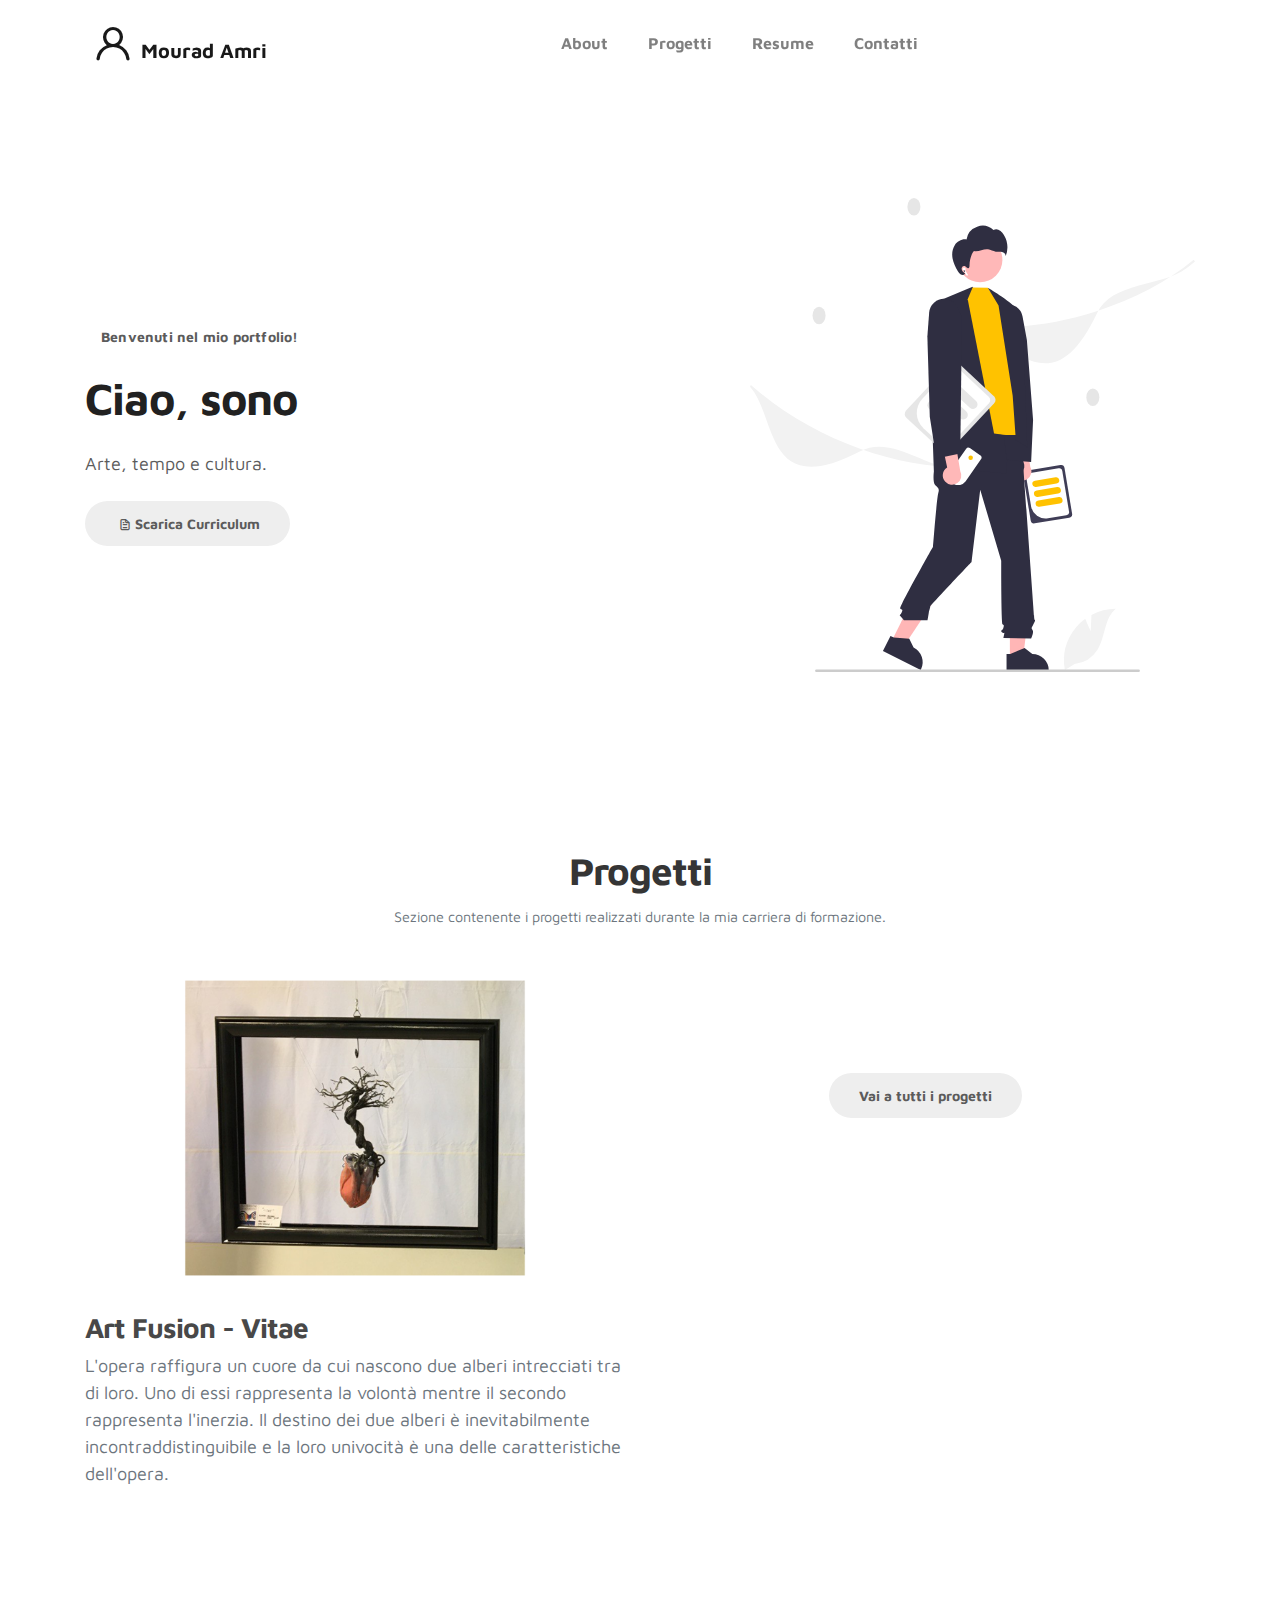
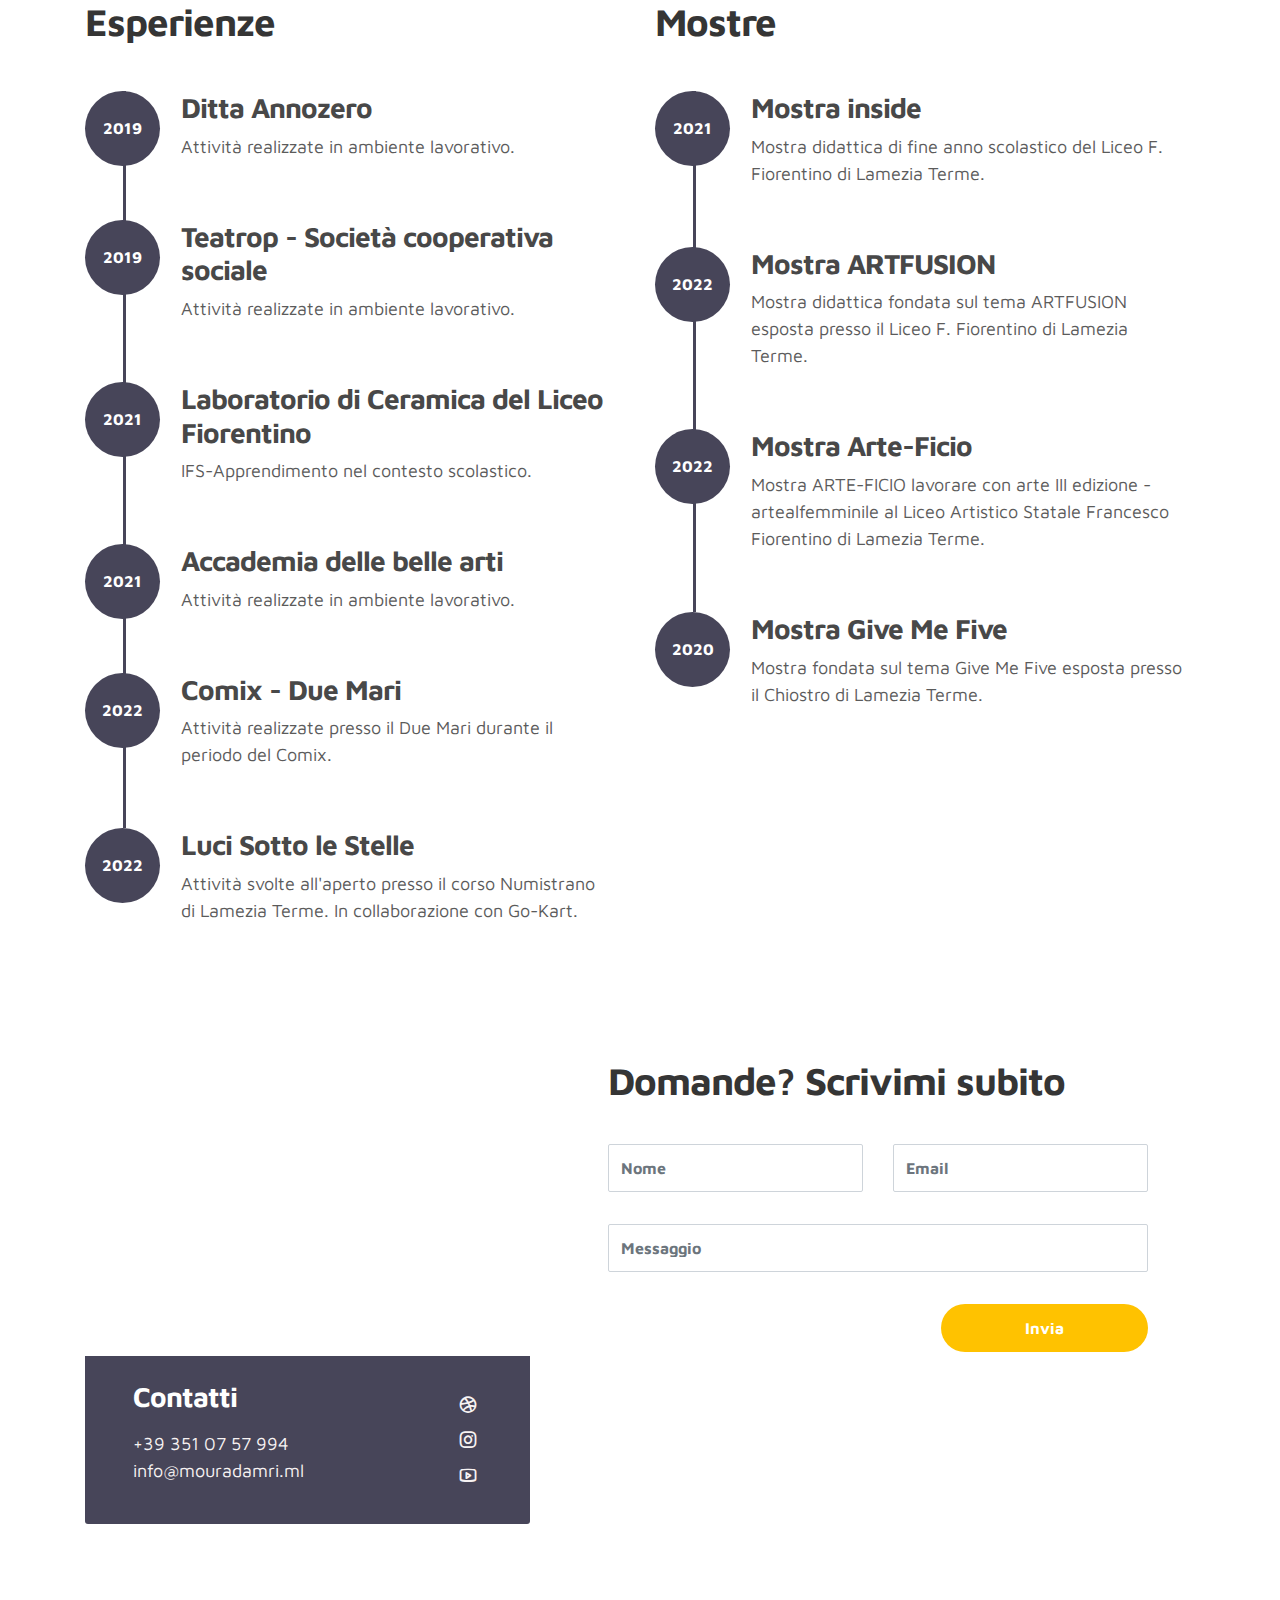
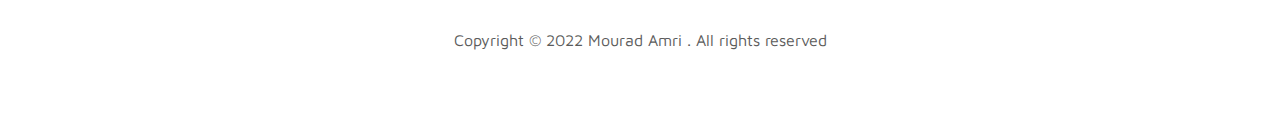
<file: index.html>
<!doctype html>
<html lang="en">

<head>
  <meta charset="utf-8">
  <meta name="viewport" content="width=device-width, initial-scale=1, shrink-to-fit=no">
  <meta name="description" content="">
  <meta name="author" content="">

  <title>E-Portfolio - Mourad Amri</title>

  <link rel="stylesheet" href="css/bootstrap.min.css">
  <link rel="stylesheet" href="css/main.css">
  <link rel="stylesheet" href="css/unicons.css">
  <link rel="stylesheet" href="css/owl.carousel.min.css">
  <link rel="stylesheet" href="css/owl.theme.default.min.css">

  <!-- MAIN STYLE -->
  <link rel="stylesheet" href="css/tooplate-style.css">

  <!--

-->
</head>

<body>

  <!-- MENU -->
  <nav class="navbar navbar-expand-sm navbar-light">
    <div class="container">
      <a class="navbar-brand" href="/"><i class='uil uil-user'></i>Mourad Amri</a>

      <button class="navbar-toggler" type="button" data-toggle="collapse" data-target="#navbarNav"
        aria-controls="navbarNav" aria-expanded="false" aria-label="Toggle navigation">
        <span class="navbar-toggler-icon"></span>
        <span class="navbar-toggler-icon"></span>
        <span class="navbar-toggler-icon"></span>
      </button>

      <div class="collapse navbar-collapse" id="navbarNav">
        <ul class="navbar-nav mx-auto">
          <li class="nav-item">
            <a href="/#about" class="nav-link"><span data-hover="About">About</span></a>
          </li>
          <li class="nav-item">
            <a href="/#projects" class="nav-link"><span data-hover="Progetti">Progetti</span></a>
          </li>
          <li class="nav-item">
            <a href="/#resume" class="nav-link"><span data-hover="Resume">Resume</span></a>
          </li>
          <li class="nav-item">
            <a href="/#contact" class="nav-link"><span data-hover="Contatti">Contatti</span></a>
          </li>
        </ul>
      </div>
    </div>
  </nav>

  <!-- ABOUT -->
  <section class="about full-screen d-lg-flex justify-content-center align-items-center" id="about">
    <div class="container">
      <div class="row">

        <div class="col-lg-7 col-md-12 col-12 d-flex align-items-center">
          <div class="about-text">
            <small class="small-text">Benvenuti <span class="mobile-block">nel mio portfolio!</span></small>
            <h1 class="animated animated-text">
              <span class="mr-2">Ciao, sono</span>
              <div class="animated-info">
                <span class="animated-item">Mourad</span>
                <span class="animated-item">un Artista</span>
                <span class="animated-item">un Attore</span>
              </div>
            </h1>

            <p>Arte, tempo e cultura.</p>

            <div class="custom-btn-group mt-4">
              <a href="files/Curriculum.pdf" download="Curriculum.pdf" class="btn mr-lg-2 custom-btn"><i
                  class='uil uil-file-alt'></i>Scarica Curriculum</a>
            </div>
          </div>
        </div>

        <div class="col-lg-5 col-md-12 col-12">
          <div class="about-image svg">
            <img src="images/undraw/undraw_software_engineer_lvl5.svg" class="img-fluid" alt="svg image">
          </div>
        </div>

      </div>
    </div>
  </section>


  <!-- PROJECTS -->
  <section class="projects py-5" id="projects">
    <div class="container">
        <div class="row">
          <!-- Section Title -->
            <div class="col-lg-11 text-center mx-auto col-12">
                <div class="col-lg-8 mx-auto">
                    <h2>Progetti</h2>
                </div>
                <div class="col-lg-12 mx-auto">
                    <p class="text-muted">
                        <small>
                            Sezione contenente i progetti realizzati durante la mia carriera di formazione.
                        </small>
                    </p>
                </div>
            </div>
          <!-- items -->
            <div class="col-lg-12 mx-auto">
                <div class="row">
                    <div class="col-lg-6 col-md-6 col-12">
                        <div class="project-item">
                          <div class="project-item-image">
                            <img src="images/project/operavitae.png" class="img-fluid" alt="project-1">
                          </div>
                            <div class="project-item-title">
                                <h3>Art Fusion - Vitae</h3>
                            </div>
                            <div class="project-item-description">
                                <p class="text-muted">
                                    L'opera raffigura un cuore da cui nascono due alberi intrecciati 
                                    tra di loro. Uno di essi rappresenta la volontà mentre il secondo rappresenta l'inerzia.
                                    Il destino dei due alberi è inevitabilmente incontraddistinguibile 
                                    e la loro univocità è una delle caratteristiche dell'opera.
                                </p>
                            </div>
                        </div>
                    </div>
                    <div class="col-lg-6 col-md-6 col-12">
                      <div class="text-center center">
                        <div class="col-lg-8 mx-auto">
                          <a href="/projects/" class="btn custom-btn">Vai a tutti i progetti</a>
                      </div> 
                      </div>
                    </div>
                </div>
            </div>
              
            <!-- Centered text with redirect link to all projects -->


        </div>        
    </div>
</section>

  <!-- FEATURES -->
  <section class="resume py-5 d-lg-flex justify-content-center align-items-center" id="resume">
    <div class="container">
      <div class="row">

        <div class="col-lg-6 col-12">
          <h2 class="mb-4">Esperienze</h2>

          <div class="timeline">
            <div class="timeline-wrapper">
              <div class="timeline-yr">
                <span>2019</span>
              </div>
              <div class="timeline-info">
                <h3><span>Ditta Annozero</span></h3>
                <p>Attività realizzate in ambiente lavorativo.</p>
              </div>
            </div>

            <div class="timeline-wrapper">
              <div class="timeline-yr">
                <span>2019</span>
              </div>
              <div class="timeline-info">
                <h3><span>Teatrop - Società cooperativa sociale</span></h3>
                <p>Attività realizzate in ambiente lavorativo.</p>
              </div>
            </div>

            <div class="timeline-wrapper">
              <div class="timeline-yr">
                <span>2021</span>
              </div>
              <div class="timeline-info">
                <h3><span>Laboratorio di Ceramica del Liceo Fiorentino</h3>
                <p>IFS-Apprendimento nel contesto scolastico.</p>
              </div>
            </div>

            <div class="timeline-wrapper">
              <div class="timeline-yr">
                <span>2021</span>
              </div>
              <div class="timeline-info">
                <h3><span>Accademia delle belle arti</h3>
                <p>Attività realizzate in ambiente lavorativo.</p>
              </div>
            </div>

            <div class="timeline-wrapper">
              <div class="timeline-yr">
                <span>2022</span>
              </div>
              <div class="timeline-info">
                <h3><span>Comix - Due Mari</h3>
                <p>Attività realizzate presso il Due Mari durante il periodo del Comix.</p>
              </div>
            </div>

            <div class="timeline-wrapper">
              <div class="timeline-yr">
                <span>2022</span>
              </div>
              <div class="timeline-info">
                <h3><span>Luci Sotto le Stelle</h3>
                <p>Attività svolte all'aperto presso il corso Numistrano di Lamezia Terme. In collaborazione con Go-Kart.</p>
              </div>
            </div>

      
          </div>
        </div>

        <div class="col-lg-6 col-12">
          <h2 class="mb-4 mobile-mt-2">Mostre</h2>

          <div class="timeline">
            <div class="timeline-wrapper">
              <div class="timeline-yr">
                <span>2021</span>
              </div>
              <div class="timeline-info">
                <h3><span>Mostra inside</span></h3>
                <p>Mostra didattica di fine anno scolastico del Liceo F. Fiorentino di Lamezia Terme.
                </p>
              </div>
            </div>

            <div class="timeline-wrapper">
              <div class="timeline-yr">
                <span>2022</span>
              </div>
              <div class="timeline-info">
                <h3><span>Mostra ARTFUSION</span></h3>
                <p>Mostra didattica fondata sul tema ARTFUSION esposta presso il Liceo F. Fiorentino di Lamezia Terme.
                </p>
              </div>
            </div>

            <div class="timeline-wrapper">
              <div class="timeline-yr">
                <span>2022</span>
              </div>
              <div class="timeline-info">
                <h3><span>Mostra Arte-Ficio</span></h3>
                <p>Mostra ARTE-FICIO lavorare con arte III edizione - artealfemminile al Liceo Artistico Statale
                  Francesco Fiorentino di Lamezia Terme.</p>
              </div>
            </div>

            <div class="timeline-wrapper">
              <div class="timeline-yr">
                <span>2020</span>
              </div>
              <div class="timeline-info">
                <h3><span>Mostra Give Me Five</span></h3>
                <p>Mostra fondata sul tema Give Me Five esposta presso il Chiostro di Lamezia Terme.</p>
              </div>
            </div>

          </div>
        </div>

      </div>
    </div>
  </section>

  <!-- CONTACT -->
  <section class="contact py-5" id="contact">
    <div class="container">
      <div class="row">

        <div class="col-lg-5 mr-lg-5 col-12">
          <div class="google-map w-100">
            <iframe
              src="https://www.google.com/maps/embed?pb=!1m18!1m12!1m3!1d3102.3510798134503!2d16.319656514675952!3d38.96165075076049!2m3!1f0!2f0!3f0!3m2!1i1024!2i768!4f13.1!3m3!1m2!1s0x133fe516169f0c9f%3A0x6839b8905f25ad29!2sVia%20S.%20Fermo%2C%2033%2C%2088046%20Lamezia%20Terme%20CZ%2C%20Italia!5e0!3m2!1sit!2smm!4v1653985968309!5m2!1sit!2smm"
              width="400" height="300" frameborder="0" style="border:0" allowfullscreen></iframe>
          </div>

          <div class="contact-info d-flex justify-content-between align-items-center py-4 px-lg-5">
            <div class="contact-info-item">
              <h3 class="mb-3 text-white">Contatti</h3>
              <p class="footer-text mb-0">+39 351 07 57 994</p>
              <p><a href="mailto:moradamri20@outlook.it">info@mouradamri.ml</a></p>
            </div>

            <ul class="social-links">
              <li><a href="#" class="uil uil-dribbble" data-toggle="tooltip" data-placement="left" title="Dribbble"></a>
              </li>
              <li><a href="https://instagram.com/daromorad" class="uil uil-instagram" data-toggle="tooltip"
                  data-placement="left" title="Instagram"></a></li>
              <li><a href="https://youtube.com/" class="uil uil-youtube" data-toggle="tooltip" data-placement="left"
                  title="Youtube"></a></li>
            </ul>
          </div>
        </div>

        <div class="col-lg-6 col-12">
          <div class="contact-form">
            <h2 class="mb-4">Domande? Scrivimi subito</h2>

            <form action="https://formsubmit.co/7c7373933461614b4cfc06236b86b95b" method="POST">
              <div class="row">

                <input type="hidden" name="_next" value="https://mouradamri.ml/thanks">
                <input type="hidden" name="_subject" value="Nuovo messaggio da Portfolio!">
                <input type="hidden" name="_captcha" value="false">
                <input type="hidden" name="_template" value="box">


                <div class="col-lg-6 col-12">
                  <input type="text" class="form-control" name="name" required placeholder="Nome" id="name">
                </div>

                <div class="col-lg-6 col-12">
                  <input type="email" class="form-control" name="email" required placeholder="Email" id="email">
                </div>

                <div class="col-12">
                  <input type="text" name="message" rows="6" class="form-control" required id="message"
                    placeholder="Messaggio">
                </div>

                <div class="ml-lg-auto col-lg-5 col-12">
                  <input type="submit" class="form-control submit-btn" value="Invia">
                </div>
              </div>
            </form>

          </div>
        </div>

      </div>
    </div>
  </section>

  <!-- FOOTER -->
  <footer class="footer py-5">
    <div class="container">
      <div class="row">

        <div class="col-lg-12 col-12">
          <p class="copyright-text text-center">Copyright &copy; 2022 Mourad Amri . All rights reserved</p>
        </div>

      </div>
    </div>
  </footer>

  <script src="js/jquery-3.3.1.min.js"></script>
  <script src="js/popper.min.js"></script>
  <script src="js/bootstrap.min.js"></script>
  <script src="js/Headroom.js"></script>
  <script src="js/jQuery.headroom.js"></script>
  <script src="js/owl.carousel.min.js"></script>
  <script src="js/smoothscroll.js"></script>
  <script src="js/custom.js"></script>

</body>

</html>
</file>
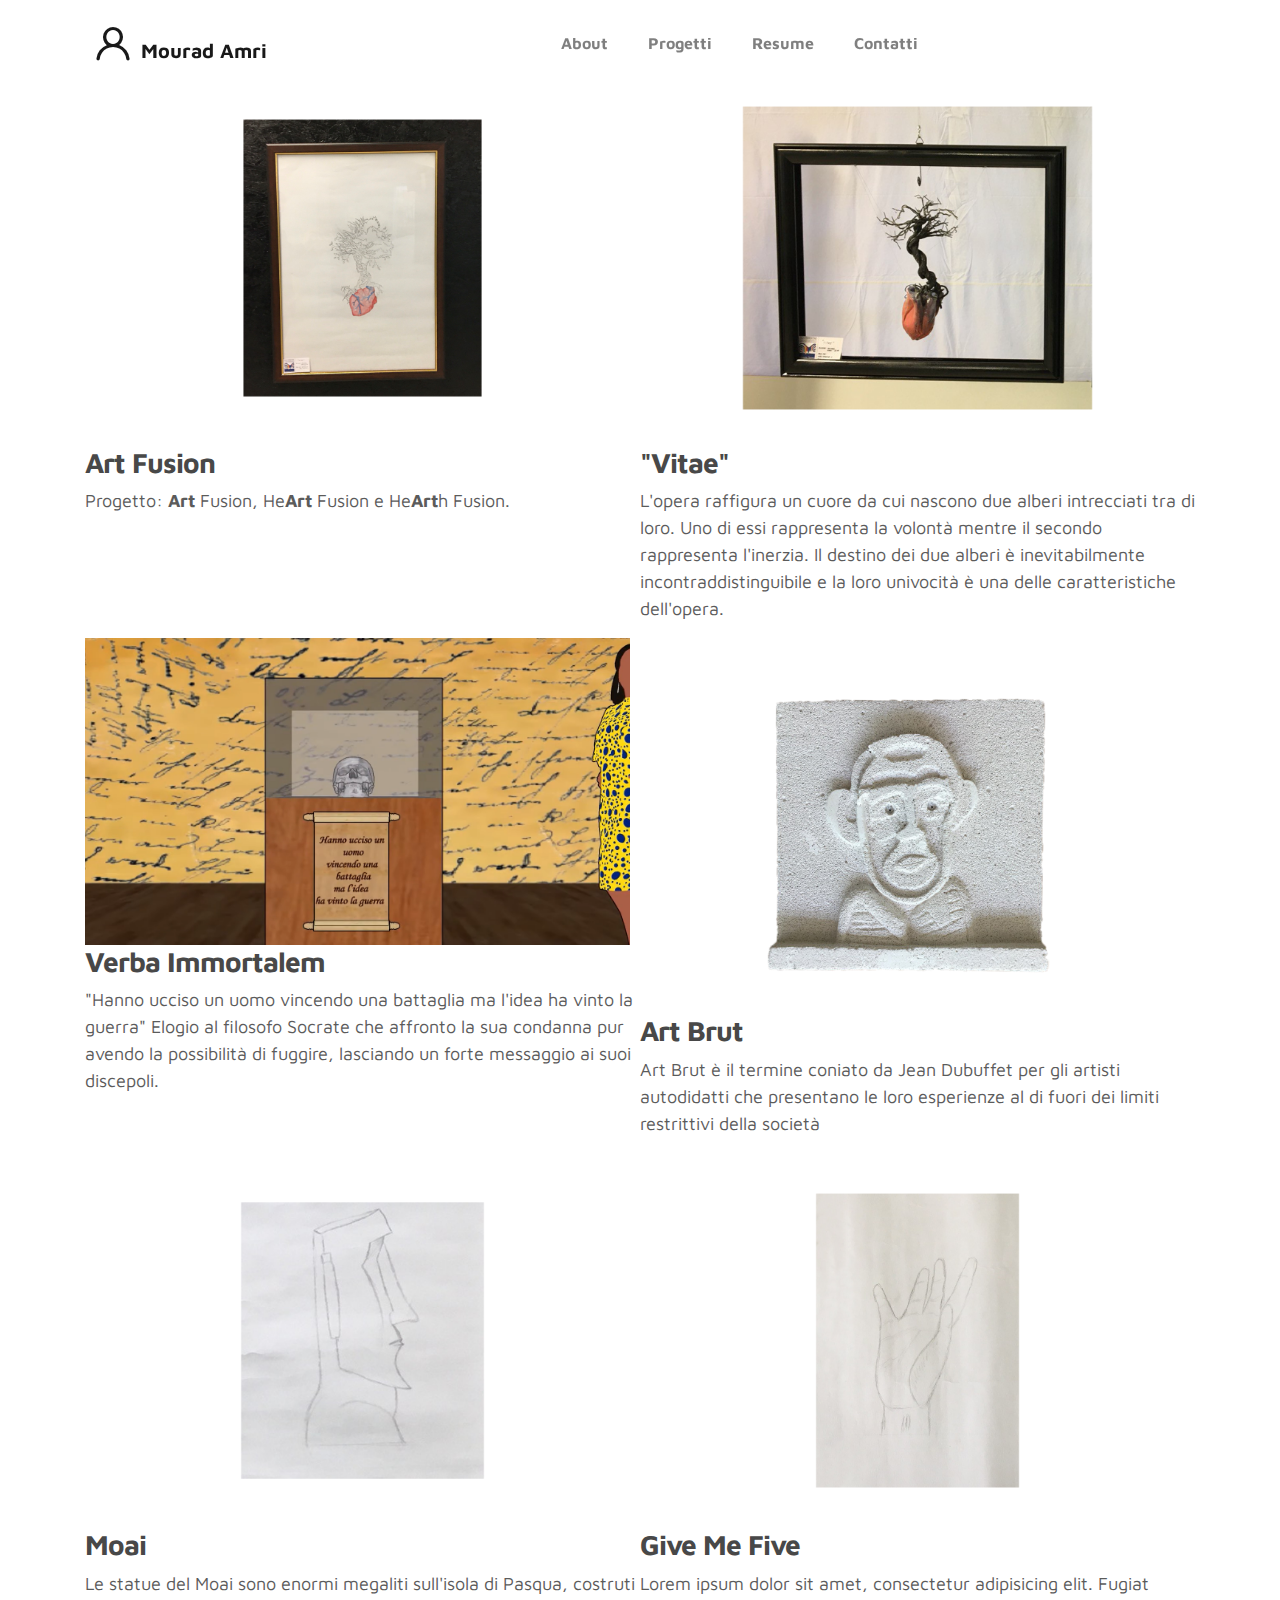
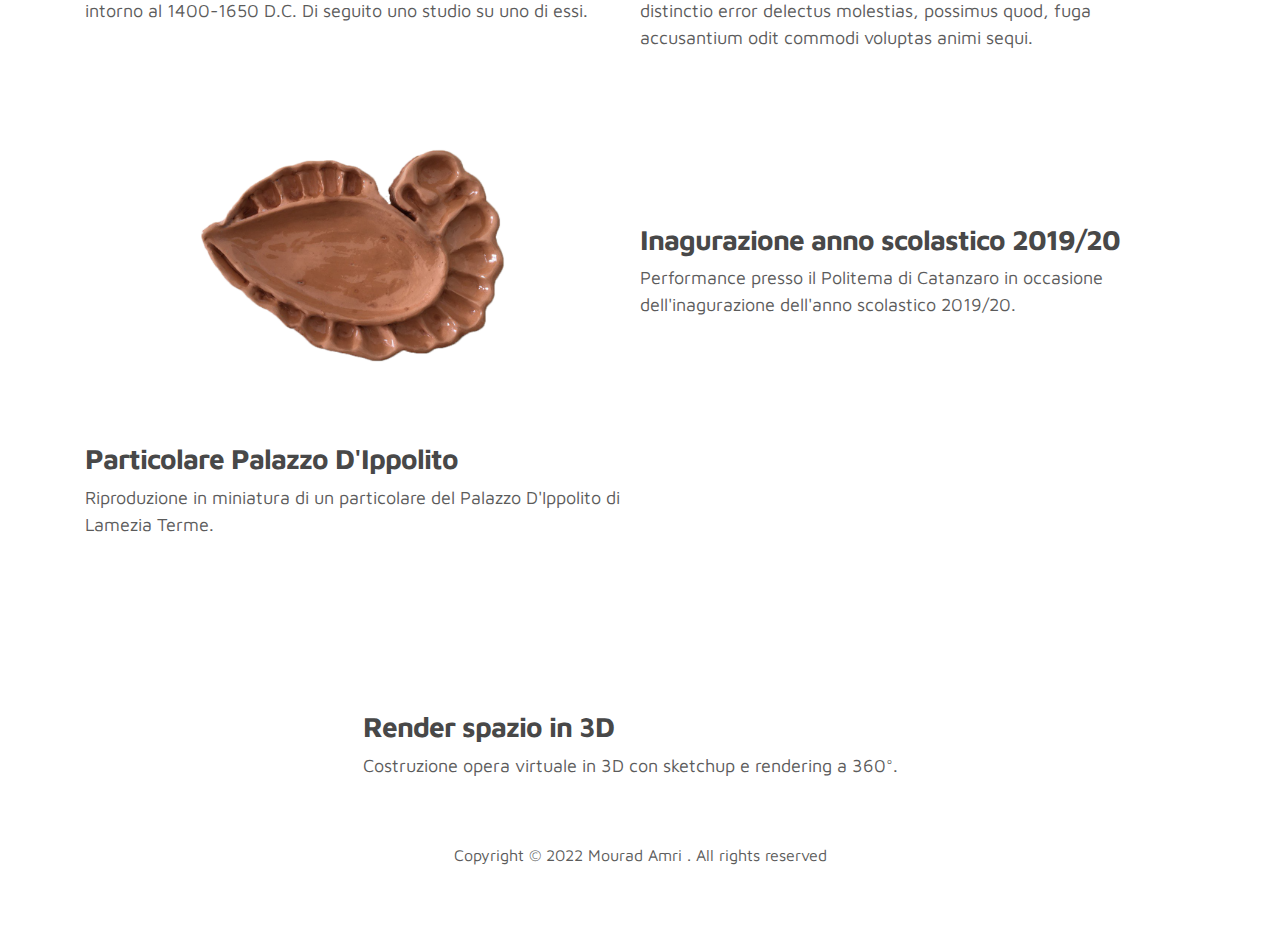
<file: projects/index.html>
<!doctype html>
<html lang="en">
  <head>
    <meta charset="utf-8">
    <meta name="viewport" content="width=device-width, initial-scale=1, shrink-to-fit=no">
    <meta name="description" content="">
    <meta name="author" content="">
    <title>E-Portfolio - Mourad Amri</title>
    <link rel="stylesheet" href="css/bootstrap.min.css">
    <link rel="stylesheet" href="css/unicons.css">
    <link rel="stylesheet" href="css/owl.carousel.min.css">
    <link rel="stylesheet" href="css/owl.theme.default.min.css">

    <!-- MAIN STYLE -->
    <link rel="stylesheet" href="css/tooplate-style.css">
    
<!--

-->
  </head>
  <body>

  <!-- MENU -->
  <nav class="navbar navbar-expand-sm navbar-light">
    <div class="container">
      <a class="navbar-brand" href="/"><i class='uil uil-user'></i>Mourad Amri</a>

      <button class="navbar-toggler" type="button" data-toggle="collapse" data-target="#navbarNav"
        aria-controls="navbarNav" aria-expanded="false" aria-label="Toggle navigation">
        <span class="navbar-toggler-icon"></span>
        <span class="navbar-toggler-icon"></span>
        <span class="navbar-toggler-icon"></span>
      </button>

      <div class="collapse navbar-collapse" id="navbarNav">
        <ul class="navbar-nav mx-auto">
          <li class="nav-item">
            <a href="/#about" class="nav-link"><span data-hover="About">About</span></a>
          </li>
          <li class="nav-item">
            <a href="/#projects" class="nav-link"><span data-hover="Progetti">Progetti</span></a>
          </li>
          <li class="nav-item">
            <a href="/#resume" class="nav-link"><span data-hover="Resume">Resume</span></a>
          </li>
          <li class="nav-item">
            <a href="/#contact" class="nav-link"><span data-hover="Contatti">Contatti</span></a>
          </li>
        </ul>
      </div>
    </div>
  </nav>
    <!-- Projects -->
    <section class="projects-section" id="project">
        <div class="container">
            <div class="row justify-content-center no-gutters">
                <div class="col-lg-6">
                    <div class="project-item">
                        <img src="images/project/disegnovitae.png" class="img-fluid" alt="">
                        <div class="project-item-content">
                            <h3 class="project-item-title">Art Fusion</h3>
                            <div class="project-item-text">
                                <p>Progetto: <b>Art</b> Fusion, He<b>Art</b> Fusion e He<b>Art</b>h Fusion. </p>
                                
                            </div>
                        </div>
                    </div>
                </div>
                

                
                <div class="col-lg-6">
                    <div class="project-item">
                        <img src="images/project/operavitae.png" class="img-fluid" alt="">
                        <div class="project-item-content">
                            <h3 class="project-item-title">"Vitae"</h3>
                            <div class="project-item-text">
                                <p>L'opera raffigura un cuore da cui nascono due alberi intrecciati 
                                    tra di loro. Uno di essi rappresenta la volontà mentre il secondo rappresenta l'inerzia.
                                     Il destino dei due alberi è inevitabilmente incontraddistinguibile 
                                        e la loro univocità è una delle caratteristiche dell'opera.
                                    </p>
                            </div>
                        </div>
                    </div>
                </div>
                                
                <div class="col-lg-6">
                    <div class="project-item">
                        <img src="images/project/verbaimmortalem.png"  height="302" width="545" class="img-fluid" alt="">
                        <div class="project-item-content">
                            <h3 class="project-item-title">Verba Immortalem</h3>
                            <div class="project-item-text">
                                <p>"Hanno ucciso un uomo vincendo una battaglia ma l'idea ha vinto la guerra" Elogio al filosofo Socrate che affronto la sua condanna pur avendo la possibilità di fuggire, lasciando un forte messaggio ai suoi discepoli.</p>
                            </div>
                        </div>
                    </div>
                </div>
                                
                <div class="col-lg-6">
                    <div class="project-item">
                        <img src="images/project/operaartbrut.png" class="img-fluid" alt="">
                        <div class="project-item-content">
                            <h3 class="project-item-title">Art Brut</h3>
                            <div class="project-item-text">
                                <p>Art Brut è il termine coniato da Jean Dubuffet per gli artisti autodidatti che presentano le loro esperienze al di fuori dei limiti restrittivi della società<div class=""></div></p>
                            </div>
                        </div>
                    </div>
                </div>

                                                                
                <div class="col-lg-6">
                    <div class="project-item">
                        <img src="images/project/disegnomoai.png" class="img-fluid" alt="">
                        <div class="project-item-content">
                            <h3 class="project-item-title">Moai</h3>
                            <div class="project-item-text">
                                <p>Le statue del Moai sono enormi megaliti sull'isola di Pasqua, costruti intorno al 1400-1650 D.C. Di seguito uno studio su uno di essi.</p>
                            </div>
                        </div>
                    </div>
                </div>
                
                <div class="col-lg-6">
                    <div class="project-item">
                        <img src="images/project/disegnogivemefive.png" class="img-fluid" alt="">
                        <div class="project-item-content">
                            <h3 class="project-item-title">Give Me Five</h3>
                            <div class="project-item-text">
                                <p>Lorem ipsum dolor sit amet, consectetur adipisicing elit.
                                    Fugiat distinctio error delectus molestias, possimus quod, fuga accusantium odit commodi
                                    voluptas animi sequi.</p>
                            </div>
                        </div>
                    </div>
                </div>

                <div class="col-lg-6">
                    <div class="project-item">
                        <img src="images/project/operaconchiglia.png" class="img-fluid" alt="">
                        <div class="project-item-content">
                            <h3 class="project-item-title">Particolare Palazzo D'Ippolito</h3>
                            <div class="project-item-text">
                                <p>Riproduzione in miniatura di un particolare del Palazzo D'Ippolito di Lamezia Terme.</p>
                            </div>
                        </div>
                    </div>
                </div>

                <div class="col-lg-6">
                    <div class="project-item">
                            <iframe width=100% height=auto src="https://www.youtube.com/embed/l7ej46-_-OU" title="YouTube video player" frameborder="0" allow="accelerometer; autoplay; clipboard-write; encrypted-media; gyroscope; picture-in-picture" allowfullscreen></iframe>
                        <div class="project-item-content">
                            <h3 class="project-item-title">Inagurazione anno scolastico 2019/20</h3>
                            <div class="project-item-text">
                                <p>Performance presso il Politema di Catanzaro in occasione dell'inagurazione dell'anno scolastico 2019/20.</p>
                            </div>
                        </div>
                    </div>
                </div>

                <div class="col-lg-6">
                    <div class="project-item">
                        <!-- <img src="images/project/operavitae.png" class="img-fluid" alt=""> -->

                        <iframe src="https://streamable.com/e/fbiuei" width=auto height=auto frameborder="0" allowfullscreen></iframe>

                        <div class="project-item-content">
                            <h3 class="project-item-title">Render spazio in 3D</h3>
                            <div class="project-item-text">
                                <p>Costruzione opera virtuale in 3D con sketchup e rendering a 360°.</p>
                            </div>
                        </div>
                    </div>
                </div>


            </div>
        </div>
    </section>

    <!-- FOOTER -->
     <footer class="footer py-5">
          <div class="container">
               <div class="row">

                    <div class="col-lg-12 col-12">                                
                        <p class="copyright-text text-center">Copyright &copy; 2022 Mourad Amri . All rights reserved</p>
                    </div>
                    
               </div>
          </div>
     </footer>

    <script src="js/jquery-3.3.1.min.js"></script>
    <script src="js/popper.min.js"></script>
    <script src="js/bootstrap.min.js"></script>
    <script src="js/Headroom.js"></script>
    <script src="js/jQuery.headroom.js"></script>
    <script src="js/owl.carousel.min.js"></script>
    <script src="js/smoothscroll.js"></script>
    <script src="js/custom.js"></script>

  </body>
</html>
</file>
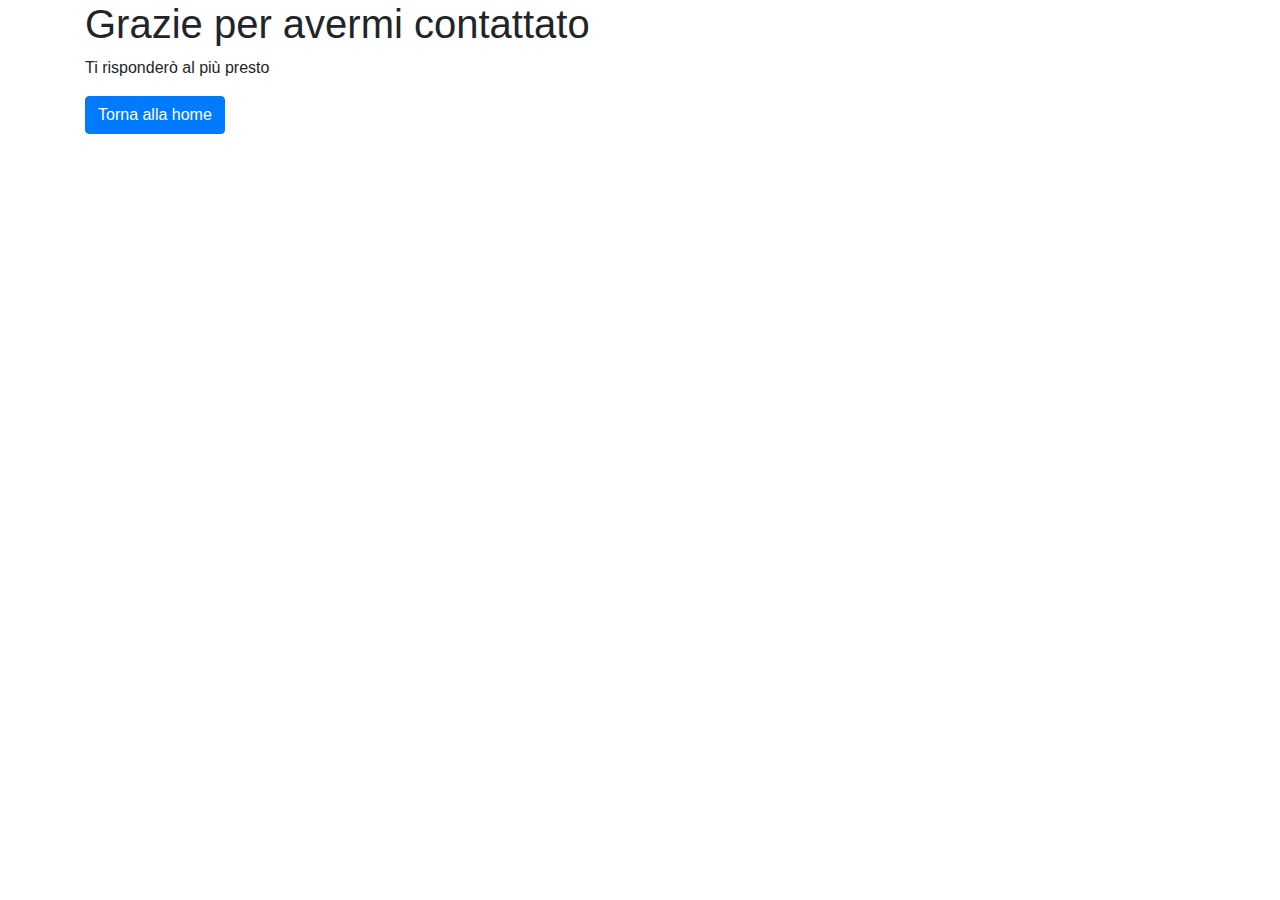
<file: thanks/index.html>
<!DOCTYPE html>
<html lang="en">
    <head>
        <title>E-Portfolio - Mourad Amri</title>
        <meta charset="UTF-8">
        <meta name="viewport" content="width=device-width, initial-scale=1">
        <link href="../css/bootstrap.min.css" rel="stylesheet">
    </head>
    <body>
        <!-- Ringraziamenti per aver mandato un messaggio -->
        <div class="container">
            <div class="row">
                <div class="col-md-12">
                    <h1>Grazie per avermi contattato</h1>
                    <p>Ti risponderò al più presto</p>
                </div>
            </div>
        </div>

        <!-- Press here to go back to home-->
        <div class="container">
            <div class="row">
                <div class="col-md-12">
                    <a href="/" class="btn btn-primary">Torna alla home</a>
                </div>
            </div>
        </div>
    </body>
</html>
</file>
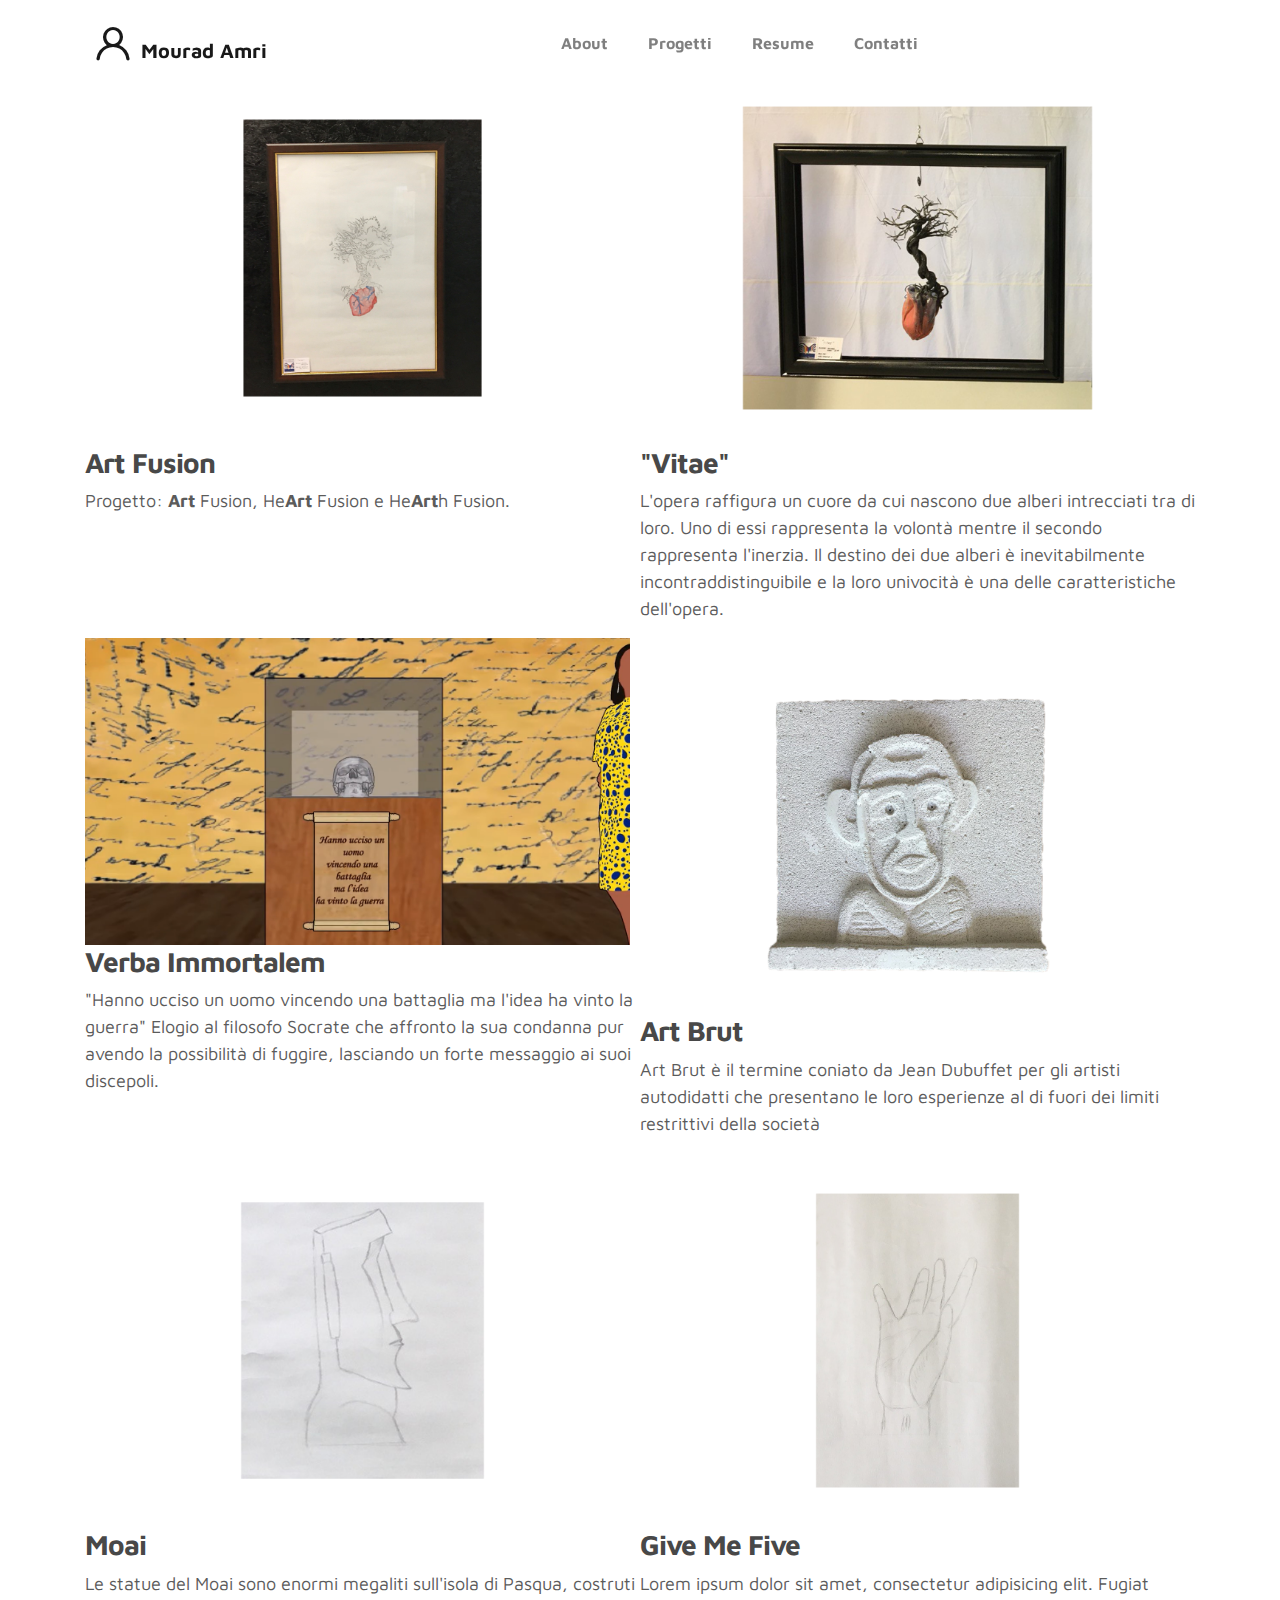
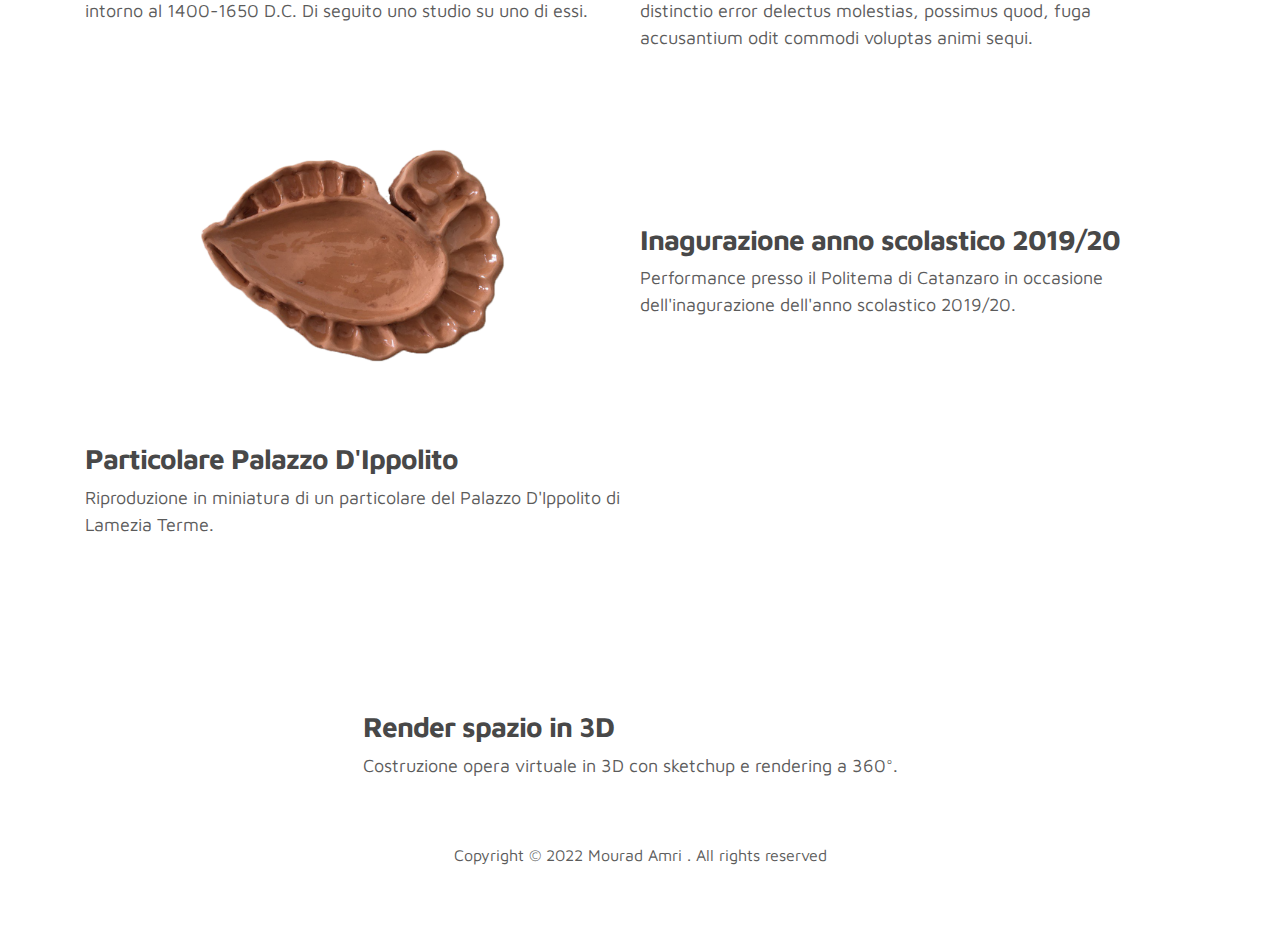
<file: projects.html>
<!doctype html>
<html lang="en">
  <head>
    <meta charset="utf-8">
    <meta name="viewport" content="width=device-width, initial-scale=1, shrink-to-fit=no">
    <meta name="description" content="">
    <meta name="author" content="">

    <title>E-Portfolio</title>

    <link rel="stylesheet" href="css/bootstrap.min.css">
    <link rel="stylesheet" href="css/unicons.css">
    <link rel="stylesheet" href="css/owl.carousel.min.css">
    <link rel="stylesheet" href="css/owl.theme.default.min.css">

    <!-- MAIN STYLE -->
    <link rel="stylesheet" href="css/tooplate-style.css">
    
<!--

-->
  </head>
  <body>

  <!-- MENU -->
  <nav class="navbar navbar-expand-sm navbar-light">
    <div class="container">
      <a class="navbar-brand" href="/home/"><i class='uil uil-user'></i>Mourad Amri</a>

      <button class="navbar-toggler" type="button" data-toggle="collapse" data-target="#navbarNav"
        aria-controls="navbarNav" aria-expanded="false" aria-label="Toggle navigation">
        <span class="navbar-toggler-icon"></span>
        <span class="navbar-toggler-icon"></span>
        <span class="navbar-toggler-icon"></span>
      </button>

      <div class="collapse navbar-collapse" id="navbarNav">
        <ul class="navbar-nav mx-auto">
          <li class="nav-item">
            <a href="/home/#about" class="nav-link"><span data-hover="About">About</span></a>
          </li>
          <li class="nav-item">
            <a href="/home/#projects" class="nav-link"><span data-hover="Progetti">Progetti</span></a>
          </li>
          <li class="nav-item">
            <a href="/home/#resume" class="nav-link"><span data-hover="Resume">Resume</span></a>
          </li>
          <li class="nav-item">
            <a href="/home/#contact" class="nav-link"><span data-hover="Contatti">Contatti</span></a>
          </li>
        </ul>
      </div>
    </div>
  </nav>

    <!-- Projects -->
    <section class="projects-section" id="project">
        <div class="container">
            <div class="row justify-content-center no-gutters">
                <div class="col-lg-6">
                    <div class="project-item">
                        <img src="images/project/disegnovitae.png" class="img-fluid" alt="">
                        <div class="project-item-content">
                            <h3 class="project-item-title">Art Fusion</h3>
                            <div class="project-item-text">
                                <p>Progetto: <b>Art</b> Fusion, He<b>Art</b> Fusion e He<b>Art</b>h Fusion. </p>
                                
                            </div>
                        </div>
                    </div>
                </div>
                

                
                <div class="col-lg-6">
                    <div class="project-item">
                        <img src="images/project/operavitae.png" class="img-fluid" alt="">
                        <div class="project-item-content">
                            <h3 class="project-item-title">"Vitae"</h3>
                            <div class="project-item-text">
                                <p>L'opera raffigura un cuore da cui nascono due alberi intrecciati 
                                    tra di loro. Uno di essi rappresenta la volontà mentre il secondo rappresenta l'inerzia.
                                     Il destino dei due alberi è inevitabilmente incontraddistinguibile 
                                        e la loro univocità è una delle caratteristiche dell'opera.
                                    </p>
                            </div>
                        </div>
                    </div>
                </div>
                                
                <div class="col-lg-6">
                    <div class="project-item">
                        <img src="images/project/verbaimmortalem.png"  height="302" width="545" class="img-fluid" alt="">
                        <div class="project-item-content">
                            <h3 class="project-item-title">Verba Immortalem</h3>
                            <div class="project-item-text">
                                <p>"Hanno ucciso un uomo vincendo una battaglia ma l'idea ha vinto la guerra" Elogio al filosofo Socrate che affronto la sua condanna pur avendo la possibilità di fuggire, lasciando un forte messaggio ai suoi discepoli.</p>
                            </div>
                        </div>
                    </div>
                </div>
                                
                <div class="col-lg-6">
                    <div class="project-item">
                        <img src="images/project/operaartbrut.png" class="img-fluid" alt="">
                        <div class="project-item-content">
                            <h3 class="project-item-title">Art Brut</h3>
                            <div class="project-item-text">
                                <p>Art Brut è il termine coniato da Jean Dubuffet per gli artisti autodidatti che presentano le loro esperienze al di fuori dei limiti restrittivi della società<div class=""></div></p>
                            </div>
                        </div>
                    </div>
                </div>

                                                                
                <div class="col-lg-6">
                    <div class="project-item">
                        <img src="images/project/disegnomoai.png" class="img-fluid" alt="">
                        <div class="project-item-content">
                            <h3 class="project-item-title">Moai</h3>
                            <div class="project-item-text">
                                <p>Le statue del Moai sono enormi megaliti sull'isola di Pasqua, costruti intorno al 1400-1650 D.C. Di seguito uno studio su uno di essi.</p>
                            </div>
                        </div>
                    </div>
                </div>
                
                <div class="col-lg-6">
                    <div class="project-item">
                        <img src="images/project/disegnogivemefive.png" class="img-fluid" alt="">
                        <div class="project-item-content">
                            <h3 class="project-item-title">Give Me Five</h3>
                            <div class="project-item-text">
                                <p>Lorem ipsum dolor sit amet, consectetur adipisicing elit.
                                    Fugiat distinctio error delectus molestias, possimus quod, fuga accusantium odit commodi
                                    voluptas animi sequi.</p>
                            </div>
                        </div>
                    </div>
                </div>

                <div class="col-lg-6">
                    <div class="project-item">
                        <img src="images/project/operaconchiglia.png" class="img-fluid" alt="">
                        <div class="project-item-content">
                            <h3 class="project-item-title">Particolare Palazzo D'Ippolito</h3>
                            <div class="project-item-text">
                                <p>Riproduzione in miniatura di un particolare del Palazzo D'Ippolito di Lamezia Terme.</p>
                            </div>
                        </div>
                    </div>
                </div>

                <div class="col-lg-6">
                    <div class="project-item">
                            <iframe width=100% height=auto src="https://www.youtube.com/embed/l7ej46-_-OU" title="YouTube video player" frameborder="0" allow="accelerometer; autoplay; clipboard-write; encrypted-media; gyroscope; picture-in-picture" allowfullscreen></iframe>
                        <div class="project-item-content">
                            <h3 class="project-item-title">Inagurazione anno scolastico 2019/20</h3>
                            <div class="project-item-text">
                                <p>Performance presso il Politema di Catanzaro in occasione dell'inagurazione dell'anno scolastico 2019/20.</p>
                            </div>
                        </div>
                    </div>
                </div>

                <div class="col-lg-6">
                    <div class="project-item">
                        <!-- <img src="images/project/operavitae.png" class="img-fluid" alt=""> -->

                        <iframe src="https://streamable.com/e/fbiuei" width=auto height=auto frameborder="0" allowfullscreen></iframe>

                        <div class="project-item-content">
                            <h3 class="project-item-title">Render spazio in 3D</h3>
                            <div class="project-item-text">
                                <p>Costruzione opera virtuale in 3D con sketchup e rendering a 360°.</p>
                            </div>
                        </div>
                    </div>
                </div>


            </div>
        </div>
    </section>

    <!-- FOOTER -->
     <footer class="footer py-5">
          <div class="container">
               <div class="row">

                    <div class="col-lg-12 col-12">                                
                        <p class="copyright-text text-center">Copyright &copy; 2022 Mourad Amri . All rights reserved</p>
                    </div>
                    
               </div>
          </div>
     </footer>

    <script src="js/jquery-3.3.1.min.js"></script>
    <script src="js/popper.min.js"></script>
    <script src="js/bootstrap.min.js"></script>
    <script src="js/Headroom.js"></script>
    <script src="js/jQuery.headroom.js"></script>
    <script src="js/owl.carousel.min.js"></script>
    <script src="js/smoothscroll.js"></script>
    <script src="js/custom.js"></script>

  </body>
</html>
</file>
<file: css/main.css>
.center {
  display: flex;
  justify-content: center;
  align-items: center;
  height: 300px;
}
</file>
<file: css/unicons.css>
@font-face {
  font-family: 'unicons';
  src: url('../font/unicons.eot?42479262');
  src: url('../font/unicons.eot?42479262#iefix') format('embedded-opentype'),
       url('../font/unicons.woff2?42479262') format('woff2'),
       url('../font/unicons.woff?42479262') format('woff'),
       url('../font/unicons.ttf?42479262') format('truetype'),
       url('../font/unicons.svg?42479262#unicons') format('svg');
  font-weight: normal;
  font-style: normal;
}
/* Chrome hack: SVG is rendered more smooth in Windozze. 100% magic, uncomment if you need it. */
/* Note, that will break hinting! In other OS-es font will be not as sharp as it could be */
/*
@media screen and (-webkit-min-device-pixel-ratio:0) {
  @font-face {
    font-family: 'unicons';
    src: url('../font/unicons.svg?42479262#unicons') format('svg');
  }
}
*/
 
 [class^="uil-"]:before, [class*=" uil-"]:before {
  font-family: "unicons";
  font-style: normal;
  font-weight: normal;
  speak: none;
 
  display: inline-block;
  text-decoration: inherit;
  width: 1em;
  margin-right: .2em;
  text-align: center;
  /* opacity: .8; */
 
  /* For safety - reset parent styles, that can break glyph codes*/
  font-variant: normal;
  text-transform: none;
 
  /* fix buttons height, for twitter bootstrap */
  line-height: 1em;
 
  /* Animation center compensation - margins should be symmetric */
  /* remove if not needed */
  margin-left: .2em;
 
  /* you can be more comfortable with increased icons size */
  /* font-size: 120%; */
 
  /* Font smoothing. That was taken from TWBS */
  -webkit-font-smoothing: antialiased;
  -moz-osx-font-smoothing: grayscale;
 
  /* Uncomment for 3D effect */
  /* text-shadow: 1px 1px 1px rgba(127, 127, 127, 0.3); */
}
 
.uil-abacus:before { content: '\e800'; } /* '' */
.uil-accessible-icon-alt:before { content: '\e801'; } /* '' */
.uil-adjust-alt:before { content: '\e802'; } /* '' */
.uil-adjust-circle:before { content: '\e803'; } /* '' */
.uil-adjust-half:before { content: '\e804'; } /* '' */
.uil-adjust:before { content: '\e805'; } /* '' */
.uil-airplay:before { content: '\e806'; } /* '' */
.uil-align-alt:before { content: '\e807'; } /* '' */
.uil-align-center-alt:before { content: '\e808'; } /* '' */
.uil-align-center-h:before { content: '\e809'; } /* '' */
.uil-align-center-justify:before { content: '\e80a'; } /* '' */
.uil-align-center-v:before { content: '\e80b'; } /* '' */
.uil-align-center:before { content: '\e80c'; } /* '' */
.uil-align-justify:before { content: '\e80d'; } /* '' */
.uil-align-left-justify:before { content: '\e80e'; } /* '' */
.uil-align-left:before { content: '\e80f'; } /* '' */
.uil-align-letter-right:before { content: '\e810'; } /* '' */
.uil-align-right-justify:before { content: '\e811'; } /* '' */
.uil-align-right:before { content: '\e812'; } /* '' */
.uil-align:before { content: '\e813'; } /* '' */
.uil-ambulance:before { content: '\e814'; } /* '' */
.uil-analysis:before { content: '\e815'; } /* '' */
.uil-analytics:before { content: '\e816'; } /* '' */
.uil-anchor:before { content: '\e817'; } /* '' */
.uil-android-phone-slash:before { content: '\e818'; } /* '' */
.uil-angle-double-down:before { content: '\e819'; } /* '' */
.uil-angle-double-left:before { content: '\e81a'; } /* '' */
.uil-angle-double-right:before { content: '\e81b'; } /* '' */
.uil-angle-double-up:before { content: '\e81c'; } /* '' */
.uil-angle-down:before { content: '\e81d'; } /* '' */
.uil-angle-left:before { content: '\e81e'; } /* '' */
.uil-angle-right-b:before { content: '\e81f'; } /* '' */
.uil-angle-right:before { content: '\e820'; } /* '' */
.uil-angle-up:before { content: '\e821'; } /* '' */
.uil-annoyed-alt:before { content: '\e822'; } /* '' */
.uil-annoyed:before { content: '\e823'; } /* '' */
.uil-apps:before { content: '\e824'; } /* '' */
.uil-archive-alt:before { content: '\e825'; } /* '' */
.uil-archive:before { content: '\e826'; } /* '' */
.uil-arrow-break:before { content: '\e827'; } /* '' */
.uil-arrow-circle-down:before { content: '\e828'; } /* '' */
.uil-arrow-circle-left:before { content: '\e829'; } /* '' */
.uil-arrow-circle-right:before { content: '\e82a'; } /* '' */
.uil-arrow-circle-up:before { content: '\e82b'; } /* '' */
.uil-arrow-compress-h:before { content: '\e82c'; } /* '' */
.uil-arrow-down-left:before { content: '\e82d'; } /* '' */
.uil-arrow-down-right:before { content: '\e82e'; } /* '' */
.uil-arrow-down:before { content: '\e82f'; } /* '' */
.uil-arrow-from-right:before { content: '\e830'; } /* '' */
.uil-arrow-from-top:before { content: '\e831'; } /* '' */
.uil-arrow-growth:before { content: '\e832'; } /* '' */
.uil-arrow-left:before { content: '\e833'; } /* '' */
.uil-arrow-random:before { content: '\e834'; } /* '' */
.uil-arrow-resize-diagonal:before { content: '\e835'; } /* '' */
.uil-arrow-right:before { content: '\e836'; } /* '' */
.uil-arrow-to-bottom:before { content: '\e837'; } /* '' */
.uil-arrow-to-right:before { content: '\e838'; } /* '' */
.uil-arrow-up-left:before { content: '\e839'; } /* '' */
.uil-arrow-up-right:before { content: '\e83a'; } /* '' */
.uil-arrow-up:before { content: '\e83b'; } /* '' */
.uil-arrows-h-alt:before { content: '\e83c'; } /* '' */
.uil-arrows-h:before { content: '\e83d'; } /* '' */
.uil-arrows-left-down:before { content: '\e83e'; } /* '' */
.uil-arrows-maximize:before { content: '\e83f'; } /* '' */
.uil-arrows-merge:before { content: '\e840'; } /* '' */
.uil-arrows-resize-h:before { content: '\e841'; } /* '' */
.uil-arrows-resize-v:before { content: '\e842'; } /* '' */
.uil-arrows-resize:before { content: '\e843'; } /* '' */
.uil-arrows-right-down:before { content: '\e844'; } /* '' */
.uil-arrows-shrink-h:before { content: '\e845'; } /* '' */
.uil-arrows-shrink-v:before { content: '\e846'; } /* '' */
.uil-arrows-up-right:before { content: '\e847'; } /* '' */
.uil-arrows-v-alt:before { content: '\e848'; } /* '' */
.uil-arrows-v:before { content: '\e849'; } /* '' */
.uil-at:before { content: '\e84a'; } /* '' */
.uil-atm-card:before { content: '\e84b'; } /* '' */
.uil-atom:before { content: '\e84c'; } /* '' */
.uil-auto-flash:before { content: '\e84d'; } /* '' */
.uil-award-alt:before { content: '\e84e'; } /* '' */
.uil-award:before { content: '\e84f'; } /* '' */
.uil-baby-carriage:before { content: '\e850'; } /* '' */
.uil-backpack:before { content: '\e851'; } /* '' */
.uil-backspace:before { content: '\e852'; } /* '' */
.uil-backward:before { content: '\e853'; } /* '' */
.uil-bag-alt:before { content: '\e854'; } /* '' */
.uil-bag-slash:before { content: '\e855'; } /* '' */
.uil-bag:before { content: '\e856'; } /* '' */
.uil-ball:before { content: '\e857'; } /* '' */
.uil-ban:before { content: '\e858'; } /* '' */
.uil-bars:before { content: '\e859'; } /* '' */
.uil-basketball-hoop:before { content: '\e85a'; } /* '' */
.uil-basketball:before { content: '\e85b'; } /* '' */
.uil-battery-bolt:before { content: '\e85c'; } /* '' */
.uil-battery-empty:before { content: '\e85d'; } /* '' */
.uil-bed-double:before { content: '\e85e'; } /* '' */
.uil-bed:before { content: '\e85f'; } /* '' */
.uil-bell-school:before { content: '\e860'; } /* '' */
.uil-bell-slash:before { content: '\e861'; } /* '' */
.uil-bill:before { content: '\e862'; } /* '' */
.uil-bitcoin-circle:before { content: '\e863'; } /* '' */
.uil-bitcoin:before { content: '\e864'; } /* '' */
.uil-bluetooth-b:before { content: '\e865'; } /* '' */
.uil-bolt-alt:before { content: '\e866'; } /* '' */
.uil-bolt-slash:before { content: '\e867'; } /* '' */
.uil-bolt:before { content: '\e868'; } /* '' */
.uil-book-alt:before { content: '\e869'; } /* '' */
.uil-book-medical:before { content: '\e86a'; } /* '' */
.uil-book-open:before { content: '\e86b'; } /* '' */
.uil-book-reader:before { content: '\e86c'; } /* '' */
.uil-book:before { content: '\e86d'; } /* '' */
.uil-bookmark-full:before { content: '\e86e'; } /* '' */
.uil-bookmark:before { content: '\e86f'; } /* '' */
.uil-books:before { content: '\e870'; } /* '' */
.uil-boombox:before { content: '\e871'; } /* '' */
.uil-border-alt:before { content: '\e872'; } /* '' */
.uil-border-bottom:before { content: '\e873'; } /* '' */
.uil-border-clear:before { content: '\e874'; } /* '' */
.uil-border-horizontal:before { content: '\e875'; } /* '' */
.uil-border-inner:before { content: '\e876'; } /* '' */
.uil-border-left:before { content: '\e877'; } /* '' */
.uil-border-out:before { content: '\e878'; } /* '' */
.uil-border-right:before { content: '\e879'; } /* '' */
.uil-border-top:before { content: '\e87a'; } /* '' */
.uil-border-vertical:before { content: '\e87b'; } /* '' */
.uil-box:before { content: '\e87c'; } /* '' */
.uil-briefcase-alt:before { content: '\e87d'; } /* '' */
.uil-briefcase:before { content: '\e87e'; } /* '' */
.uil-bright:before { content: '\e87f'; } /* '' */
.uil-brightness-empty:before { content: '\e880'; } /* '' */
.uil-brightness-half:before { content: '\e881'; } /* '' */
.uil-brightness-low:before { content: '\e882'; } /* '' */
.uil-brightness-minus:before { content: '\e883'; } /* '' */
.uil-brightness-plus:before { content: '\e884'; } /* '' */
.uil-brightness:before { content: '\e885'; } /* '' */
.uil-bring-bottom:before { content: '\e886'; } /* '' */
.uil-bring-front:before { content: '\e887'; } /* '' */
.uil-brush-alt:before { content: '\e888'; } /* '' */
.uil-bug:before { content: '\e889'; } /* '' */
.uil-building:before { content: '\e88a'; } /* '' */
.uil-bullseye:before { content: '\e88b'; } /* '' */
.uil-bus-alt:before { content: '\e88c'; } /* '' */
.uil-bus-school:before { content: '\e88d'; } /* '' */
.uil-bus:before { content: '\e88e'; } /* '' */
.uil-calcualtor:before { content: '\e88f'; } /* '' */
.uil-calculator-alt:before { content: '\e890'; } /* '' */
.uil-calendar-alt:before { content: '\e891'; } /* '' */
.uil-calendar-slash:before { content: '\e892'; } /* '' */
.uil-calender:before { content: '\e893'; } /* '' */
.uil-calling:before { content: '\e894'; } /* '' */
.uil-camera-plus:before { content: '\e895'; } /* '' */
.uil-camera-slash:before { content: '\e896'; } /* '' */
.uil-camera:before { content: '\e897'; } /* '' */
.uil-cancel:before { content: '\e898'; } /* '' */
.uil-capsule:before { content: '\e899'; } /* '' */
.uil-capture:before { content: '\e89a'; } /* '' */
.uil-car-sideview:before { content: '\e89b'; } /* '' */
.uil-car-slash:before { content: '\e89c'; } /* '' */
.uil-car-wash:before { content: '\e89d'; } /* '' */
.uil-car:before { content: '\e89e'; } /* '' */
.uil-card-atm:before { content: '\e89f'; } /* '' */
.uil-caret-right:before { content: '\e8a0'; } /* '' */
.uil-cart:before { content: '\e8a1'; } /* '' */
.uil-cell:before { content: '\e8a2'; } /* '' */
.uil-celsius:before { content: '\e8a3'; } /* '' */
.uil-chart-bar-alt:before { content: '\e8a4'; } /* '' */
.uil-chart-bar:before { content: '\e8a5'; } /* '' */
.uil-chart-down:before { content: '\e8a6'; } /* '' */
.uil-chart-growth-alt:before { content: '\e8a7'; } /* '' */
.uil-chart-growth:before { content: '\e8a8'; } /* '' */
.uil-chart-line:before { content: '\e8a9'; } /* '' */
.uil-chart-pie-alt:before { content: '\e8aa'; } /* '' */
.uil-chart-pie:before { content: '\e8ab'; } /* '' */
.uil-chart:before { content: '\e8ac'; } /* '' */
.uil-chat-bubble-user:before { content: '\e8ad'; } /* '' */
.uil-chat-info:before { content: '\e8ae'; } /* '' */
.uil-chat:before { content: '\e8af'; } /* '' */
.uil-check-circle:before { content: '\e8b0'; } /* '' */
.uil-check-square:before { content: '\e8b1'; } /* '' */
.uil-check:before { content: '\e8b2'; } /* '' */
.uil-circle-layer:before { content: '\e8b3'; } /* '' */
.uil-circle:before { content: '\e8b4'; } /* '' */
.uil-circuit:before { content: '\e8b5'; } /* '' */
.uil-clapper-board:before { content: '\e8b6'; } /* '' */
.uil-clipboard-alt:before { content: '\e8b7'; } /* '' */
.uil-clipboard-blank:before { content: '\e8b8'; } /* '' */
.uil-clipboard-notes:before { content: '\e8b9'; } /* '' */
.uil-clipboard:before { content: '\e8ba'; } /* '' */
.uil-clock-eight:before { content: '\e8bb'; } /* '' */
.uil-clock-five:before { content: '\e8bc'; } /* '' */
.uil-clock-nine:before { content: '\e8bd'; } /* '' */
.uil-clock-seven:before { content: '\e8be'; } /* '' */
.uil-clock-ten:before { content: '\e8bf'; } /* '' */
.uil-clock-three:before { content: '\e8c0'; } /* '' */
.uil-clock-two:before { content: '\e8c1'; } /* '' */
.uil-clock:before { content: '\e8c2'; } /* '' */
.uil-closed-captioning:before { content: '\e8c3'; } /* '' */
.uil-cloud-block:before { content: '\e8c4'; } /* '' */
.uil-cloud-bookmark:before { content: '\e8c5'; } /* '' */
.uil-cloud-check:before { content: '\e8c6'; } /* '' */
.uil-cloud-computing:before { content: '\e8c7'; } /* '' */
.uil-cloud-data-connection:before { content: '\e8c8'; } /* '' */
.uil-cloud-database-tree:before { content: '\e8c9'; } /* '' */
.uil-cloud-download:before { content: '\e8ca'; } /* '' */
.uil-cloud-drizzle:before { content: '\e8cb'; } /* '' */
.uil-cloud-exclamation:before { content: '\e8cc'; } /* '' */
.uil-cloud-hail:before { content: '\e8cd'; } /* '' */
.uil-cloud-heart:before { content: '\e8ce'; } /* '' */
.uil-cloud-info:before { content: '\e8cf'; } /* '' */
.uil-cloud-lock:before { content: '\e8d0'; } /* '' */
.uil-cloud-meatball:before { content: '\e8d1'; } /* '' */
.uil-cloud-moon-hail:before { content: '\e8d2'; } /* '' */
.uil-cloud-moon-meatball:before { content: '\e8d3'; } /* '' */
.uil-cloud-moon-rain:before { content: '\e8d4'; } /* '' */
.uil-cloud-moon-showers:before { content: '\e8d5'; } /* '' */
.uil-cloud-moon:before { content: '\e8d6'; } /* '' */
.uil-cloud-question:before { content: '\e8d7'; } /* '' */
.uil-cloud-rain-sun:before { content: '\e8d8'; } /* '' */
.uil-cloud-rain:before { content: '\e8d9'; } /* '' */
.uil-cloud-redo:before { content: '\e8da'; } /* '' */
.uil-cloud-set:before { content: '\e8db'; } /* '' */
.uil-cloud-share:before { content: '\e8dc'; } /* '' */
.uil-cloud-shield:before { content: '\e8dd'; } /* '' */
.uil-cloud-showers-alt:before { content: '\e8de'; } /* '' */
.uil-cloud-showers-heavy:before { content: '\e8df'; } /* '' */
.uil-cloud-showers:before { content: '\e8e0'; } /* '' */
.uil-cloud-slash:before { content: '\e8e1'; } /* '' */
.uil-cloud-sun-hail:before { content: '\e8e2'; } /* '' */
.uil-cloud-sun-meatball:before { content: '\e8e3'; } /* '' */
.uil-cloud-sun-rain-alt:before { content: '\e8e4'; } /* '' */
.uil-cloud-sun-rain:before { content: '\e8e5'; } /* '' */
.uil-cloud-sun-tear:before { content: '\e8e6'; } /* '' */
.uil-cloud-sun:before { content: '\e8e7'; } /* '' */
.uil-cloud-times:before { content: '\e8e8'; } /* '' */
.uil-cloud-unlock:before { content: '\e8e9'; } /* '' */
.uil-cloud-upload:before { content: '\e8ea'; } /* '' */
.uil-cloud-wifi:before { content: '\e8eb'; } /* '' */
.uil-cloud-wind:before { content: '\e8ec'; } /* '' */
.uil-cloud:before { content: '\e8ed'; } /* '' */
.uil-clouds:before { content: '\e8ee'; } /* '' */
.uil-club:before { content: '\e8ef'; } /* '' */
.uil-code:before { content: '\e8f0'; } /* '' */
.uil-coffee:before { content: '\e8f1'; } /* '' */
.uil-cog:before { content: '\e8f2'; } /* '' */
.uil-coins:before { content: '\e8f3'; } /* '' */
.uil-columns:before { content: '\e8f4'; } /* '' */
.uil-comment-alt-block:before { content: '\e8f5'; } /* '' */
.uil-comment-alt-chart-lines:before { content: '\e8f6'; } /* '' */
.uil-comment-alt-check:before { content: '\e8f7'; } /* '' */
.uil-comment-alt-dots:before { content: '\e8f8'; } /* '' */
.uil-comment-alt-download:before { content: '\e8f9'; } /* '' */
.uil-comment-alt-edit:before { content: '\e8fa'; } /* '' */
.uil-comment-alt-exclamation:before { content: '\e8fb'; } /* '' */
.uil-comment-alt-heart:before { content: '\e8fc'; } /* '' */
.uil-comment-alt-image:before { content: '\e8fd'; } /* '' */
.uil-comment-alt-info:before { content: '\e8fe'; } /* '' */
.uil-comment-alt-lines:before { content: '\e8ff'; } /* '' */
.uil-comment-alt-lock:before { content: '\e900'; } /* '' */
.uil-comment-alt-medical:before { content: '\e901'; } /* '' */
.uil-comment-alt-message:before { content: '\e902'; } /* '' */
.uil-comment-alt-notes:before { content: '\e903'; } /* '' */
.uil-comment-alt-plus:before { content: '\e904'; } /* '' */
.uil-comment-alt-question:before { content: '\e905'; } /* '' */
.uil-comment-alt-redo:before { content: '\e906'; } /* '' */
.uil-comment-alt-search:before { content: '\e907'; } /* '' */
.uil-comment-alt-share:before { content: '\e908'; } /* '' */
.uil-comment-alt-shield:before { content: '\e909'; } /* '' */
.uil-comment-alt-upload:before { content: '\e90a'; } /* '' */
.uil-comment-alt-verify:before { content: '\e90b'; } /* '' */
.uil-comment-alt:before { content: '\e90c'; } /* '' */
.uil-comment-block:before { content: '\e90d'; } /* '' */
.uil-comment-chart-line:before { content: '\e90e'; } /* '' */
.uil-comment-check:before { content: '\e90f'; } /* '' */
.uil-comment-dots:before { content: '\e910'; } /* '' */
.uil-comment-download:before { content: '\e911'; } /* '' */
.uil-comment-edit:before { content: '\e912'; } /* '' */
.uil-comment-exclamation:before { content: '\e913'; } /* '' */
.uil-comment-heart:before { content: '\e914'; } /* '' */
.uil-comment-image:before { content: '\e915'; } /* '' */
.uil-comment-info-alt:before { content: '\e916'; } /* '' */
.uil-comment-info:before { content: '\e917'; } /* '' */
.uil-comment-lines:before { content: '\e918'; } /* '' */
.uil-comment-lock:before { content: '\e919'; } /* '' */
.uil-comment-medical:before { content: '\e91a'; } /* '' */
.uil-comment-message:before { content: '\e91b'; } /* '' */
.uil-comment-notes:before { content: '\e91c'; } /* '' */
.uil-comment-plus:before { content: '\e91d'; } /* '' */
.uil-comment-question:before { content: '\e91e'; } /* '' */
.uil-comment-redo:before { content: '\e91f'; } /* '' */
.uil-comment-search:before { content: '\e920'; } /* '' */
.uil-comment-share:before { content: '\e921'; } /* '' */
.uil-comment-shield:before { content: '\e922'; } /* '' */
.uil-comment-slash:before { content: '\e923'; } /* '' */
.uil-comment-upload:before { content: '\e924'; } /* '' */
.uil-comment-verify:before { content: '\e925'; } /* '' */
.uil-comment:before { content: '\e926'; } /* '' */
.uil-comments-alt:before { content: '\e927'; } /* '' */
.uil-comments:before { content: '\e928'; } /* '' */
.uil-commnet-alt-slash:before { content: '\e929'; } /* '' */
.uil-compact-disc:before { content: '\e92a'; } /* '' */
.uil-compass:before { content: '\e92b'; } /* '' */
.uil-compress-alt-left:before { content: '\e92c'; } /* '' */
.uil-compress-alt:before { content: '\e92d'; } /* '' */
.uil-compress-arrows:before { content: '\e92e'; } /* '' */
.uil-compress-lines:before { content: '\e92f'; } /* '' */
.uil-compress-point:before { content: '\e930'; } /* '' */
.uil-compress-v:before { content: '\e931'; } /* '' */
.uil-compress:before { content: '\e932'; } /* '' */
.uil-computer-mouse:before { content: '\e933'; } /* '' */
.uil-confused:before { content: '\e934'; } /* '' */
.uil-constructor:before { content: '\e935'; } /* '' */
.uil-copy-alt:before { content: '\e936'; } /* '' */
.uil-copy-landscape:before { content: '\e937'; } /* '' */
.uil-copy:before { content: '\e938'; } /* '' */
.uil-copyright:before { content: '\e939'; } /* '' */
.uil-corner-down-left:before { content: '\e93a'; } /* '' */
.uil-corner-down-right-alt:before { content: '\e93b'; } /* '' */
.uil-corner-down-right:before { content: '\e93c'; } /* '' */
.uil-corner-left-down:before { content: '\e93d'; } /* '' */
.uil-corner-right-down:before { content: '\e93e'; } /* '' */
.uil-corner-up-left-alt:before { content: '\e93f'; } /* '' */
.uil-corner-up-left:before { content: '\e940'; } /* '' */
.uil-corner-up-right-alt:before { content: '\e941'; } /* '' */
.uil-corner-up-right:before { content: '\e942'; } /* '' */
.uil-creative-commons-pd-alt:before { content: '\e943'; } /* '' */
.uil-creative-commons-pd:before { content: '\e944'; } /* '' */
.uil-crockery:before { content: '\e945'; } /* '' */
.uil-crop-alt-rotate-left:before { content: '\e946'; } /* '' */
.uil-crop-alt-rotate-right:before { content: '\e947'; } /* '' */
.uil-crop-alt:before { content: '\e948'; } /* '' */
.uil-crosshair-alt:before { content: '\e949'; } /* '' */
.uil-crosshair:before { content: '\e94a'; } /* '' */
.uil-crosshairs:before { content: '\e94b'; } /* '' */
.uil-cube:before { content: '\e94c'; } /* '' */
.uil-data-sharing:before { content: '\e94d'; } /* '' */
.uil-database-alt:before { content: '\e94e'; } /* '' */
.uil-database:before { content: '\e94f'; } /* '' */
.uil-desert:before { content: '\e950'; } /* '' */
.uil-desktop-alt-slash:before { content: '\e951'; } /* '' */
.uil-desktop-alt:before { content: '\e952'; } /* '' */
.uil-desktop-cloud-alt:before { content: '\e953'; } /* '' */
.uil-desktop-slash:before { content: '\e954'; } /* '' */
.uil-desktop:before { content: '\e955'; } /* '' */
.uil-dialpad-alt:before { content: '\e956'; } /* '' */
.uil-dialpad:before { content: '\e957'; } /* '' */
.uil-diamond:before { content: '\e958'; } /* '' */
.uil-diary-alt:before { content: '\e959'; } /* '' */
.uil-diary:before { content: '\e95a'; } /* '' */
.uil-dice-five:before { content: '\e95b'; } /* '' */
.uil-dice-four:before { content: '\e95c'; } /* '' */
.uil-dice-one:before { content: '\e95d'; } /* '' */
.uil-dice-six:before { content: '\e95e'; } /* '' */
.uil-dice-three:before { content: '\e95f'; } /* '' */
.uil-dice-two:before { content: '\e960'; } /* '' */
.uil-direction:before { content: '\e961'; } /* '' */
.uil-directions:before { content: '\e962'; } /* '' */
.uil-dizzy-meh:before { content: '\e963'; } /* '' */
.uil-dna:before { content: '\e964'; } /* '' */
.uil-document-layout-center:before { content: '\e965'; } /* '' */
.uil-document-layout-left:before { content: '\e966'; } /* '' */
.uil-document-layout-right:before { content: '\e967'; } /* '' */
.uil-document:before { content: '\e968'; } /* '' */
.uil-dollar-alt:before { content: '\e969'; } /* '' */
.uil-dollar-sign-alt:before { content: '\e96a'; } /* '' */
.uil-dollar-sign:before { content: '\e96b'; } /* '' */
.uil-down-arrow:before { content: '\e96c'; } /* '' */
.uil-download-alt:before { content: '\e96d'; } /* '' */
.uil-dribbble:before { content: '\e96e'; } /* '' */
.uil-drill:before { content: '\e96f'; } /* '' */
.uil-dropbox:before { content: '\e970'; } /* '' */
.uil-dumbbell:before { content: '\e971'; } /* '' */
.uil-edit-alt:before { content: '\e972'; } /* '' */
.uil-edit:before { content: '\e973'; } /* '' */
.uil-ellipsis-h:before { content: '\e974'; } /* '' */
.uil-ellipsis-v:before { content: '\e975'; } /* '' */
.uil-emoji:before { content: '\e976'; } /* '' */
.uil-enter:before { content: '\e977'; } /* '' */
.uil-entry:before { content: '\e978'; } /* '' */
.uil-envelope-add:before { content: '\e979'; } /* '' */
.uil-envelope-alt:before { content: '\e97a'; } /* '' */
.uil-envelope-block:before { content: '\e97b'; } /* '' */
.uil-envelope-bookmark:before { content: '\e97c'; } /* '' */
.uil-envelope-check:before { content: '\e97d'; } /* '' */
.uil-envelope-download-alt:before { content: '\e97e'; } /* '' */
.uil-envelope-download:before { content: '\e97f'; } /* '' */
.uil-envelope-edit:before { content: '\e980'; } /* '' */
.uil-envelope-exclamation:before { content: '\e981'; } /* '' */
.uil-envelope-heart:before { content: '\e982'; } /* '' */
.uil-envelope-info:before { content: '\e983'; } /* '' */
.uil-envelope-lock:before { content: '\e984'; } /* '' */
.uil-envelope-minus:before { content: '\e985'; } /* '' */
.uil-envelope-open:before { content: '\e986'; } /* '' */
.uil-envelope-question:before { content: '\e987'; } /* '' */
.uil-envelope-receive:before { content: '\e988'; } /* '' */
.uil-envelope-redo:before { content: '\e989'; } /* '' */
.uil-envelope-search:before { content: '\e98a'; } /* '' */
.uil-envelope-send:before { content: '\e98b'; } /* '' */
.uil-envelope-share:before { content: '\e98c'; } /* '' */
.uil-envelope-shield:before { content: '\e98d'; } /* '' */
.uil-envelope-star:before { content: '\e98e'; } /* '' */
.uil-envelope-times:before { content: '\e98f'; } /* '' */
.uil-envelope-upload-alt:before { content: '\e990'; } /* '' */
.uil-envelope-upload:before { content: '\e991'; } /* '' */
.uil-envelope:before { content: '\e992'; } /* '' */
.uil-envelopes:before { content: '\e993'; } /* '' */
.uil-equal-circle:before { content: '\e994'; } /* '' */
.uil-euro-circle:before { content: '\e995'; } /* '' */
.uil-euro:before { content: '\e996'; } /* '' */
.uil-exchange-alt:before { content: '\e997'; } /* '' */
.uil-exchange:before { content: '\e998'; } /* '' */
.uil-exclamation-circle:before { content: '\e999'; } /* '' */
.uil-exclamation-octagon:before { content: '\e99a'; } /* '' */
.uil-exclamation-triangle:before { content: '\e99b'; } /* '' */
.uil-exclude:before { content: '\e99c'; } /* '' */
.uil-exit:before { content: '\e99d'; } /* '' */
.uil-expand-alt:before { content: '\e99e'; } /* '' */
.uil-expand-arrows-alt:before { content: '\e99f'; } /* '' */
.uil-expand-arrows:before { content: '\e9a0'; } /* '' */
.uil-expand-from-corner:before { content: '\e9a1'; } /* '' */
.uil-expand-left:before { content: '\e9a2'; } /* '' */
.uil-export:before { content: '\e9a3'; } /* '' */
.uil-exposure-alt:before { content: '\e9a4'; } /* '' */
.uil-exposure-increase:before { content: '\e9a5'; } /* '' */
.uil-external-link-alt:before { content: '\e9a6'; } /* '' */
.uil-eye-slash:before { content: '\e9a7'; } /* '' */
.uil-eye:before { content: '\e9a8'; } /* '' */
.uil-facebook:before { content: '\e9a9'; } /* '' */
.uil-fahrenheit:before { content: '\e9aa'; } /* '' */
.uil-fast-mail-alt:before { content: '\e9ab'; } /* '' */
.uil-fast-mail:before { content: '\e9ac'; } /* '' */
.uil-favorite:before { content: '\e9ad'; } /* '' */
.uil-feedback:before { content: '\e9ae'; } /* '' */
.uil-file-alt:before { content: '\e9af'; } /* '' */
.uil-file-blank:before { content: '\e9b0'; } /* '' */
.uil-file-block-alt:before { content: '\e9b1'; } /* '' */
.uil-file-bookmark-alt:before { content: '\e9b2'; } /* '' */
.uil-file-check-alt:before { content: '\e9b3'; } /* '' */
.uil-file-check:before { content: '\e9b4'; } /* '' */
.uil-file-contract-dollar:before { content: '\e9b5'; } /* '' */
.uil-file-copy-alt:before { content: '\e9b6'; } /* '' */
.uil-file-download-alt:before { content: '\e9b7'; } /* '' */
.uil-file-download:before { content: '\e9b8'; } /* '' */
.uil-file-edit-alt:before { content: '\e9b9'; } /* '' */
.uil-file-exclamation-alt:before { content: '\e9ba'; } /* '' */
.uil-file-exclamation:before { content: '\e9bb'; } /* '' */
.uil-file-heart:before { content: '\e9bc'; } /* '' */
.uil-file-info-alt:before { content: '\e9bd'; } /* '' */
.uil-file-landscape-alt:before { content: '\e9be'; } /* '' */
.uil-file-landscape:before { content: '\e9bf'; } /* '' */
.uil-file-lanscape-slash:before { content: '\e9c0'; } /* '' */
.uil-file-lock-alt:before { content: '\e9c1'; } /* '' */
.uil-file-medical-alt:before { content: '\e9c2'; } /* '' */
.uil-file-medical:before { content: '\e9c3'; } /* '' */
.uil-file-minus-alt:before { content: '\e9c4'; } /* '' */
.uil-file-minus:before { content: '\e9c5'; } /* '' */
.uil-file-network:before { content: '\e9c6'; } /* '' */
.uil-file-plus-alt:before { content: '\e9c7'; } /* '' */
.uil-file-plus:before { content: '\e9c8'; } /* '' */
.uil-file-question-alt:before { content: '\e9c9'; } /* '' */
.uil-file-question:before { content: '\e9ca'; } /* '' */
.uil-file-redo-alt:before { content: '\e9cb'; } /* '' */
.uil-file-search-alt:before { content: '\e9cc'; } /* '' */
.uil-file-share-alt:before { content: '\e9cd'; } /* '' */
.uil-file-shield-alt:before { content: '\e9ce'; } /* '' */
.uil-file-slash:before { content: '\e9cf'; } /* '' */
.uil-file-times-alt:before { content: '\e9d0'; } /* '' */
.uil-file-times:before { content: '\e9d1'; } /* '' */
.uil-file-upload-alt:before { content: '\e9d2'; } /* '' */
.uil-file-upload:before { content: '\e9d3'; } /* '' */
.uil-file:before { content: '\e9d4'; } /* '' */
.uil-files-landscapes-alt:before { content: '\e9d5'; } /* '' */
.uil-files-landscapes:before { content: '\e9d6'; } /* '' */
.uil-film:before { content: '\e9d7'; } /* '' */
.uil-filter-slash:before { content: '\e9d8'; } /* '' */
.uil-filter:before { content: '\e9d9'; } /* '' */
.uil-flask-potion:before { content: '\e9da'; } /* '' */
.uil-flask:before { content: '\e9db'; } /* '' */
.uil-flip-h-alt:before { content: '\e9dc'; } /* '' */
.uil-flip-h:before { content: '\e9dd'; } /* '' */
.uil-flip-v-alt:before { content: '\e9de'; } /* '' */
.uil-flip-v:before { content: '\e9df'; } /* '' */
.uil-flower:before { content: '\e9e0'; } /* '' */
.uil-focus-add:before { content: '\e9e1'; } /* '' */
.uil-focus-target:before { content: '\e9e2'; } /* '' */
.uil-focus:before { content: '\e9e3'; } /* '' */
.uil-folder-check:before { content: '\e9e4'; } /* '' */
.uil-folder-download:before { content: '\e9e5'; } /* '' */
.uil-folder-exclamation:before { content: '\e9e6'; } /* '' */
.uil-folder-heart:before { content: '\e9e7'; } /* '' */
.uil-folder-info:before { content: '\e9e8'; } /* '' */
.uil-folder-lock:before { content: '\e9e9'; } /* '' */
.uil-folder-medical:before { content: '\e9ea'; } /* '' */
.uil-folder-minus:before { content: '\e9eb'; } /* '' */
.uil-folder-network:before { content: '\e9ec'; } /* '' */
.uil-folder-plus:before { content: '\e9ed'; } /* '' */
.uil-folder-question:before { content: '\e9ee'; } /* '' */
.uil-folder-slash:before { content: '\e9ef'; } /* '' */
.uil-folder-times:before { content: '\e9f0'; } /* '' */
.uil-folder-upload:before { content: '\e9f1'; } /* '' */
.uil-folder:before { content: '\e9f2'; } /* '' */
.uil-food:before { content: '\e9f3'; } /* '' */
.uil-football-american:before { content: '\e9f4'; } /* '' */
.uil-football-ball:before { content: '\e9f5'; } /* '' */
.uil-football:before { content: '\e9f6'; } /* '' */
.uil-forecastcloud-moon-tear:before { content: '\e9f7'; } /* '' */
.uil-forwaded-call:before { content: '\e9f8'; } /* '' */
.uil-forward:before { content: '\e9f9'; } /* '' */
.uil-frown:before { content: '\e9fa'; } /* '' */
.uil-game-structure:before { content: '\e9fb'; } /* '' */
.uil-game:before { content: '\e9fc'; } /* '' */
.uil-gift:before { content: '\e9fd'; } /* '' */
.uil-glass-martini-alt-slash:before { content: '\e9fe'; } /* '' */
.uil-glass-martini-alt:before { content: '\e9ff'; } /* '' */
.uil-glass-martini:before { content: '\ea00'; } /* '' */
.uil-glass-tea:before { content: '\ea01'; } /* '' */
.uil-glass:before { content: '\ea02'; } /* '' */
.uil-globe:before { content: '\ea03'; } /* '' */
.uil-gold:before { content: '\ea04'; } /* '' */
.uil-google-drive:before { content: '\ea05'; } /* '' */
.uil-graduation-hat:before { content: '\ea06'; } /* '' */
.uil-graph-bar:before { content: '\ea07'; } /* '' */
.uil-grid:before { content: '\ea08'; } /* '' */
.uil-grids:before { content: '\ea09'; } /* '' */
.uil-grin-tongue-wink-alt:before { content: '\ea0a'; } /* '' */
.uil-grin-tongue-wink:before { content: '\ea0b'; } /* '' */
.uil-grin:before { content: '\ea0c'; } /* '' */
.uil-grip-horizontal-line:before { content: '\ea0d'; } /* '' */
.uil-hdd:before { content: '\ea0e'; } /* '' */
.uil-headphones-alt:before { content: '\ea0f'; } /* '' */
.uil-headphones:before { content: '\ea10'; } /* '' */
.uil-heart-alt:before { content: '\ea11'; } /* '' */
.uil-heart-medical:before { content: '\ea12'; } /* '' */
.uil-heart-rate:before { content: '\ea13'; } /* '' */
.uil-heart-sign:before { content: '\ea14'; } /* '' */
.uil-heart:before { content: '\ea15'; } /* '' */
.uil-heartbeat:before { content: '\ea16'; } /* '' */
.uil-history-alt:before { content: '\ea17'; } /* '' */
.uil-history:before { content: '\ea18'; } /* '' */
.uil-home-alt:before { content: '\ea19'; } /* '' */
.uil-home:before { content: '\ea1a'; } /* '' */
.uil-horizontal-align-center:before { content: '\ea1b'; } /* '' */
.uil-horizontal-align-left:before { content: '\ea1c'; } /* '' */
.uil-horizontal-align-right:before { content: '\ea1d'; } /* '' */
.uil-horizontal-distribution-center:before { content: '\ea1e'; } /* '' */
.uil-horizontal-distribution-left:before { content: '\ea1f'; } /* '' */
.uil-horizontal-distribution-right:before { content: '\ea20'; } /* '' */
.uil-hunting:before { content: '\ea21'; } /* '' */
.uil-image-alt-slash:before { content: '\ea22'; } /* '' */
.uil-image-block:before { content: '\ea23'; } /* '' */
.uil-image-broken:before { content: '\ea24'; } /* '' */
.uil-image-check:before { content: '\ea25'; } /* '' */
.uil-image-download:before { content: '\ea26'; } /* '' */
.uil-image-edit:before { content: '\ea27'; } /* '' */
.uil-image-lock:before { content: '\ea28'; } /* '' */
.uil-image-minus:before { content: '\ea29'; } /* '' */
.uil-image-plus:before { content: '\ea2a'; } /* '' */
.uil-image-question:before { content: '\ea2b'; } /* '' */
.uil-image-redo:before { content: '\ea2c'; } /* '' */
.uil-image-resize-landscape:before { content: '\ea2d'; } /* '' */
.uil-image-resize-square:before { content: '\ea2e'; } /* '' */
.uil-image-search:before { content: '\ea2f'; } /* '' */
.uil-image-share:before { content: '\ea30'; } /* '' */
.uil-image-shield:before { content: '\ea31'; } /* '' */
.uil-image-slash:before { content: '\ea32'; } /* '' */
.uil-image-times:before { content: '\ea33'; } /* '' */
.uil-image-upload:before { content: '\ea34'; } /* '' */
.uil-image-v:before { content: '\ea35'; } /* '' */
.uil-image:before { content: '\ea36'; } /* '' */
.uil-images:before { content: '\ea37'; } /* '' */
.uil-incoming-call:before { content: '\ea38'; } /* '' */
.uil-info-circle:before { content: '\ea39'; } /* '' */
.uil-instagram:before { content: '\ea3a'; } /* '' */
.uil-invoice:before { content: '\ea3b'; } /* '' */
.uil-jackhammer:before { content: '\ea3c'; } /* '' */
.uil-kayak:before { content: '\ea3d'; } /* '' */
.uil-key-skeleton-alt:before { content: '\ea3e'; } /* '' */
.uil-key-skeleton:before { content: '\ea3f'; } /* '' */
.uil-keyboard-alt:before { content: '\ea40'; } /* '' */
.uil-keyboard-hide:before { content: '\ea41'; } /* '' */
.uil-keyboard-show:before { content: '\ea42'; } /* '' */
.uil-keyboard:before { content: '\ea43'; } /* '' */
.uil-keyhole-circle:before { content: '\ea44'; } /* '' */
.uil-keyhole-square-full:before { content: '\ea45'; } /* '' */
.uil-keyhole-square:before { content: '\ea46'; } /* '' */
.uil-kid:before { content: '\ea47'; } /* '' */
.uil-label-alt:before { content: '\ea48'; } /* '' */
.uil-label:before { content: '\ea49'; } /* '' */
.uil-lamp:before { content: '\ea4a'; } /* '' */
.uil-laptop-cloud:before { content: '\ea4b'; } /* '' */
.uil-laptop:before { content: '\ea4c'; } /* '' */
.uil-laughing:before { content: '\ea4d'; } /* '' */
.uil-layer-group-slash:before { content: '\ea4e'; } /* '' */
.uil-layer-group:before { content: '\ea4f'; } /* '' */
.uil-layers-alt:before { content: '\ea50'; } /* '' */
.uil-layers-slash:before { content: '\ea51'; } /* '' */
.uil-layers:before { content: '\ea52'; } /* '' */
.uil-left-arrow-from-left:before { content: '\ea53'; } /* '' */
.uil-left-arrow-to-left:before { content: '\ea54'; } /* '' */
.uil-left-indent-alt:before { content: '\ea55'; } /* '' */
.uil-left-indent:before { content: '\ea56'; } /* '' */
.uil-life-ring:before { content: '\ea57'; } /* '' */
.uil-lightbulb-alt:before { content: '\ea58'; } /* '' */
.uil-lightbulb:before { content: '\ea59'; } /* '' */
.uil-line-alt:before { content: '\ea5a'; } /* '' */
.uil-line-spacing:before { content: '\ea5b'; } /* '' */
.uil-link-alt:before { content: '\ea5c'; } /* '' */
.uil-link-broken:before { content: '\ea5d'; } /* '' */
.uil-link-h:before { content: '\ea5e'; } /* '' */
.uil-link:before { content: '\ea5f'; } /* '' */
.uil-list-ui-alt:before { content: '\ea60'; } /* '' */
.uil-list-ul:before { content: '\ea61'; } /* '' */
.uil-location-arrow-alt:before { content: '\ea62'; } /* '' */
.uil-location-arrow:before { content: '\ea63'; } /* '' */
.uil-location-pin-alt:before { content: '\ea64'; } /* '' */
.uil-location-point:before { content: '\ea65'; } /* '' */
.uil-location:before { content: '\ea66'; } /* '' */
.uil-lock-access:before { content: '\ea67'; } /* '' */
.uil-lock-alt:before { content: '\ea68'; } /* '' */
.uil-lock-open-alt:before { content: '\ea69'; } /* '' */
.uil-lock-slash:before { content: '\ea6a'; } /* '' */
.uil-lock:before { content: '\ea6b'; } /* '' */
.uil-mailbox-alt:before { content: '\ea6c'; } /* '' */
.uil-mailbox:before { content: '\ea6d'; } /* '' */
.uil-map-marker-alt:before { content: '\ea6e'; } /* '' */
.uil-map-marker-edit:before { content: '\ea6f'; } /* '' */
.uil-map-marker-info:before { content: '\ea70'; } /* '' */
.uil-map-marker-minus:before { content: '\ea71'; } /* '' */
.uil-map-marker-plus:before { content: '\ea72'; } /* '' */
.uil-map-marker-question:before { content: '\ea73'; } /* '' */
.uil-map-marker-shield:before { content: '\ea74'; } /* '' */
.uil-map-marker-slash:before { content: '\ea75'; } /* '' */
.uil-map-marker:before { content: '\ea76'; } /* '' */
.uil-map-pin-alt:before { content: '\ea77'; } /* '' */
.uil-map-pin:before { content: '\ea78'; } /* '' */
.uil-map:before { content: '\ea79'; } /* '' */
.uil-mars:before { content: '\ea7a'; } /* '' */
.uil-maximize-left:before { content: '\ea7b'; } /* '' */
.uil-medal:before { content: '\ea7c'; } /* '' */
.uil-medical-drip:before { content: '\ea7d'; } /* '' */
.uil-medical-square-full:before { content: '\ea7e'; } /* '' */
.uil-medical-square:before { content: '\ea7f'; } /* '' */
.uil-medical:before { content: '\ea80'; } /* '' */
.uil-medkit:before { content: '\ea81'; } /* '' */
.uil-meeting-board:before { content: '\ea82'; } /* '' */
.uil-meh-alt:before { content: '\ea83'; } /* '' */
.uil-meh-closed-eye:before { content: '\ea84'; } /* '' */
.uil-meh:before { content: '\ea85'; } /* '' */
.uil-message:before { content: '\ea86'; } /* '' */
.uil-microphone-slash:before { content: '\ea87'; } /* '' */
.uil-microphone:before { content: '\ea88'; } /* '' */
.uil-minus-circle:before { content: '\ea89'; } /* '' */
.uil-minus-path:before { content: '\ea8a'; } /* '' */
.uil-minus-square-full:before { content: '\ea8b'; } /* '' */
.uil-minus-square:before { content: '\ea8c'; } /* '' */
.uil-minus:before { content: '\ea8d'; } /* '' */
.uil-missed-call:before { content: '\ea8e'; } /* '' */
.uil-mobey-bill-slash:before { content: '\ea8f'; } /* '' */
.uil-mobile-android-alt:before { content: '\ea90'; } /* '' */
.uil-mobile-android:before { content: '\ea91'; } /* '' */
.uil-mobile-vibrate:before { content: '\ea92'; } /* '' */
.uil-modem:before { content: '\ea93'; } /* '' */
.uil-money-bill-stack:before { content: '\ea94'; } /* '' */
.uil-money-bill:before { content: '\ea95'; } /* '' */
.uil-money-insert:before { content: '\ea96'; } /* '' */
.uil-money-stack:before { content: '\ea97'; } /* '' */
.uil-money-withdraw:before { content: '\ea98'; } /* '' */
.uil-money-withdrawal:before { content: '\ea99'; } /* '' */
.uil-moneybag-alt:before { content: '\ea9a'; } /* '' */
.uil-moneybag:before { content: '\ea9b'; } /* '' */
.uil-monitor-heart-rate:before { content: '\ea9c'; } /* '' */
.uil-monitor:before { content: '\ea9d'; } /* '' */
.uil-moon-eclipse:before { content: '\ea9e'; } /* '' */
.uil-moon:before { content: '\ea9f'; } /* '' */
.uil-moonset:before { content: '\eaa0'; } /* '' */
.uil-mountains-sun:before { content: '\eaa1'; } /* '' */
.uil-mountains:before { content: '\eaa2'; } /* '' */
.uil-mouse-alt:before { content: '\eaa3'; } /* '' */
.uil-mouse:before { content: '\eaa4'; } /* '' */
.uil-multiply:before { content: '\eaa5'; } /* '' */
.uil-music-note:before { content: '\eaa6'; } /* '' */
.uil-music-tune-slash:before { content: '\eaa7'; } /* '' */
.uil-music:before { content: '\eaa8'; } /* '' */
.uil-n-a:before { content: '\eaa9'; } /* '' */
.uil-navigator:before { content: '\eaaa'; } /* '' */
.uil-nerd:before { content: '\eaab'; } /* '' */
.uil-newspaper:before { content: '\eaac'; } /* '' */
.uil-ninja:before { content: '\eaad'; } /* '' */
.uil-no-entry:before { content: '\eaae'; } /* '' */
.uil-notebooks:before { content: '\eaaf'; } /* '' */
.uil-notes:before { content: '\eab0'; } /* '' */
.uil-object-group:before { content: '\eab1'; } /* '' */
.uil-object-ungroup:before { content: '\eab2'; } /* '' */
.uil-octagon:before { content: '\eab3'; } /* '' */
.uil-outgoing-call:before { content: '\eab4'; } /* '' */
.uil-package:before { content: '\eab5'; } /* '' */
.uil-padlock:before { content: '\eab6'; } /* '' */
.uil-paint-tool:before { content: '\eab7'; } /* '' */
.uil-panorama-h-alt:before { content: '\eab8'; } /* '' */
.uil-panorama-h:before { content: '\eab9'; } /* '' */
.uil-panorama-v:before { content: '\eaba'; } /* '' */
.uil-paperclip:before { content: '\eabb'; } /* '' */
.uil-paragraph:before { content: '\eabc'; } /* '' */
.uil-parcel:before { content: '\eabd'; } /* '' */
.uil-parking-square:before { content: '\eabe'; } /* '' */
.uil-pathfinder-unite:before { content: '\eabf'; } /* '' */
.uil-pathfinder:before { content: '\eac0'; } /* '' */
.uil-pause-circle:before { content: '\eac1'; } /* '' */
.uil-pause:before { content: '\eac2'; } /* '' */
.uil-pen:before { content: '\eac3'; } /* '' */
.uil-pentagon:before { content: '\eac4'; } /* '' */
.uil-phone-alt:before { content: '\eac5'; } /* '' */
.uil-phone-pause:before { content: '\eac6'; } /* '' */
.uil-phone-slash:before { content: '\eac7'; } /* '' */
.uil-phone-times:before { content: '\eac8'; } /* '' */
.uil-phone-volume:before { content: '\eac9'; } /* '' */
.uil-phone:before { content: '\eaca'; } /* '' */
.uil-picture:before { content: '\eacb'; } /* '' */
.uil-plane-arrival:before { content: '\eacc'; } /* '' */
.uil-plane-departure:before { content: '\eacd'; } /* '' */
.uil-plane-fly:before { content: '\eace'; } /* '' */
.uil-plane:before { content: '\eacf'; } /* '' */
.uil-play-circle:before { content: '\ead0'; } /* '' */
.uil-play:before { content: '\ead1'; } /* '' */
.uil-plug:before { content: '\ead2'; } /* '' */
.uil-plus-circle:before { content: '\ead3'; } /* '' */
.uil-plus-square:before { content: '\ead4'; } /* '' */
.uil-plus:before { content: '\ead5'; } /* '' */
.uil-podium:before { content: '\ead6'; } /* '' */
.uil-polygon:before { content: '\ead7'; } /* '' */
.uil-post-stamp:before { content: '\ead8'; } /* '' */
.uil-postcard:before { content: '\ead9'; } /* '' */
.uil-pound-circle:before { content: '\eada'; } /* '' */
.uil-pound:before { content: '\eadb'; } /* '' */
.uil-power:before { content: '\eadc'; } /* '' */
.uil-prescription-bottle:before { content: '\eadd'; } /* '' */
.uil-presentation-check:before { content: '\eade'; } /* '' */
.uil-presentation-edit:before { content: '\eadf'; } /* '' */
.uil-presentation-line:before { content: '\eae0'; } /* '' */
.uil-presentation-lines-alt:before { content: '\eae1'; } /* '' */
.uil-presentation-minus:before { content: '\eae2'; } /* '' */
.uil-presentation-play:before { content: '\eae3'; } /* '' */
.uil-presentation-plus:before { content: '\eae4'; } /* '' */
.uil-presentation-times:before { content: '\eae5'; } /* '' */
.uil-presentation:before { content: '\eae6'; } /* '' */
.uil-previous:before { content: '\eae7'; } /* '' */
.uil-pricetag-alt:before { content: '\eae8'; } /* '' */
.uil-print-slash:before { content: '\eae9'; } /* '' */
.uil-print:before { content: '\eaea'; } /* '' */
.uil-processor:before { content: '\eaeb'; } /* '' */
.uil-pump:before { content: '\eaec'; } /* '' */
.uil-puzzle-piece:before { content: '\eaed'; } /* '' */
.uil-question-circle:before { content: '\eaee'; } /* '' */
.uil-rainbow:before { content: '\eaef'; } /* '' */
.uil-raindrops-alt:before { content: '\eaf0'; } /* '' */
.uil-raindrops:before { content: '\eaf1'; } /* '' */
.uil-receipt-alt:before { content: '\eaf2'; } /* '' */
.uil-receipt:before { content: '\eaf3'; } /* '' */
.uil-record-audio:before { content: '\eaf4'; } /* '' */
.uil-redo:before { content: '\eaf5'; } /* '' */
.uil-refresh:before { content: '\eaf6'; } /* '' */
.uil-registered:before { content: '\eaf7'; } /* '' */
.uil-repeat:before { content: '\eaf8'; } /* '' */
.uil-restaurant:before { content: '\eaf9'; } /* '' */
.uil-right-indent-alt:before { content: '\eafa'; } /* '' */
.uil-rope-way:before { content: '\eafb'; } /* '' */
.uil-rotate-360:before { content: '\eafc'; } /* '' */
.uil-rss-alt:before { content: '\eafd'; } /* '' */
.uil-rss-interface:before { content: '\eafe'; } /* '' */
.uil-rss:before { content: '\eaff'; } /* '' */
.uil-ruler-combined:before { content: '\eb00'; } /* '' */
.uil-ruler:before { content: '\eb01'; } /* '' */
.uil-sad-cry:before { content: '\eb02'; } /* '' */
.uil-sad-crying:before { content: '\eb03'; } /* '' */
.uil-sad-dizzy:before { content: '\eb04'; } /* '' */
.uil-sad-squint:before { content: '\eb05'; } /* '' */
.uil-sad:before { content: '\eb06'; } /* '' */
.uil-scaling-left:before { content: '\eb07'; } /* '' */
.uil-scaling-right:before { content: '\eb08'; } /* '' */
.uil-scenery:before { content: '\eb09'; } /* '' */
.uil-schedule:before { content: '\eb0a'; } /* '' */
.uil-science:before { content: '\eb0b'; } /* '' */
.uil-screw:before { content: '\eb0c'; } /* '' */
.uil-scroll-h:before { content: '\eb0d'; } /* '' */
.uil-scroll:before { content: '\eb0e'; } /* '' */
.uil-search-alt:before { content: '\eb0f'; } /* '' */
.uil-search-minus:before { content: '\eb10'; } /* '' */
.uil-search-plus:before { content: '\eb11'; } /* '' */
.uil-search:before { content: '\eb12'; } /* '' */
.uil-server-alt:before { content: '\eb13'; } /* '' */
.uil-server-connection:before { content: '\eb14'; } /* '' */
.uil-server-network-alt:before { content: '\eb15'; } /* '' */
.uil-server-network:before { content: '\eb16'; } /* '' */
.uil-server:before { content: '\eb17'; } /* '' */
.uil-servers:before { content: '\eb18'; } /* '' */
.uil-servicemark:before { content: '\eb19'; } /* '' */
.uil-share-alt:before { content: '\eb1a'; } /* '' */
.uil-shield-check:before { content: '\eb1b'; } /* '' */
.uil-shield-exclamation:before { content: '\eb1c'; } /* '' */
.uil-shield-question:before { content: '\eb1d'; } /* '' */
.uil-shield-slash:before { content: '\eb1e'; } /* '' */
.uil-shield:before { content: '\eb1f'; } /* '' */
.uil-ship:before { content: '\eb20'; } /* '' */
.uil-shop:before { content: '\eb21'; } /* '' */
.uil-shopping-basket:before { content: '\eb22'; } /* '' */
.uil-shopping-cart-alt:before { content: '\eb23'; } /* '' */
.uil-shopping-trolley:before { content: '\eb24'; } /* '' */
.uil-shovel:before { content: '\eb25'; } /* '' */
.uil-shrink:before { content: '\eb26'; } /* '' */
.uil-shuffle:before { content: '\eb27'; } /* '' */
.uil-shutter-alt:before { content: '\eb28'; } /* '' */
.uil-shutter:before { content: '\eb29'; } /* '' */
.uil-sick:before { content: '\eb2a'; } /* '' */
.uil-sign-alt:before { content: '\eb2b'; } /* '' */
.uil-sign-in-alt:before { content: '\eb2c'; } /* '' */
.uil-sign-left:before { content: '\eb2d'; } /* '' */
.uil-sign-out-alt:before { content: '\eb2e'; } /* '' */
.uil-sign-right:before { content: '\eb2f'; } /* '' */
.uil-signal-alt-3:before { content: '\eb30'; } /* '' */
.uil-signal-alt:before { content: '\eb31'; } /* '' */
.uil-signal:before { content: '\eb32'; } /* '' */
.uil-silence:before { content: '\eb33'; } /* '' */
.uil-silent-squint:before { content: '\eb34'; } /* '' */
.uil-sim-card:before { content: '\eb35'; } /* '' */
.uil-sitemap:before { content: '\eb36'; } /* '' */
.uil-skip-forward-alt:before { content: '\eb37'; } /* '' */
.uil-skip-forward-circle:before { content: '\eb38'; } /* '' */
.uil-skip-forward:before { content: '\eb39'; } /* '' */
.uil-sliders-v-alt:before { content: '\eb3a'; } /* '' */
.uil-sliders-v:before { content: '\eb3b'; } /* '' */
.uil-smile-beam:before { content: '\eb3c'; } /* '' */
.uil-smile-dizzy:before { content: '\eb3d'; } /* '' */
.uil-smile-squint-wink-alt:before { content: '\eb3e'; } /* '' */
.uil-smile-squint-wink:before { content: '\eb3f'; } /* '' */
.uil-smile-wink-alt:before { content: '\eb40'; } /* '' */
.uil-smile-wink:before { content: '\eb41'; } /* '' */
.uil-smile:before { content: '\eb42'; } /* '' */
.uil-snow-flake:before { content: '\eb43'; } /* '' */
.uil-snowflake-alt:before { content: '\eb44'; } /* '' */
.uil-snowflake:before { content: '\eb45'; } /* '' */
.uil-sort-amount-down:before { content: '\eb46'; } /* '' */
.uil-sort-amount-up:before { content: '\eb47'; } /* '' */
.uil-sort:before { content: '\eb48'; } /* '' */
.uil-sorting:before { content: '\eb49'; } /* '' */
.uil-space-key:before { content: '\eb4a'; } /* '' */
.uil-spade:before { content: '\eb4b'; } /* '' */
.uil-sperms:before { content: '\eb4c'; } /* '' */
.uil-spin:before { content: '\eb4d'; } /* '' */
.uil-sport:before { content: '\eb4e'; } /* '' */
.uil-square-full:before { content: '\eb4f'; } /* '' */
.uil-square-shape:before { content: '\eb50'; } /* '' */
.uil-square:before { content: '\eb51'; } /* '' */
.uil-squint:before { content: '\eb52'; } /* '' */
.uil-star-half-alt:before { content: '\eb53'; } /* '' */
.uil-star:before { content: '\eb54'; } /* '' */
.uil-step-backward-alt:before { content: '\eb55'; } /* '' */
.uil-step-backward-circle:before { content: '\eb56'; } /* '' */
.uil-step-backward:before { content: '\eb57'; } /* '' */
.uil-step-forward:before { content: '\eb58'; } /* '' */
.uil-stop-circle:before { content: '\eb59'; } /* '' */
.uil-stopwatch-slash:before { content: '\eb5a'; } /* '' */
.uil-stopwatch:before { content: '\eb5b'; } /* '' */
.uil-store-alt:before { content: '\eb5c'; } /* '' */
.uil-store:before { content: '\eb5d'; } /* '' */
.uil-streering:before { content: '\eb5e'; } /* '' */
.uil-stretcher:before { content: '\eb5f'; } /* '' */
.uil-subject:before { content: '\eb60'; } /* '' */
.uil-subway-alt:before { content: '\eb61'; } /* '' */
.uil-subway:before { content: '\eb62'; } /* '' */
.uil-suitcase-alt:before { content: '\eb63'; } /* '' */
.uil-suitcase:before { content: '\eb64'; } /* '' */
.uil-sun:before { content: '\eb65'; } /* '' */
.uil-sunset:before { content: '\eb66'; } /* '' */
.uil-surprise:before { content: '\eb67'; } /* '' */
.uil-swatchbook:before { content: '\eb68'; } /* '' */
.uil-swimmer:before { content: '\eb69'; } /* '' */
.uil-symbol:before { content: '\eb6a'; } /* '' */
.uil-sync-exclamation:before { content: '\eb6b'; } /* '' */
.uil-sync-slash:before { content: '\eb6c'; } /* '' */
.uil-sync:before { content: '\eb6d'; } /* '' */
.uil-syringe:before { content: '\eb6e'; } /* '' */
.uil-table:before { content: '\eb6f'; } /* '' */
.uil-tablet:before { content: '\eb70'; } /* '' */
.uil-tablets:before { content: '\eb71'; } /* '' */
.uil-tachometer-fast:before { content: '\eb72'; } /* '' */
.uil-tag-alt:before { content: '\eb73'; } /* '' */
.uil-tag:before { content: '\eb74'; } /* '' */
.uil-tape:before { content: '\eb75'; } /* '' */
.uil-taxi:before { content: '\eb76'; } /* '' */
.uil-tear:before { content: '\eb77'; } /* '' */
.uil-technology:before { content: '\eb78'; } /* '' */
.uil-telescope:before { content: '\eb79'; } /* '' */
.uil-temperature-empty:before { content: '\eb7a'; } /* '' */
.uil-temperature-half:before { content: '\eb7b'; } /* '' */
.uil-temperature-minus:before { content: '\eb7c'; } /* '' */
.uil-temperature-plus:before { content: '\eb7d'; } /* '' */
.uil-temperature-quarter:before { content: '\eb7e'; } /* '' */
.uil-temperature-three-quarter:before { content: '\eb7f'; } /* '' */
.uil-temperature:before { content: '\eb80'; } /* '' */
.uil-text:before { content: '\eb81'; } /* '' */
.uil-th-large:before { content: '\eb82'; } /* '' */
.uil-th-slash:before { content: '\eb83'; } /* '' */
.uil-th:before { content: '\eb84'; } /* '' */
.uil-thermometer:before { content: '\eb85'; } /* '' */
.uil-thumbs-down:before { content: '\eb86'; } /* '' */
.uil-thumbs-up:before { content: '\eb87'; } /* '' */
.uil-thunderstorm-moon:before { content: '\eb88'; } /* '' */
.uil-thunderstorm-sun:before { content: '\eb89'; } /* '' */
.uil-thunderstorm:before { content: '\eb8a'; } /* '' */
.uil-ticket:before { content: '\eb8b'; } /* '' */
.uil-times-circle:before { content: '\eb8c'; } /* '' */
.uil-times-square:before { content: '\eb8d'; } /* '' */
.uil-times:before { content: '\eb8e'; } /* '' */
.uil-toggle-off:before { content: '\eb8f'; } /* '' */
.uil-toggle-on:before { content: '\eb90'; } /* '' */
.uil-top-arrow-from-top:before { content: '\eb91'; } /* '' */
.uil-top-arrow-to-top:before { content: '\eb92'; } /* '' */
.uil-tornado:before { content: '\eb93'; } /* '' */
.uil-trademark-circle:before { content: '\eb94'; } /* '' */
.uil-trademark:before { content: '\eb95'; } /* '' */
.uil-traffic-barrier:before { content: '\eb96'; } /* '' */
.uil-trash-alt:before { content: '\eb97'; } /* '' */
.uil-trash:before { content: '\eb98'; } /* '' */
.uil-trees:before { content: '\eb99'; } /* '' */
.uil-triangle:before { content: '\eb9a'; } /* '' */
.uil-trophy:before { content: '\eb9b'; } /* '' */
.uil-trowel:before { content: '\eb9c'; } /* '' */
.uil-truck-case:before { content: '\eb9d'; } /* '' */
.uil-truck-loading:before { content: '\eb9e'; } /* '' */
.uil-truck:before { content: '\eb9f'; } /* '' */
.uil-tv-retro-slash:before { content: '\eba0'; } /* '' */
.uil-tv-retro:before { content: '\eba1'; } /* '' */
.uil-umbrella:before { content: '\eba2'; } /* '' */
.uil-unamused:before { content: '\eba3'; } /* '' */
.uil-unlock-alt:before { content: '\eba4'; } /* '' */
.uil-unlock:before { content: '\eba5'; } /* '' */
.uil-upload-alt:before { content: '\eba6'; } /* '' */
.uil-upload:before { content: '\eba7'; } /* '' */
.uil-usd-circle:before { content: '\eba8'; } /* '' */
.uil-usd-square:before { content: '\eba9'; } /* '' */
.uil-user-check:before { content: '\ebaa'; } /* '' */
.uil-user-circle:before { content: '\ebab'; } /* '' */
.uil-user-exclamation:before { content: '\ebac'; } /* '' */
.uil-user-hard-hat:before { content: '\ebad'; } /* '' */
.uil-user-minus:before { content: '\ebae'; } /* '' */
.uil-user-plus:before { content: '\ebaf'; } /* '' */
.uil-user-square:before { content: '\ebb0'; } /* '' */
.uil-user-times:before { content: '\ebb1'; } /* '' */
.uil-user:before { content: '\ebb2'; } /* '' */
.uil-users-alt:before { content: '\ebb3'; } /* '' */
.uil-utensils-alt:before { content: '\ebb4'; } /* '' */
.uil-utensils:before { content: '\ebb5'; } /* '' */
.uil-vector-square-alt:before { content: '\ebb6'; } /* '' */
.uil-vector-square:before { content: '\ebb7'; } /* '' */
.uil-venus:before { content: '\ebb8'; } /* '' */
.uil-vertical-align-bottom:before { content: '\ebb9'; } /* '' */
.uil-vertical-align-center:before { content: '\ebba'; } /* '' */
.uil-vertical-align-top:before { content: '\ebbb'; } /* '' */
.uil-vertical-distribute-bottom:before { content: '\ebbc'; } /* '' */
.uil-vertical-distribution-center:before { content: '\ebbd'; } /* '' */
.uil-vertical-distribution-top:before { content: '\ebbe'; } /* '' */
.uil-video-slash:before { content: '\ebbf'; } /* '' */
.uil-video:before { content: '\ebc0'; } /* '' */
.uil-voicemail-rectangle:before { content: '\ebc1'; } /* '' */
.uil-voicemail:before { content: '\ebc2'; } /* '' */
.uil-volleyball:before { content: '\ebc3'; } /* '' */
.uil-volume-down:before { content: '\ebc4'; } /* '' */
.uil-volume-mute:before { content: '\ebc5'; } /* '' */
.uil-volume-off:before { content: '\ebc6'; } /* '' */
.uil-volume-up:before { content: '\ebc7'; } /* '' */
.uil-volume:before { content: '\ebc8'; } /* '' */
.uil-wall:before { content: '\ebc9'; } /* '' */
.uil-wallet:before { content: '\ebca'; } /* '' */
.uil-watch-alt:before { content: '\ebcb'; } /* '' */
.uil-watch:before { content: '\ebcc'; } /* '' */
.uil-water-drop-slash:before { content: '\ebcd'; } /* '' */
.uil-water-glass:before { content: '\ebce'; } /* '' */
.uil-water:before { content: '\ebcf'; } /* '' */
.uil-web-grid-alt:before { content: '\ebd0'; } /* '' */
.uil-web-grid:before { content: '\ebd1'; } /* '' */
.uil-web-section-alt:before { content: '\ebd2'; } /* '' */
.uil-web-section:before { content: '\ebd3'; } /* '' */
.uil-webcam:before { content: '\ebd4'; } /* '' */
.uil-weight:before { content: '\ebd5'; } /* '' */
.uil-wheel-barrow:before { content: '\ebd6'; } /* '' */
.uil-wheelchair-alt:before { content: '\ebd7'; } /* '' */
.uil-wheelchair:before { content: '\ebd8'; } /* '' */
.uil-wifi-router:before { content: '\ebd9'; } /* '' */
.uil-wifi-slash:before { content: '\ebda'; } /* '' */
.uil-wifi:before { content: '\ebdb'; } /* '' */
.uil-wind:before { content: '\ebdc'; } /* '' */
.uil-window-grid:before { content: '\ebdd'; } /* '' */
.uil-window-maximize:before { content: '\ebde'; } /* '' */
.uil-window-restore:before { content: '\ebdf'; } /* '' */
.uil-window-section:before { content: '\ebe0'; } /* '' */
.uil-window:before { content: '\ebe1'; } /* '' */
.uil-windsock:before { content: '\ebe2'; } /* '' */
.uil-wrench:before { content: '\ebe3'; } /* '' */
.uil-yellow:before { content: '\ebe4'; } /* '' */
.uil-yen-circle:before { content: '\ebe5'; } /* '' */
.uil-yen:before { content: '\ebe6'; } /* '' */
.uil-youtube-alt:before { content: '\ebe7'; } /* '' */
.uil-youtube:before { content: '\ebe8'; } /* '' */
</file>
<file: css/tooplate-style.css>
/*

Tooplate 2115 Marvel

https://www.tooplate.com/view/2115-marvel

*/


@import url("https://fonts.googleapis.com/css?family=Maven+Pro:400,700");
body {
  font-family: "Maven Pro", sans-serif;
  padding-top: 70px;
}

.full-screen {
  padding: 8rem 0;
}

.small-text {
  color: #5b5b5b;
  font-size: 14px;
  font-weight: bold;
  padding: 8px 16px;
  border-radius: 50px;
  letter-spacing: 0.2px;
}

ul {
  margin: 0;
  padding: 0;
}
ul li {
  list-style: none;
}

a {
  font-weight: normal;
  text-decoration: none !important;
  transition: all 0.4s ease;
}
a:hover {
  color: #ffc200 !important;
}

.navbar-brand .uil {
  font-size: 40px;
}

p {
  font-size: 18px;
  font-weight: 300;
  line-height: 1.5;
  color: #5b5b5b;
}

h1, h2, h3, h4, h5, h6 {
  font-weight: bold;
  letter-spacing: -1px;
}

h1 {
  color: #212121;
  font-size: 2.8em;
  margin: 24px 0;
}

h2 {
  color: #353535;
  font-size: 2.4em;
  font-weight: bold;
}

h3 {
  color: #484848;
}

h3,
b, strong {
  font-weight: bold;
}

.custom-btn {
  background: #eee;
  color: #5b5b5b;
  font-weight: bold;
  border-radius: 50px;
  padding: 13px 29px;
  font-size: 14px;
  line-height: normal;
  overflow: hidden;
  transition: all 0.4s ease;
}
.custom-btn:hover {
  color: #ffc200;
}
.custom-btn.custom-btn-bg {
  background: #474559;
  color: #ffffff;
}
.custom-btn.custom-btn-bg:hover {
  background: #ffc200;
  color: #ffffff !important;
}

.animated {
  position: relative;
}

.animated-info {
  display: inline-block;
  vertical-align: top;
  margin-top: 5px;
  min-width: 260px;
  position: relative;
}

.animated-item {
  color: #ffc200;
}

.animated-item {
  font-size: 38px;
  line-height: inherit;
  display: block;
  opacity: 0;
  overflow: hidden;
  position: absolute;
  top: 0;
  right: 0;
  left: 0;
  animation: BottomTotop 6s linear infinite 0s;
}
.animated-item:nth-child(2n+2) {
  animation-delay: 2s;
}
.animated-item:nth-child(3n+3) {
  animation-delay: 4s;
}

@keyframes BottomTotop {
  0% {
    opacity: 0;
  }
  5% {
    opacity: 0;
    transform: translateY(5px);
  }
  10% {
    opacity: 1;
    transform: translateY(0px);
  }
  25% {
    opacity: 1;
    transform: translateY(0px);
  }
  30% {
    opacity: 0;
    transform: translateY(5px);
  }
  80% {
    opacity: 0;
  }
  100% {
    opacity: 0;
  }
}
.navbar {
  position: fixed;
  top: 0;
  right: 0;
  left: 0;
  z-index: 999999;
  will-change: transform;
  transition: transform 200ms linear;
}
.navbar[class*="-unpinned"] {
  transform: translate(0, -150%);
}
.navbar[class*="-pinned"] {
  transform: translate(0, 0);
}
.navbar[class*="headroom--not-top"] {
  background: #ffffff;
  border-bottom: 1px solid #f0f0f0;
  padding-top: 0;
  padding-bottom: 0;
}

.navbar-brand {
  font-weight: bold;
}

.navbar-expand-sm .navbar-nav .nav-link {
  padding: 0 20px;
}

.nav-link {
  font-weight: bold;
  font-size: 16px;
  overflow: hidden;
}
.nav-link span {
  position: relative;
  display: inline-block;
  transition: transform 0.3s;
}
.nav-link span:before {
  position: absolute;
  top: 100%;
  content: attr(data-hover);
  transform: translate3d(0, 0, 0);
}

.navbar-light .navbar-nav .nav-link:focus,
.navbar-light .navbar-nav .nav-link:hover {
  color: #ffc200;
  font-weight: bold;
}
.navbar-light .navbar-nav .nav-link:focus span,
.navbar-light .navbar-nav .nav-link:hover span {
  transform: translateY(-100%);
}

.navbar-light .navbar-toggler-icon {
  background: none;
}

.navbar-toggler {
  border: 0;
  padding: 0;
  width: 32px;
  height: 32px;
  line-height: 32px;
  outline: none;
  cursor: pointer;
  margin-right: 10px;
}
.navbar-toggler:focus {
  outline: none;
}
.navbar-toggler[aria-expanded="true"] .navbar-toggler-icon:first-child {
  transform: rotate(45deg);
  top: 6px;
}
.navbar-toggler[aria-expanded="true"] .navbar-toggler-icon:nth-child(2) {
  display: none;
}
.navbar-toggler[aria-expanded="true"] .navbar-toggler-icon:last-child {
  transform: rotate(-45deg);
  bottom: 1px;
}
.navbar-toggler .navbar-toggler-icon {
  background: #212121;
  display: block;
  width: 100%;
  height: 2px;
  margin: 5px 0;
  transition: all 0.4s ease;
  position: relative;
}

.copyright-text {
  font-size: 16px;
  font-weight: normal;
  display: block;
}

.color-mode {
  font-weight: bold;
  cursor: pointer;
}

.color-mode-icon {
  position: relative;
  right: 6px;
}
.color-mode-icon:after {
  font-family: 'unicons';
  content: '\ea9f';
  font-size: 30px;
  font-weight: 300;
  font-style: normal;
}
.color-mode-icon.active:after {
  font-family: 'unicons';
  content: '\eb65';
  font-size: 30px;
  color: #ffffff;
}

.dark-mode {
  background: #0c0c0d;
}
.dark-mode .navbar-light .navbar-nav .nav-link {
  color: rgba(255, 255, 255, 0.8);
}
.dark-mode .navbar-light .navbar-nav .nav-link:hover {
  color: #ffc200;
}
.dark-mode .navbar[class*="headroom--not-top"] {
  background: #0c0c0d;
  border-bottom: 1px solid #1f1f1f;
}
.dark-mode .small-text {
  background: #0d0c15;
  color: #ffffff;
}
.dark-mode .feature-card .uil,
.dark-mode .navbar-light .navbar-brand,
.dark-mode h1, .dark-mode h2, .dark-mode h3, .dark-mode h4, .dark-mode h5, .dark-mode h6,
.dark-mode .color-mode {
  color: #ffffff;
}
.dark-mode .owl-carousel .owl-nav button.owl-next,
.dark-mode .owl-carousel .owl-nav button.owl-prev,
.dark-mode .owl-carousel button.owl-dot {
  color: #ffffff;
}

.timeline-wrapper {
  position: relative;
  padding: 22px 0;
}
.timeline-wrapper:last-child:before {
  height: 0;
}
.timeline-wrapper:before {
  content: "";
  background: #474559;
  width: 3px;
  height: 100%;
  position: absolute;
  left: 38px;
}

.timeline-yr {
  background: #474559;
  border-radius: 100%;
  position: absolute;
  width: 75px;
  height: 75px;
  line-height: 75px;
  text-align: center;
}
.timeline-yr span {
  color: #ffffff;
  font-size: 16px;
  font-weight: bold;
  display: block;
  line-height: 75px;
}

.timeline-info {
  display: inline-block;
  vertical-align: top;
  max-width: 432px;
  margin-left: 6em;
}
.timeline-info small {
  color: #474559;
  font-size: 16px;
  font-weight: bold;
  display: inline-block;
  vertical-align: middle;
  margin-left: 15px;
}

.owl-carousel .owl-nav span {
  display: none;
}
.owl-carousel .owl-nav .owl-prev:before,
.owl-carousel .owl-nav .owl-next:before {
  background: none;
  padding: 0;
  display: block;
  position: absolute;
  top: 50%;
  transform: translate(0, -50%);
  font-family: 'unicons';
  font-size: 100px;
  line-height: normal;
}
.owl-carousel .owl-nav .owl-prev:before {
  content: '\e833';
  left: -45px;
}
.owl-carousel .owl-nav .owl-next:before {
  content: '\e836';
  right: -45px;
}

.owl-theme .owl-nav [class*=owl-] {
  background: none;
  border-radius: 0;
  margin: 0;
  padding: 0;
  font-size: inherit;
}
.owl-theme .owl-nav [class*=owl-]:hover {
  color: #ffc200;
}
.owl-theme .owl-dots .owl-dot {
  outline: none;
}
.owl-theme .owl-dots .owl-dot span {
  width: 8px;
  height: 8px;
}
.owl-theme .owl-dots .owl-dot.active span, .owl-theme .owl-dots .owl-dot:hover span {
  background: #5b5b5b;
}

.google-map iframe {
  width: 100%;
}

.contact-form {
  position: relative;
}
.contact-form .form-control {
  background: transparent;
  border-radius: 2px;
  outline: none;
  box-shadow: none;
  font-weight: bold;
  margin: 16px 0;
}
.contact-form .form-control:not(textarea) {
  height: 48px;
}
.contact-form .form-control:hover, .contact-form .form-control:focus {
  border-color: #ffc200;
}
.contact-form .submit-btn {
  background: #ffc200;
  border-radius: 50px;
  color: #ffffff;
  font-weight: bold;
  border: 0;
  cursor: pointer;
  transition: all 0.4s ease;
}
.contact-form .submit-btn:hover {
  background: #474559;
}

.contact-info {
  background: #474559;
  border-radius: 0 0 3px 3px;
  position: relative;
  bottom: 8px;
}
.contact-info p, .contact-info a {
  color: #f7f3f3;
}

.social-links .uil {
  color: #f7f3f3;
  font-size: 20px;
  display: block;
  margin: 5px 0;
}
.social-links .uil:hover {
  color: #ffc200;
}

@media (min-width: 1270px) {
  .owl-theme .owl-dots {
    position: relative;
    bottom: 50px;
  }
}
@media (max-width: 991px) {
  .full-screen {
    padding-bottom: 4rem;
  }

  .color-mode {
    display: none;
  }

  .about-image {
    margin-top: 4em;
  }

  .mobile-mt-2,
  .contact-form {
    margin-top: 2em;
  }

  .contact-info {
    padding: 0 2rem;
  }
}
@media (max-width: 767px) {
  h1 {
    font-size: 2.4em;
  }

  h2 {
    font-size: 2em;
  }

  .animated-item {
    font-size: 28px;
  }

  .navbar-collapse {
    background: #ffffff;
    text-align: center;
    padding-bottom: 20px;
  }

  .navbar-expand-sm .navbar-nav .nav-link {
    padding: 3px 20px;
  }
}
@media (max-width: 580px) {
	.animated-info {
		min-width: 200px;
	}
  .animated-item {
    font-size: 30px;
  }

  .custom-btn-group {
    text-align: center;
  }

  .custom-btn {
    display: block;
    margin: 10px 0;
  }

  .owl-theme .owl-nav {
    display: none;
  }

  .timeline-info small {
    display: block;
    margin: 10px 0 0 0;
  }
}
@media (max-width: 320px) {
  .animated-text {
    margin-top: 0;
  }

  .about-text {
    text-align: center;
  }

  .full-screen {
    padding: 4rem 0;
  }

  .mobile-block {
    display: block;
  }

  .contact-info {
    flex-direction: column;
  }

  .social-links li {
    display: inline-block;
    vertical-align: top;
  }
}
</file>
<file: projects/css/unicons.css>
@font-face {
  font-family: 'unicons';
  src: url('../font/unicons.eot?42479262');
  src: url('../font/unicons.eot?42479262#iefix') format('embedded-opentype'),
       url('../font/unicons.woff2?42479262') format('woff2'),
       url('../font/unicons.woff?42479262') format('woff'),
       url('../font/unicons.ttf?42479262') format('truetype'),
       url('../font/unicons.svg?42479262#unicons') format('svg');
  font-weight: normal;
  font-style: normal;
}
/* Chrome hack: SVG is rendered more smooth in Windozze. 100% magic, uncomment if you need it. */
/* Note, that will break hinting! In other OS-es font will be not as sharp as it could be */
/*
@media screen and (-webkit-min-device-pixel-ratio:0) {
  @font-face {
    font-family: 'unicons';
    src: url('../font/unicons.svg?42479262#unicons') format('svg');
  }
}
*/
 
 [class^="uil-"]:before, [class*=" uil-"]:before {
  font-family: "unicons";
  font-style: normal;
  font-weight: normal;
  speak: none;
 
  display: inline-block;
  text-decoration: inherit;
  width: 1em;
  margin-right: .2em;
  text-align: center;
  /* opacity: .8; */
 
  /* For safety - reset parent styles, that can break glyph codes*/
  font-variant: normal;
  text-transform: none;
 
  /* fix buttons height, for twitter bootstrap */
  line-height: 1em;
 
  /* Animation center compensation - margins should be symmetric */
  /* remove if not needed */
  margin-left: .2em;
 
  /* you can be more comfortable with increased icons size */
  /* font-size: 120%; */
 
  /* Font smoothing. That was taken from TWBS */
  -webkit-font-smoothing: antialiased;
  -moz-osx-font-smoothing: grayscale;
 
  /* Uncomment for 3D effect */
  /* text-shadow: 1px 1px 1px rgba(127, 127, 127, 0.3); */
}
 
.uil-abacus:before { content: '\e800'; } /* '' */
.uil-accessible-icon-alt:before { content: '\e801'; } /* '' */
.uil-adjust-alt:before { content: '\e802'; } /* '' */
.uil-adjust-circle:before { content: '\e803'; } /* '' */
.uil-adjust-half:before { content: '\e804'; } /* '' */
.uil-adjust:before { content: '\e805'; } /* '' */
.uil-airplay:before { content: '\e806'; } /* '' */
.uil-align-alt:before { content: '\e807'; } /* '' */
.uil-align-center-alt:before { content: '\e808'; } /* '' */
.uil-align-center-h:before { content: '\e809'; } /* '' */
.uil-align-center-justify:before { content: '\e80a'; } /* '' */
.uil-align-center-v:before { content: '\e80b'; } /* '' */
.uil-align-center:before { content: '\e80c'; } /* '' */
.uil-align-justify:before { content: '\e80d'; } /* '' */
.uil-align-left-justify:before { content: '\e80e'; } /* '' */
.uil-align-left:before { content: '\e80f'; } /* '' */
.uil-align-letter-right:before { content: '\e810'; } /* '' */
.uil-align-right-justify:before { content: '\e811'; } /* '' */
.uil-align-right:before { content: '\e812'; } /* '' */
.uil-align:before { content: '\e813'; } /* '' */
.uil-ambulance:before { content: '\e814'; } /* '' */
.uil-analysis:before { content: '\e815'; } /* '' */
.uil-analytics:before { content: '\e816'; } /* '' */
.uil-anchor:before { content: '\e817'; } /* '' */
.uil-android-phone-slash:before { content: '\e818'; } /* '' */
.uil-angle-double-down:before { content: '\e819'; } /* '' */
.uil-angle-double-left:before { content: '\e81a'; } /* '' */
.uil-angle-double-right:before { content: '\e81b'; } /* '' */
.uil-angle-double-up:before { content: '\e81c'; } /* '' */
.uil-angle-down:before { content: '\e81d'; } /* '' */
.uil-angle-left:before { content: '\e81e'; } /* '' */
.uil-angle-right-b:before { content: '\e81f'; } /* '' */
.uil-angle-right:before { content: '\e820'; } /* '' */
.uil-angle-up:before { content: '\e821'; } /* '' */
.uil-annoyed-alt:before { content: '\e822'; } /* '' */
.uil-annoyed:before { content: '\e823'; } /* '' */
.uil-apps:before { content: '\e824'; } /* '' */
.uil-archive-alt:before { content: '\e825'; } /* '' */
.uil-archive:before { content: '\e826'; } /* '' */
.uil-arrow-break:before { content: '\e827'; } /* '' */
.uil-arrow-circle-down:before { content: '\e828'; } /* '' */
.uil-arrow-circle-left:before { content: '\e829'; } /* '' */
.uil-arrow-circle-right:before { content: '\e82a'; } /* '' */
.uil-arrow-circle-up:before { content: '\e82b'; } /* '' */
.uil-arrow-compress-h:before { content: '\e82c'; } /* '' */
.uil-arrow-down-left:before { content: '\e82d'; } /* '' */
.uil-arrow-down-right:before { content: '\e82e'; } /* '' */
.uil-arrow-down:before { content: '\e82f'; } /* '' */
.uil-arrow-from-right:before { content: '\e830'; } /* '' */
.uil-arrow-from-top:before { content: '\e831'; } /* '' */
.uil-arrow-growth:before { content: '\e832'; } /* '' */
.uil-arrow-left:before { content: '\e833'; } /* '' */
.uil-arrow-random:before { content: '\e834'; } /* '' */
.uil-arrow-resize-diagonal:before { content: '\e835'; } /* '' */
.uil-arrow-right:before { content: '\e836'; } /* '' */
.uil-arrow-to-bottom:before { content: '\e837'; } /* '' */
.uil-arrow-to-right:before { content: '\e838'; } /* '' */
.uil-arrow-up-left:before { content: '\e839'; } /* '' */
.uil-arrow-up-right:before { content: '\e83a'; } /* '' */
.uil-arrow-up:before { content: '\e83b'; } /* '' */
.uil-arrows-h-alt:before { content: '\e83c'; } /* '' */
.uil-arrows-h:before { content: '\e83d'; } /* '' */
.uil-arrows-left-down:before { content: '\e83e'; } /* '' */
.uil-arrows-maximize:before { content: '\e83f'; } /* '' */
.uil-arrows-merge:before { content: '\e840'; } /* '' */
.uil-arrows-resize-h:before { content: '\e841'; } /* '' */
.uil-arrows-resize-v:before { content: '\e842'; } /* '' */
.uil-arrows-resize:before { content: '\e843'; } /* '' */
.uil-arrows-right-down:before { content: '\e844'; } /* '' */
.uil-arrows-shrink-h:before { content: '\e845'; } /* '' */
.uil-arrows-shrink-v:before { content: '\e846'; } /* '' */
.uil-arrows-up-right:before { content: '\e847'; } /* '' */
.uil-arrows-v-alt:before { content: '\e848'; } /* '' */
.uil-arrows-v:before { content: '\e849'; } /* '' */
.uil-at:before { content: '\e84a'; } /* '' */
.uil-atm-card:before { content: '\e84b'; } /* '' */
.uil-atom:before { content: '\e84c'; } /* '' */
.uil-auto-flash:before { content: '\e84d'; } /* '' */
.uil-award-alt:before { content: '\e84e'; } /* '' */
.uil-award:before { content: '\e84f'; } /* '' */
.uil-baby-carriage:before { content: '\e850'; } /* '' */
.uil-backpack:before { content: '\e851'; } /* '' */
.uil-backspace:before { content: '\e852'; } /* '' */
.uil-backward:before { content: '\e853'; } /* '' */
.uil-bag-alt:before { content: '\e854'; } /* '' */
.uil-bag-slash:before { content: '\e855'; } /* '' */
.uil-bag:before { content: '\e856'; } /* '' */
.uil-ball:before { content: '\e857'; } /* '' */
.uil-ban:before { content: '\e858'; } /* '' */
.uil-bars:before { content: '\e859'; } /* '' */
.uil-basketball-hoop:before { content: '\e85a'; } /* '' */
.uil-basketball:before { content: '\e85b'; } /* '' */
.uil-battery-bolt:before { content: '\e85c'; } /* '' */
.uil-battery-empty:before { content: '\e85d'; } /* '' */
.uil-bed-double:before { content: '\e85e'; } /* '' */
.uil-bed:before { content: '\e85f'; } /* '' */
.uil-bell-school:before { content: '\e860'; } /* '' */
.uil-bell-slash:before { content: '\e861'; } /* '' */
.uil-bill:before { content: '\e862'; } /* '' */
.uil-bitcoin-circle:before { content: '\e863'; } /* '' */
.uil-bitcoin:before { content: '\e864'; } /* '' */
.uil-bluetooth-b:before { content: '\e865'; } /* '' */
.uil-bolt-alt:before { content: '\e866'; } /* '' */
.uil-bolt-slash:before { content: '\e867'; } /* '' */
.uil-bolt:before { content: '\e868'; } /* '' */
.uil-book-alt:before { content: '\e869'; } /* '' */
.uil-book-medical:before { content: '\e86a'; } /* '' */
.uil-book-open:before { content: '\e86b'; } /* '' */
.uil-book-reader:before { content: '\e86c'; } /* '' */
.uil-book:before { content: '\e86d'; } /* '' */
.uil-bookmark-full:before { content: '\e86e'; } /* '' */
.uil-bookmark:before { content: '\e86f'; } /* '' */
.uil-books:before { content: '\e870'; } /* '' */
.uil-boombox:before { content: '\e871'; } /* '' */
.uil-border-alt:before { content: '\e872'; } /* '' */
.uil-border-bottom:before { content: '\e873'; } /* '' */
.uil-border-clear:before { content: '\e874'; } /* '' */
.uil-border-horizontal:before { content: '\e875'; } /* '' */
.uil-border-inner:before { content: '\e876'; } /* '' */
.uil-border-left:before { content: '\e877'; } /* '' */
.uil-border-out:before { content: '\e878'; } /* '' */
.uil-border-right:before { content: '\e879'; } /* '' */
.uil-border-top:before { content: '\e87a'; } /* '' */
.uil-border-vertical:before { content: '\e87b'; } /* '' */
.uil-box:before { content: '\e87c'; } /* '' */
.uil-briefcase-alt:before { content: '\e87d'; } /* '' */
.uil-briefcase:before { content: '\e87e'; } /* '' */
.uil-bright:before { content: '\e87f'; } /* '' */
.uil-brightness-empty:before { content: '\e880'; } /* '' */
.uil-brightness-half:before { content: '\e881'; } /* '' */
.uil-brightness-low:before { content: '\e882'; } /* '' */
.uil-brightness-minus:before { content: '\e883'; } /* '' */
.uil-brightness-plus:before { content: '\e884'; } /* '' */
.uil-brightness:before { content: '\e885'; } /* '' */
.uil-bring-bottom:before { content: '\e886'; } /* '' */
.uil-bring-front:before { content: '\e887'; } /* '' */
.uil-brush-alt:before { content: '\e888'; } /* '' */
.uil-bug:before { content: '\e889'; } /* '' */
.uil-building:before { content: '\e88a'; } /* '' */
.uil-bullseye:before { content: '\e88b'; } /* '' */
.uil-bus-alt:before { content: '\e88c'; } /* '' */
.uil-bus-school:before { content: '\e88d'; } /* '' */
.uil-bus:before { content: '\e88e'; } /* '' */
.uil-calcualtor:before { content: '\e88f'; } /* '' */
.uil-calculator-alt:before { content: '\e890'; } /* '' */
.uil-calendar-alt:before { content: '\e891'; } /* '' */
.uil-calendar-slash:before { content: '\e892'; } /* '' */
.uil-calender:before { content: '\e893'; } /* '' */
.uil-calling:before { content: '\e894'; } /* '' */
.uil-camera-plus:before { content: '\e895'; } /* '' */
.uil-camera-slash:before { content: '\e896'; } /* '' */
.uil-camera:before { content: '\e897'; } /* '' */
.uil-cancel:before { content: '\e898'; } /* '' */
.uil-capsule:before { content: '\e899'; } /* '' */
.uil-capture:before { content: '\e89a'; } /* '' */
.uil-car-sideview:before { content: '\e89b'; } /* '' */
.uil-car-slash:before { content: '\e89c'; } /* '' */
.uil-car-wash:before { content: '\e89d'; } /* '' */
.uil-car:before { content: '\e89e'; } /* '' */
.uil-card-atm:before { content: '\e89f'; } /* '' */
.uil-caret-right:before { content: '\e8a0'; } /* '' */
.uil-cart:before { content: '\e8a1'; } /* '' */
.uil-cell:before { content: '\e8a2'; } /* '' */
.uil-celsius:before { content: '\e8a3'; } /* '' */
.uil-chart-bar-alt:before { content: '\e8a4'; } /* '' */
.uil-chart-bar:before { content: '\e8a5'; } /* '' */
.uil-chart-down:before { content: '\e8a6'; } /* '' */
.uil-chart-growth-alt:before { content: '\e8a7'; } /* '' */
.uil-chart-growth:before { content: '\e8a8'; } /* '' */
.uil-chart-line:before { content: '\e8a9'; } /* '' */
.uil-chart-pie-alt:before { content: '\e8aa'; } /* '' */
.uil-chart-pie:before { content: '\e8ab'; } /* '' */
.uil-chart:before { content: '\e8ac'; } /* '' */
.uil-chat-bubble-user:before { content: '\e8ad'; } /* '' */
.uil-chat-info:before { content: '\e8ae'; } /* '' */
.uil-chat:before { content: '\e8af'; } /* '' */
.uil-check-circle:before { content: '\e8b0'; } /* '' */
.uil-check-square:before { content: '\e8b1'; } /* '' */
.uil-check:before { content: '\e8b2'; } /* '' */
.uil-circle-layer:before { content: '\e8b3'; } /* '' */
.uil-circle:before { content: '\e8b4'; } /* '' */
.uil-circuit:before { content: '\e8b5'; } /* '' */
.uil-clapper-board:before { content: '\e8b6'; } /* '' */
.uil-clipboard-alt:before { content: '\e8b7'; } /* '' */
.uil-clipboard-blank:before { content: '\e8b8'; } /* '' */
.uil-clipboard-notes:before { content: '\e8b9'; } /* '' */
.uil-clipboard:before { content: '\e8ba'; } /* '' */
.uil-clock-eight:before { content: '\e8bb'; } /* '' */
.uil-clock-five:before { content: '\e8bc'; } /* '' */
.uil-clock-nine:before { content: '\e8bd'; } /* '' */
.uil-clock-seven:before { content: '\e8be'; } /* '' */
.uil-clock-ten:before { content: '\e8bf'; } /* '' */
.uil-clock-three:before { content: '\e8c0'; } /* '' */
.uil-clock-two:before { content: '\e8c1'; } /* '' */
.uil-clock:before { content: '\e8c2'; } /* '' */
.uil-closed-captioning:before { content: '\e8c3'; } /* '' */
.uil-cloud-block:before { content: '\e8c4'; } /* '' */
.uil-cloud-bookmark:before { content: '\e8c5'; } /* '' */
.uil-cloud-check:before { content: '\e8c6'; } /* '' */
.uil-cloud-computing:before { content: '\e8c7'; } /* '' */
.uil-cloud-data-connection:before { content: '\e8c8'; } /* '' */
.uil-cloud-database-tree:before { content: '\e8c9'; } /* '' */
.uil-cloud-download:before { content: '\e8ca'; } /* '' */
.uil-cloud-drizzle:before { content: '\e8cb'; } /* '' */
.uil-cloud-exclamation:before { content: '\e8cc'; } /* '' */
.uil-cloud-hail:before { content: '\e8cd'; } /* '' */
.uil-cloud-heart:before { content: '\e8ce'; } /* '' */
.uil-cloud-info:before { content: '\e8cf'; } /* '' */
.uil-cloud-lock:before { content: '\e8d0'; } /* '' */
.uil-cloud-meatball:before { content: '\e8d1'; } /* '' */
.uil-cloud-moon-hail:before { content: '\e8d2'; } /* '' */
.uil-cloud-moon-meatball:before { content: '\e8d3'; } /* '' */
.uil-cloud-moon-rain:before { content: '\e8d4'; } /* '' */
.uil-cloud-moon-showers:before { content: '\e8d5'; } /* '' */
.uil-cloud-moon:before { content: '\e8d6'; } /* '' */
.uil-cloud-question:before { content: '\e8d7'; } /* '' */
.uil-cloud-rain-sun:before { content: '\e8d8'; } /* '' */
.uil-cloud-rain:before { content: '\e8d9'; } /* '' */
.uil-cloud-redo:before { content: '\e8da'; } /* '' */
.uil-cloud-set:before { content: '\e8db'; } /* '' */
.uil-cloud-share:before { content: '\e8dc'; } /* '' */
.uil-cloud-shield:before { content: '\e8dd'; } /* '' */
.uil-cloud-showers-alt:before { content: '\e8de'; } /* '' */
.uil-cloud-showers-heavy:before { content: '\e8df'; } /* '' */
.uil-cloud-showers:before { content: '\e8e0'; } /* '' */
.uil-cloud-slash:before { content: '\e8e1'; } /* '' */
.uil-cloud-sun-hail:before { content: '\e8e2'; } /* '' */
.uil-cloud-sun-meatball:before { content: '\e8e3'; } /* '' */
.uil-cloud-sun-rain-alt:before { content: '\e8e4'; } /* '' */
.uil-cloud-sun-rain:before { content: '\e8e5'; } /* '' */
.uil-cloud-sun-tear:before { content: '\e8e6'; } /* '' */
.uil-cloud-sun:before { content: '\e8e7'; } /* '' */
.uil-cloud-times:before { content: '\e8e8'; } /* '' */
.uil-cloud-unlock:before { content: '\e8e9'; } /* '' */
.uil-cloud-upload:before { content: '\e8ea'; } /* '' */
.uil-cloud-wifi:before { content: '\e8eb'; } /* '' */
.uil-cloud-wind:before { content: '\e8ec'; } /* '' */
.uil-cloud:before { content: '\e8ed'; } /* '' */
.uil-clouds:before { content: '\e8ee'; } /* '' */
.uil-club:before { content: '\e8ef'; } /* '' */
.uil-code:before { content: '\e8f0'; } /* '' */
.uil-coffee:before { content: '\e8f1'; } /* '' */
.uil-cog:before { content: '\e8f2'; } /* '' */
.uil-coins:before { content: '\e8f3'; } /* '' */
.uil-columns:before { content: '\e8f4'; } /* '' */
.uil-comment-alt-block:before { content: '\e8f5'; } /* '' */
.uil-comment-alt-chart-lines:before { content: '\e8f6'; } /* '' */
.uil-comment-alt-check:before { content: '\e8f7'; } /* '' */
.uil-comment-alt-dots:before { content: '\e8f8'; } /* '' */
.uil-comment-alt-download:before { content: '\e8f9'; } /* '' */
.uil-comment-alt-edit:before { content: '\e8fa'; } /* '' */
.uil-comment-alt-exclamation:before { content: '\e8fb'; } /* '' */
.uil-comment-alt-heart:before { content: '\e8fc'; } /* '' */
.uil-comment-alt-image:before { content: '\e8fd'; } /* '' */
.uil-comment-alt-info:before { content: '\e8fe'; } /* '' */
.uil-comment-alt-lines:before { content: '\e8ff'; } /* '' */
.uil-comment-alt-lock:before { content: '\e900'; } /* '' */
.uil-comment-alt-medical:before { content: '\e901'; } /* '' */
.uil-comment-alt-message:before { content: '\e902'; } /* '' */
.uil-comment-alt-notes:before { content: '\e903'; } /* '' */
.uil-comment-alt-plus:before { content: '\e904'; } /* '' */
.uil-comment-alt-question:before { content: '\e905'; } /* '' */
.uil-comment-alt-redo:before { content: '\e906'; } /* '' */
.uil-comment-alt-search:before { content: '\e907'; } /* '' */
.uil-comment-alt-share:before { content: '\e908'; } /* '' */
.uil-comment-alt-shield:before { content: '\e909'; } /* '' */
.uil-comment-alt-upload:before { content: '\e90a'; } /* '' */
.uil-comment-alt-verify:before { content: '\e90b'; } /* '' */
.uil-comment-alt:before { content: '\e90c'; } /* '' */
.uil-comment-block:before { content: '\e90d'; } /* '' */
.uil-comment-chart-line:before { content: '\e90e'; } /* '' */
.uil-comment-check:before { content: '\e90f'; } /* '' */
.uil-comment-dots:before { content: '\e910'; } /* '' */
.uil-comment-download:before { content: '\e911'; } /* '' */
.uil-comment-edit:before { content: '\e912'; } /* '' */
.uil-comment-exclamation:before { content: '\e913'; } /* '' */
.uil-comment-heart:before { content: '\e914'; } /* '' */
.uil-comment-image:before { content: '\e915'; } /* '' */
.uil-comment-info-alt:before { content: '\e916'; } /* '' */
.uil-comment-info:before { content: '\e917'; } /* '' */
.uil-comment-lines:before { content: '\e918'; } /* '' */
.uil-comment-lock:before { content: '\e919'; } /* '' */
.uil-comment-medical:before { content: '\e91a'; } /* '' */
.uil-comment-message:before { content: '\e91b'; } /* '' */
.uil-comment-notes:before { content: '\e91c'; } /* '' */
.uil-comment-plus:before { content: '\e91d'; } /* '' */
.uil-comment-question:before { content: '\e91e'; } /* '' */
.uil-comment-redo:before { content: '\e91f'; } /* '' */
.uil-comment-search:before { content: '\e920'; } /* '' */
.uil-comment-share:before { content: '\e921'; } /* '' */
.uil-comment-shield:before { content: '\e922'; } /* '' */
.uil-comment-slash:before { content: '\e923'; } /* '' */
.uil-comment-upload:before { content: '\e924'; } /* '' */
.uil-comment-verify:before { content: '\e925'; } /* '' */
.uil-comment:before { content: '\e926'; } /* '' */
.uil-comments-alt:before { content: '\e927'; } /* '' */
.uil-comments:before { content: '\e928'; } /* '' */
.uil-commnet-alt-slash:before { content: '\e929'; } /* '' */
.uil-compact-disc:before { content: '\e92a'; } /* '' */
.uil-compass:before { content: '\e92b'; } /* '' */
.uil-compress-alt-left:before { content: '\e92c'; } /* '' */
.uil-compress-alt:before { content: '\e92d'; } /* '' */
.uil-compress-arrows:before { content: '\e92e'; } /* '' */
.uil-compress-lines:before { content: '\e92f'; } /* '' */
.uil-compress-point:before { content: '\e930'; } /* '' */
.uil-compress-v:before { content: '\e931'; } /* '' */
.uil-compress:before { content: '\e932'; } /* '' */
.uil-computer-mouse:before { content: '\e933'; } /* '' */
.uil-confused:before { content: '\e934'; } /* '' */
.uil-constructor:before { content: '\e935'; } /* '' */
.uil-copy-alt:before { content: '\e936'; } /* '' */
.uil-copy-landscape:before { content: '\e937'; } /* '' */
.uil-copy:before { content: '\e938'; } /* '' */
.uil-copyright:before { content: '\e939'; } /* '' */
.uil-corner-down-left:before { content: '\e93a'; } /* '' */
.uil-corner-down-right-alt:before { content: '\e93b'; } /* '' */
.uil-corner-down-right:before { content: '\e93c'; } /* '' */
.uil-corner-left-down:before { content: '\e93d'; } /* '' */
.uil-corner-right-down:before { content: '\e93e'; } /* '' */
.uil-corner-up-left-alt:before { content: '\e93f'; } /* '' */
.uil-corner-up-left:before { content: '\e940'; } /* '' */
.uil-corner-up-right-alt:before { content: '\e941'; } /* '' */
.uil-corner-up-right:before { content: '\e942'; } /* '' */
.uil-creative-commons-pd-alt:before { content: '\e943'; } /* '' */
.uil-creative-commons-pd:before { content: '\e944'; } /* '' */
.uil-crockery:before { content: '\e945'; } /* '' */
.uil-crop-alt-rotate-left:before { content: '\e946'; } /* '' */
.uil-crop-alt-rotate-right:before { content: '\e947'; } /* '' */
.uil-crop-alt:before { content: '\e948'; } /* '' */
.uil-crosshair-alt:before { content: '\e949'; } /* '' */
.uil-crosshair:before { content: '\e94a'; } /* '' */
.uil-crosshairs:before { content: '\e94b'; } /* '' */
.uil-cube:before { content: '\e94c'; } /* '' */
.uil-data-sharing:before { content: '\e94d'; } /* '' */
.uil-database-alt:before { content: '\e94e'; } /* '' */
.uil-database:before { content: '\e94f'; } /* '' */
.uil-desert:before { content: '\e950'; } /* '' */
.uil-desktop-alt-slash:before { content: '\e951'; } /* '' */
.uil-desktop-alt:before { content: '\e952'; } /* '' */
.uil-desktop-cloud-alt:before { content: '\e953'; } /* '' */
.uil-desktop-slash:before { content: '\e954'; } /* '' */
.uil-desktop:before { content: '\e955'; } /* '' */
.uil-dialpad-alt:before { content: '\e956'; } /* '' */
.uil-dialpad:before { content: '\e957'; } /* '' */
.uil-diamond:before { content: '\e958'; } /* '' */
.uil-diary-alt:before { content: '\e959'; } /* '' */
.uil-diary:before { content: '\e95a'; } /* '' */
.uil-dice-five:before { content: '\e95b'; } /* '' */
.uil-dice-four:before { content: '\e95c'; } /* '' */
.uil-dice-one:before { content: '\e95d'; } /* '' */
.uil-dice-six:before { content: '\e95e'; } /* '' */
.uil-dice-three:before { content: '\e95f'; } /* '' */
.uil-dice-two:before { content: '\e960'; } /* '' */
.uil-direction:before { content: '\e961'; } /* '' */
.uil-directions:before { content: '\e962'; } /* '' */
.uil-dizzy-meh:before { content: '\e963'; } /* '' */
.uil-dna:before { content: '\e964'; } /* '' */
.uil-document-layout-center:before { content: '\e965'; } /* '' */
.uil-document-layout-left:before { content: '\e966'; } /* '' */
.uil-document-layout-right:before { content: '\e967'; } /* '' */
.uil-document:before { content: '\e968'; } /* '' */
.uil-dollar-alt:before { content: '\e969'; } /* '' */
.uil-dollar-sign-alt:before { content: '\e96a'; } /* '' */
.uil-dollar-sign:before { content: '\e96b'; } /* '' */
.uil-down-arrow:before { content: '\e96c'; } /* '' */
.uil-download-alt:before { content: '\e96d'; } /* '' */
.uil-dribbble:before { content: '\e96e'; } /* '' */
.uil-drill:before { content: '\e96f'; } /* '' */
.uil-dropbox:before { content: '\e970'; } /* '' */
.uil-dumbbell:before { content: '\e971'; } /* '' */
.uil-edit-alt:before { content: '\e972'; } /* '' */
.uil-edit:before { content: '\e973'; } /* '' */
.uil-ellipsis-h:before { content: '\e974'; } /* '' */
.uil-ellipsis-v:before { content: '\e975'; } /* '' */
.uil-emoji:before { content: '\e976'; } /* '' */
.uil-enter:before { content: '\e977'; } /* '' */
.uil-entry:before { content: '\e978'; } /* '' */
.uil-envelope-add:before { content: '\e979'; } /* '' */
.uil-envelope-alt:before { content: '\e97a'; } /* '' */
.uil-envelope-block:before { content: '\e97b'; } /* '' */
.uil-envelope-bookmark:before { content: '\e97c'; } /* '' */
.uil-envelope-check:before { content: '\e97d'; } /* '' */
.uil-envelope-download-alt:before { content: '\e97e'; } /* '' */
.uil-envelope-download:before { content: '\e97f'; } /* '' */
.uil-envelope-edit:before { content: '\e980'; } /* '' */
.uil-envelope-exclamation:before { content: '\e981'; } /* '' */
.uil-envelope-heart:before { content: '\e982'; } /* '' */
.uil-envelope-info:before { content: '\e983'; } /* '' */
.uil-envelope-lock:before { content: '\e984'; } /* '' */
.uil-envelope-minus:before { content: '\e985'; } /* '' */
.uil-envelope-open:before { content: '\e986'; } /* '' */
.uil-envelope-question:before { content: '\e987'; } /* '' */
.uil-envelope-receive:before { content: '\e988'; } /* '' */
.uil-envelope-redo:before { content: '\e989'; } /* '' */
.uil-envelope-search:before { content: '\e98a'; } /* '' */
.uil-envelope-send:before { content: '\e98b'; } /* '' */
.uil-envelope-share:before { content: '\e98c'; } /* '' */
.uil-envelope-shield:before { content: '\e98d'; } /* '' */
.uil-envelope-star:before { content: '\e98e'; } /* '' */
.uil-envelope-times:before { content: '\e98f'; } /* '' */
.uil-envelope-upload-alt:before { content: '\e990'; } /* '' */
.uil-envelope-upload:before { content: '\e991'; } /* '' */
.uil-envelope:before { content: '\e992'; } /* '' */
.uil-envelopes:before { content: '\e993'; } /* '' */
.uil-equal-circle:before { content: '\e994'; } /* '' */
.uil-euro-circle:before { content: '\e995'; } /* '' */
.uil-euro:before { content: '\e996'; } /* '' */
.uil-exchange-alt:before { content: '\e997'; } /* '' */
.uil-exchange:before { content: '\e998'; } /* '' */
.uil-exclamation-circle:before { content: '\e999'; } /* '' */
.uil-exclamation-octagon:before { content: '\e99a'; } /* '' */
.uil-exclamation-triangle:before { content: '\e99b'; } /* '' */
.uil-exclude:before { content: '\e99c'; } /* '' */
.uil-exit:before { content: '\e99d'; } /* '' */
.uil-expand-alt:before { content: '\e99e'; } /* '' */
.uil-expand-arrows-alt:before { content: '\e99f'; } /* '' */
.uil-expand-arrows:before { content: '\e9a0'; } /* '' */
.uil-expand-from-corner:before { content: '\e9a1'; } /* '' */
.uil-expand-left:before { content: '\e9a2'; } /* '' */
.uil-export:before { content: '\e9a3'; } /* '' */
.uil-exposure-alt:before { content: '\e9a4'; } /* '' */
.uil-exposure-increase:before { content: '\e9a5'; } /* '' */
.uil-external-link-alt:before { content: '\e9a6'; } /* '' */
.uil-eye-slash:before { content: '\e9a7'; } /* '' */
.uil-eye:before { content: '\e9a8'; } /* '' */
.uil-facebook:before { content: '\e9a9'; } /* '' */
.uil-fahrenheit:before { content: '\e9aa'; } /* '' */
.uil-fast-mail-alt:before { content: '\e9ab'; } /* '' */
.uil-fast-mail:before { content: '\e9ac'; } /* '' */
.uil-favorite:before { content: '\e9ad'; } /* '' */
.uil-feedback:before { content: '\e9ae'; } /* '' */
.uil-file-alt:before { content: '\e9af'; } /* '' */
.uil-file-blank:before { content: '\e9b0'; } /* '' */
.uil-file-block-alt:before { content: '\e9b1'; } /* '' */
.uil-file-bookmark-alt:before { content: '\e9b2'; } /* '' */
.uil-file-check-alt:before { content: '\e9b3'; } /* '' */
.uil-file-check:before { content: '\e9b4'; } /* '' */
.uil-file-contract-dollar:before { content: '\e9b5'; } /* '' */
.uil-file-copy-alt:before { content: '\e9b6'; } /* '' */
.uil-file-download-alt:before { content: '\e9b7'; } /* '' */
.uil-file-download:before { content: '\e9b8'; } /* '' */
.uil-file-edit-alt:before { content: '\e9b9'; } /* '' */
.uil-file-exclamation-alt:before { content: '\e9ba'; } /* '' */
.uil-file-exclamation:before { content: '\e9bb'; } /* '' */
.uil-file-heart:before { content: '\e9bc'; } /* '' */
.uil-file-info-alt:before { content: '\e9bd'; } /* '' */
.uil-file-landscape-alt:before { content: '\e9be'; } /* '' */
.uil-file-landscape:before { content: '\e9bf'; } /* '' */
.uil-file-lanscape-slash:before { content: '\e9c0'; } /* '' */
.uil-file-lock-alt:before { content: '\e9c1'; } /* '' */
.uil-file-medical-alt:before { content: '\e9c2'; } /* '' */
.uil-file-medical:before { content: '\e9c3'; } /* '' */
.uil-file-minus-alt:before { content: '\e9c4'; } /* '' */
.uil-file-minus:before { content: '\e9c5'; } /* '' */
.uil-file-network:before { content: '\e9c6'; } /* '' */
.uil-file-plus-alt:before { content: '\e9c7'; } /* '' */
.uil-file-plus:before { content: '\e9c8'; } /* '' */
.uil-file-question-alt:before { content: '\e9c9'; } /* '' */
.uil-file-question:before { content: '\e9ca'; } /* '' */
.uil-file-redo-alt:before { content: '\e9cb'; } /* '' */
.uil-file-search-alt:before { content: '\e9cc'; } /* '' */
.uil-file-share-alt:before { content: '\e9cd'; } /* '' */
.uil-file-shield-alt:before { content: '\e9ce'; } /* '' */
.uil-file-slash:before { content: '\e9cf'; } /* '' */
.uil-file-times-alt:before { content: '\e9d0'; } /* '' */
.uil-file-times:before { content: '\e9d1'; } /* '' */
.uil-file-upload-alt:before { content: '\e9d2'; } /* '' */
.uil-file-upload:before { content: '\e9d3'; } /* '' */
.uil-file:before { content: '\e9d4'; } /* '' */
.uil-files-landscapes-alt:before { content: '\e9d5'; } /* '' */
.uil-files-landscapes:before { content: '\e9d6'; } /* '' */
.uil-film:before { content: '\e9d7'; } /* '' */
.uil-filter-slash:before { content: '\e9d8'; } /* '' */
.uil-filter:before { content: '\e9d9'; } /* '' */
.uil-flask-potion:before { content: '\e9da'; } /* '' */
.uil-flask:before { content: '\e9db'; } /* '' */
.uil-flip-h-alt:before { content: '\e9dc'; } /* '' */
.uil-flip-h:before { content: '\e9dd'; } /* '' */
.uil-flip-v-alt:before { content: '\e9de'; } /* '' */
.uil-flip-v:before { content: '\e9df'; } /* '' */
.uil-flower:before { content: '\e9e0'; } /* '' */
.uil-focus-add:before { content: '\e9e1'; } /* '' */
.uil-focus-target:before { content: '\e9e2'; } /* '' */
.uil-focus:before { content: '\e9e3'; } /* '' */
.uil-folder-check:before { content: '\e9e4'; } /* '' */
.uil-folder-download:before { content: '\e9e5'; } /* '' */
.uil-folder-exclamation:before { content: '\e9e6'; } /* '' */
.uil-folder-heart:before { content: '\e9e7'; } /* '' */
.uil-folder-info:before { content: '\e9e8'; } /* '' */
.uil-folder-lock:before { content: '\e9e9'; } /* '' */
.uil-folder-medical:before { content: '\e9ea'; } /* '' */
.uil-folder-minus:before { content: '\e9eb'; } /* '' */
.uil-folder-network:before { content: '\e9ec'; } /* '' */
.uil-folder-plus:before { content: '\e9ed'; } /* '' */
.uil-folder-question:before { content: '\e9ee'; } /* '' */
.uil-folder-slash:before { content: '\e9ef'; } /* '' */
.uil-folder-times:before { content: '\e9f0'; } /* '' */
.uil-folder-upload:before { content: '\e9f1'; } /* '' */
.uil-folder:before { content: '\e9f2'; } /* '' */
.uil-food:before { content: '\e9f3'; } /* '' */
.uil-football-american:before { content: '\e9f4'; } /* '' */
.uil-football-ball:before { content: '\e9f5'; } /* '' */
.uil-football:before { content: '\e9f6'; } /* '' */
.uil-forecastcloud-moon-tear:before { content: '\e9f7'; } /* '' */
.uil-forwaded-call:before { content: '\e9f8'; } /* '' */
.uil-forward:before { content: '\e9f9'; } /* '' */
.uil-frown:before { content: '\e9fa'; } /* '' */
.uil-game-structure:before { content: '\e9fb'; } /* '' */
.uil-game:before { content: '\e9fc'; } /* '' */
.uil-gift:before { content: '\e9fd'; } /* '' */
.uil-glass-martini-alt-slash:before { content: '\e9fe'; } /* '' */
.uil-glass-martini-alt:before { content: '\e9ff'; } /* '' */
.uil-glass-martini:before { content: '\ea00'; } /* '' */
.uil-glass-tea:before { content: '\ea01'; } /* '' */
.uil-glass:before { content: '\ea02'; } /* '' */
.uil-globe:before { content: '\ea03'; } /* '' */
.uil-gold:before { content: '\ea04'; } /* '' */
.uil-google-drive:before { content: '\ea05'; } /* '' */
.uil-graduation-hat:before { content: '\ea06'; } /* '' */
.uil-graph-bar:before { content: '\ea07'; } /* '' */
.uil-grid:before { content: '\ea08'; } /* '' */
.uil-grids:before { content: '\ea09'; } /* '' */
.uil-grin-tongue-wink-alt:before { content: '\ea0a'; } /* '' */
.uil-grin-tongue-wink:before { content: '\ea0b'; } /* '' */
.uil-grin:before { content: '\ea0c'; } /* '' */
.uil-grip-horizontal-line:before { content: '\ea0d'; } /* '' */
.uil-hdd:before { content: '\ea0e'; } /* '' */
.uil-headphones-alt:before { content: '\ea0f'; } /* '' */
.uil-headphones:before { content: '\ea10'; } /* '' */
.uil-heart-alt:before { content: '\ea11'; } /* '' */
.uil-heart-medical:before { content: '\ea12'; } /* '' */
.uil-heart-rate:before { content: '\ea13'; } /* '' */
.uil-heart-sign:before { content: '\ea14'; } /* '' */
.uil-heart:before { content: '\ea15'; } /* '' */
.uil-heartbeat:before { content: '\ea16'; } /* '' */
.uil-history-alt:before { content: '\ea17'; } /* '' */
.uil-history:before { content: '\ea18'; } /* '' */
.uil-home-alt:before { content: '\ea19'; } /* '' */
.uil-home:before { content: '\ea1a'; } /* '' */
.uil-horizontal-align-center:before { content: '\ea1b'; } /* '' */
.uil-horizontal-align-left:before { content: '\ea1c'; } /* '' */
.uil-horizontal-align-right:before { content: '\ea1d'; } /* '' */
.uil-horizontal-distribution-center:before { content: '\ea1e'; } /* '' */
.uil-horizontal-distribution-left:before { content: '\ea1f'; } /* '' */
.uil-horizontal-distribution-right:before { content: '\ea20'; } /* '' */
.uil-hunting:before { content: '\ea21'; } /* '' */
.uil-image-alt-slash:before { content: '\ea22'; } /* '' */
.uil-image-block:before { content: '\ea23'; } /* '' */
.uil-image-broken:before { content: '\ea24'; } /* '' */
.uil-image-check:before { content: '\ea25'; } /* '' */
.uil-image-download:before { content: '\ea26'; } /* '' */
.uil-image-edit:before { content: '\ea27'; } /* '' */
.uil-image-lock:before { content: '\ea28'; } /* '' */
.uil-image-minus:before { content: '\ea29'; } /* '' */
.uil-image-plus:before { content: '\ea2a'; } /* '' */
.uil-image-question:before { content: '\ea2b'; } /* '' */
.uil-image-redo:before { content: '\ea2c'; } /* '' */
.uil-image-resize-landscape:before { content: '\ea2d'; } /* '' */
.uil-image-resize-square:before { content: '\ea2e'; } /* '' */
.uil-image-search:before { content: '\ea2f'; } /* '' */
.uil-image-share:before { content: '\ea30'; } /* '' */
.uil-image-shield:before { content: '\ea31'; } /* '' */
.uil-image-slash:before { content: '\ea32'; } /* '' */
.uil-image-times:before { content: '\ea33'; } /* '' */
.uil-image-upload:before { content: '\ea34'; } /* '' */
.uil-image-v:before { content: '\ea35'; } /* '' */
.uil-image:before { content: '\ea36'; } /* '' */
.uil-images:before { content: '\ea37'; } /* '' */
.uil-incoming-call:before { content: '\ea38'; } /* '' */
.uil-info-circle:before { content: '\ea39'; } /* '' */
.uil-instagram:before { content: '\ea3a'; } /* '' */
.uil-invoice:before { content: '\ea3b'; } /* '' */
.uil-jackhammer:before { content: '\ea3c'; } /* '' */
.uil-kayak:before { content: '\ea3d'; } /* '' */
.uil-key-skeleton-alt:before { content: '\ea3e'; } /* '' */
.uil-key-skeleton:before { content: '\ea3f'; } /* '' */
.uil-keyboard-alt:before { content: '\ea40'; } /* '' */
.uil-keyboard-hide:before { content: '\ea41'; } /* '' */
.uil-keyboard-show:before { content: '\ea42'; } /* '' */
.uil-keyboard:before { content: '\ea43'; } /* '' */
.uil-keyhole-circle:before { content: '\ea44'; } /* '' */
.uil-keyhole-square-full:before { content: '\ea45'; } /* '' */
.uil-keyhole-square:before { content: '\ea46'; } /* '' */
.uil-kid:before { content: '\ea47'; } /* '' */
.uil-label-alt:before { content: '\ea48'; } /* '' */
.uil-label:before { content: '\ea49'; } /* '' */
.uil-lamp:before { content: '\ea4a'; } /* '' */
.uil-laptop-cloud:before { content: '\ea4b'; } /* '' */
.uil-laptop:before { content: '\ea4c'; } /* '' */
.uil-laughing:before { content: '\ea4d'; } /* '' */
.uil-layer-group-slash:before { content: '\ea4e'; } /* '' */
.uil-layer-group:before { content: '\ea4f'; } /* '' */
.uil-layers-alt:before { content: '\ea50'; } /* '' */
.uil-layers-slash:before { content: '\ea51'; } /* '' */
.uil-layers:before { content: '\ea52'; } /* '' */
.uil-left-arrow-from-left:before { content: '\ea53'; } /* '' */
.uil-left-arrow-to-left:before { content: '\ea54'; } /* '' */
.uil-left-indent-alt:before { content: '\ea55'; } /* '' */
.uil-left-indent:before { content: '\ea56'; } /* '' */
.uil-life-ring:before { content: '\ea57'; } /* '' */
.uil-lightbulb-alt:before { content: '\ea58'; } /* '' */
.uil-lightbulb:before { content: '\ea59'; } /* '' */
.uil-line-alt:before { content: '\ea5a'; } /* '' */
.uil-line-spacing:before { content: '\ea5b'; } /* '' */
.uil-link-alt:before { content: '\ea5c'; } /* '' */
.uil-link-broken:before { content: '\ea5d'; } /* '' */
.uil-link-h:before { content: '\ea5e'; } /* '' */
.uil-link:before { content: '\ea5f'; } /* '' */
.uil-list-ui-alt:before { content: '\ea60'; } /* '' */
.uil-list-ul:before { content: '\ea61'; } /* '' */
.uil-location-arrow-alt:before { content: '\ea62'; } /* '' */
.uil-location-arrow:before { content: '\ea63'; } /* '' */
.uil-location-pin-alt:before { content: '\ea64'; } /* '' */
.uil-location-point:before { content: '\ea65'; } /* '' */
.uil-location:before { content: '\ea66'; } /* '' */
.uil-lock-access:before { content: '\ea67'; } /* '' */
.uil-lock-alt:before { content: '\ea68'; } /* '' */
.uil-lock-open-alt:before { content: '\ea69'; } /* '' */
.uil-lock-slash:before { content: '\ea6a'; } /* '' */
.uil-lock:before { content: '\ea6b'; } /* '' */
.uil-mailbox-alt:before { content: '\ea6c'; } /* '' */
.uil-mailbox:before { content: '\ea6d'; } /* '' */
.uil-map-marker-alt:before { content: '\ea6e'; } /* '' */
.uil-map-marker-edit:before { content: '\ea6f'; } /* '' */
.uil-map-marker-info:before { content: '\ea70'; } /* '' */
.uil-map-marker-minus:before { content: '\ea71'; } /* '' */
.uil-map-marker-plus:before { content: '\ea72'; } /* '' */
.uil-map-marker-question:before { content: '\ea73'; } /* '' */
.uil-map-marker-shield:before { content: '\ea74'; } /* '' */
.uil-map-marker-slash:before { content: '\ea75'; } /* '' */
.uil-map-marker:before { content: '\ea76'; } /* '' */
.uil-map-pin-alt:before { content: '\ea77'; } /* '' */
.uil-map-pin:before { content: '\ea78'; } /* '' */
.uil-map:before { content: '\ea79'; } /* '' */
.uil-mars:before { content: '\ea7a'; } /* '' */
.uil-maximize-left:before { content: '\ea7b'; } /* '' */
.uil-medal:before { content: '\ea7c'; } /* '' */
.uil-medical-drip:before { content: '\ea7d'; } /* '' */
.uil-medical-square-full:before { content: '\ea7e'; } /* '' */
.uil-medical-square:before { content: '\ea7f'; } /* '' */
.uil-medical:before { content: '\ea80'; } /* '' */
.uil-medkit:before { content: '\ea81'; } /* '' */
.uil-meeting-board:before { content: '\ea82'; } /* '' */
.uil-meh-alt:before { content: '\ea83'; } /* '' */
.uil-meh-closed-eye:before { content: '\ea84'; } /* '' */
.uil-meh:before { content: '\ea85'; } /* '' */
.uil-message:before { content: '\ea86'; } /* '' */
.uil-microphone-slash:before { content: '\ea87'; } /* '' */
.uil-microphone:before { content: '\ea88'; } /* '' */
.uil-minus-circle:before { content: '\ea89'; } /* '' */
.uil-minus-path:before { content: '\ea8a'; } /* '' */
.uil-minus-square-full:before { content: '\ea8b'; } /* '' */
.uil-minus-square:before { content: '\ea8c'; } /* '' */
.uil-minus:before { content: '\ea8d'; } /* '' */
.uil-missed-call:before { content: '\ea8e'; } /* '' */
.uil-mobey-bill-slash:before { content: '\ea8f'; } /* '' */
.uil-mobile-android-alt:before { content: '\ea90'; } /* '' */
.uil-mobile-android:before { content: '\ea91'; } /* '' */
.uil-mobile-vibrate:before { content: '\ea92'; } /* '' */
.uil-modem:before { content: '\ea93'; } /* '' */
.uil-money-bill-stack:before { content: '\ea94'; } /* '' */
.uil-money-bill:before { content: '\ea95'; } /* '' */
.uil-money-insert:before { content: '\ea96'; } /* '' */
.uil-money-stack:before { content: '\ea97'; } /* '' */
.uil-money-withdraw:before { content: '\ea98'; } /* '' */
.uil-money-withdrawal:before { content: '\ea99'; } /* '' */
.uil-moneybag-alt:before { content: '\ea9a'; } /* '' */
.uil-moneybag:before { content: '\ea9b'; } /* '' */
.uil-monitor-heart-rate:before { content: '\ea9c'; } /* '' */
.uil-monitor:before { content: '\ea9d'; } /* '' */
.uil-moon-eclipse:before { content: '\ea9e'; } /* '' */
.uil-moon:before { content: '\ea9f'; } /* '' */
.uil-moonset:before { content: '\eaa0'; } /* '' */
.uil-mountains-sun:before { content: '\eaa1'; } /* '' */
.uil-mountains:before { content: '\eaa2'; } /* '' */
.uil-mouse-alt:before { content: '\eaa3'; } /* '' */
.uil-mouse:before { content: '\eaa4'; } /* '' */
.uil-multiply:before { content: '\eaa5'; } /* '' */
.uil-music-note:before { content: '\eaa6'; } /* '' */
.uil-music-tune-slash:before { content: '\eaa7'; } /* '' */
.uil-music:before { content: '\eaa8'; } /* '' */
.uil-n-a:before { content: '\eaa9'; } /* '' */
.uil-navigator:before { content: '\eaaa'; } /* '' */
.uil-nerd:before { content: '\eaab'; } /* '' */
.uil-newspaper:before { content: '\eaac'; } /* '' */
.uil-ninja:before { content: '\eaad'; } /* '' */
.uil-no-entry:before { content: '\eaae'; } /* '' */
.uil-notebooks:before { content: '\eaaf'; } /* '' */
.uil-notes:before { content: '\eab0'; } /* '' */
.uil-object-group:before { content: '\eab1'; } /* '' */
.uil-object-ungroup:before { content: '\eab2'; } /* '' */
.uil-octagon:before { content: '\eab3'; } /* '' */
.uil-outgoing-call:before { content: '\eab4'; } /* '' */
.uil-package:before { content: '\eab5'; } /* '' */
.uil-padlock:before { content: '\eab6'; } /* '' */
.uil-paint-tool:before { content: '\eab7'; } /* '' */
.uil-panorama-h-alt:before { content: '\eab8'; } /* '' */
.uil-panorama-h:before { content: '\eab9'; } /* '' */
.uil-panorama-v:before { content: '\eaba'; } /* '' */
.uil-paperclip:before { content: '\eabb'; } /* '' */
.uil-paragraph:before { content: '\eabc'; } /* '' */
.uil-parcel:before { content: '\eabd'; } /* '' */
.uil-parking-square:before { content: '\eabe'; } /* '' */
.uil-pathfinder-unite:before { content: '\eabf'; } /* '' */
.uil-pathfinder:before { content: '\eac0'; } /* '' */
.uil-pause-circle:before { content: '\eac1'; } /* '' */
.uil-pause:before { content: '\eac2'; } /* '' */
.uil-pen:before { content: '\eac3'; } /* '' */
.uil-pentagon:before { content: '\eac4'; } /* '' */
.uil-phone-alt:before { content: '\eac5'; } /* '' */
.uil-phone-pause:before { content: '\eac6'; } /* '' */
.uil-phone-slash:before { content: '\eac7'; } /* '' */
.uil-phone-times:before { content: '\eac8'; } /* '' */
.uil-phone-volume:before { content: '\eac9'; } /* '' */
.uil-phone:before { content: '\eaca'; } /* '' */
.uil-picture:before { content: '\eacb'; } /* '' */
.uil-plane-arrival:before { content: '\eacc'; } /* '' */
.uil-plane-departure:before { content: '\eacd'; } /* '' */
.uil-plane-fly:before { content: '\eace'; } /* '' */
.uil-plane:before { content: '\eacf'; } /* '' */
.uil-play-circle:before { content: '\ead0'; } /* '' */
.uil-play:before { content: '\ead1'; } /* '' */
.uil-plug:before { content: '\ead2'; } /* '' */
.uil-plus-circle:before { content: '\ead3'; } /* '' */
.uil-plus-square:before { content: '\ead4'; } /* '' */
.uil-plus:before { content: '\ead5'; } /* '' */
.uil-podium:before { content: '\ead6'; } /* '' */
.uil-polygon:before { content: '\ead7'; } /* '' */
.uil-post-stamp:before { content: '\ead8'; } /* '' */
.uil-postcard:before { content: '\ead9'; } /* '' */
.uil-pound-circle:before { content: '\eada'; } /* '' */
.uil-pound:before { content: '\eadb'; } /* '' */
.uil-power:before { content: '\eadc'; } /* '' */
.uil-prescription-bottle:before { content: '\eadd'; } /* '' */
.uil-presentation-check:before { content: '\eade'; } /* '' */
.uil-presentation-edit:before { content: '\eadf'; } /* '' */
.uil-presentation-line:before { content: '\eae0'; } /* '' */
.uil-presentation-lines-alt:before { content: '\eae1'; } /* '' */
.uil-presentation-minus:before { content: '\eae2'; } /* '' */
.uil-presentation-play:before { content: '\eae3'; } /* '' */
.uil-presentation-plus:before { content: '\eae4'; } /* '' */
.uil-presentation-times:before { content: '\eae5'; } /* '' */
.uil-presentation:before { content: '\eae6'; } /* '' */
.uil-previous:before { content: '\eae7'; } /* '' */
.uil-pricetag-alt:before { content: '\eae8'; } /* '' */
.uil-print-slash:before { content: '\eae9'; } /* '' */
.uil-print:before { content: '\eaea'; } /* '' */
.uil-processor:before { content: '\eaeb'; } /* '' */
.uil-pump:before { content: '\eaec'; } /* '' */
.uil-puzzle-piece:before { content: '\eaed'; } /* '' */
.uil-question-circle:before { content: '\eaee'; } /* '' */
.uil-rainbow:before { content: '\eaef'; } /* '' */
.uil-raindrops-alt:before { content: '\eaf0'; } /* '' */
.uil-raindrops:before { content: '\eaf1'; } /* '' */
.uil-receipt-alt:before { content: '\eaf2'; } /* '' */
.uil-receipt:before { content: '\eaf3'; } /* '' */
.uil-record-audio:before { content: '\eaf4'; } /* '' */
.uil-redo:before { content: '\eaf5'; } /* '' */
.uil-refresh:before { content: '\eaf6'; } /* '' */
.uil-registered:before { content: '\eaf7'; } /* '' */
.uil-repeat:before { content: '\eaf8'; } /* '' */
.uil-restaurant:before { content: '\eaf9'; } /* '' */
.uil-right-indent-alt:before { content: '\eafa'; } /* '' */
.uil-rope-way:before { content: '\eafb'; } /* '' */
.uil-rotate-360:before { content: '\eafc'; } /* '' */
.uil-rss-alt:before { content: '\eafd'; } /* '' */
.uil-rss-interface:before { content: '\eafe'; } /* '' */
.uil-rss:before { content: '\eaff'; } /* '' */
.uil-ruler-combined:before { content: '\eb00'; } /* '' */
.uil-ruler:before { content: '\eb01'; } /* '' */
.uil-sad-cry:before { content: '\eb02'; } /* '' */
.uil-sad-crying:before { content: '\eb03'; } /* '' */
.uil-sad-dizzy:before { content: '\eb04'; } /* '' */
.uil-sad-squint:before { content: '\eb05'; } /* '' */
.uil-sad:before { content: '\eb06'; } /* '' */
.uil-scaling-left:before { content: '\eb07'; } /* '' */
.uil-scaling-right:before { content: '\eb08'; } /* '' */
.uil-scenery:before { content: '\eb09'; } /* '' */
.uil-schedule:before { content: '\eb0a'; } /* '' */
.uil-science:before { content: '\eb0b'; } /* '' */
.uil-screw:before { content: '\eb0c'; } /* '' */
.uil-scroll-h:before { content: '\eb0d'; } /* '' */
.uil-scroll:before { content: '\eb0e'; } /* '' */
.uil-search-alt:before { content: '\eb0f'; } /* '' */
.uil-search-minus:before { content: '\eb10'; } /* '' */
.uil-search-plus:before { content: '\eb11'; } /* '' */
.uil-search:before { content: '\eb12'; } /* '' */
.uil-server-alt:before { content: '\eb13'; } /* '' */
.uil-server-connection:before { content: '\eb14'; } /* '' */
.uil-server-network-alt:before { content: '\eb15'; } /* '' */
.uil-server-network:before { content: '\eb16'; } /* '' */
.uil-server:before { content: '\eb17'; } /* '' */
.uil-servers:before { content: '\eb18'; } /* '' */
.uil-servicemark:before { content: '\eb19'; } /* '' */
.uil-share-alt:before { content: '\eb1a'; } /* '' */
.uil-shield-check:before { content: '\eb1b'; } /* '' */
.uil-shield-exclamation:before { content: '\eb1c'; } /* '' */
.uil-shield-question:before { content: '\eb1d'; } /* '' */
.uil-shield-slash:before { content: '\eb1e'; } /* '' */
.uil-shield:before { content: '\eb1f'; } /* '' */
.uil-ship:before { content: '\eb20'; } /* '' */
.uil-shop:before { content: '\eb21'; } /* '' */
.uil-shopping-basket:before { content: '\eb22'; } /* '' */
.uil-shopping-cart-alt:before { content: '\eb23'; } /* '' */
.uil-shopping-trolley:before { content: '\eb24'; } /* '' */
.uil-shovel:before { content: '\eb25'; } /* '' */
.uil-shrink:before { content: '\eb26'; } /* '' */
.uil-shuffle:before { content: '\eb27'; } /* '' */
.uil-shutter-alt:before { content: '\eb28'; } /* '' */
.uil-shutter:before { content: '\eb29'; } /* '' */
.uil-sick:before { content: '\eb2a'; } /* '' */
.uil-sign-alt:before { content: '\eb2b'; } /* '' */
.uil-sign-in-alt:before { content: '\eb2c'; } /* '' */
.uil-sign-left:before { content: '\eb2d'; } /* '' */
.uil-sign-out-alt:before { content: '\eb2e'; } /* '' */
.uil-sign-right:before { content: '\eb2f'; } /* '' */
.uil-signal-alt-3:before { content: '\eb30'; } /* '' */
.uil-signal-alt:before { content: '\eb31'; } /* '' */
.uil-signal:before { content: '\eb32'; } /* '' */
.uil-silence:before { content: '\eb33'; } /* '' */
.uil-silent-squint:before { content: '\eb34'; } /* '' */
.uil-sim-card:before { content: '\eb35'; } /* '' */
.uil-sitemap:before { content: '\eb36'; } /* '' */
.uil-skip-forward-alt:before { content: '\eb37'; } /* '' */
.uil-skip-forward-circle:before { content: '\eb38'; } /* '' */
.uil-skip-forward:before { content: '\eb39'; } /* '' */
.uil-sliders-v-alt:before { content: '\eb3a'; } /* '' */
.uil-sliders-v:before { content: '\eb3b'; } /* '' */
.uil-smile-beam:before { content: '\eb3c'; } /* '' */
.uil-smile-dizzy:before { content: '\eb3d'; } /* '' */
.uil-smile-squint-wink-alt:before { content: '\eb3e'; } /* '' */
.uil-smile-squint-wink:before { content: '\eb3f'; } /* '' */
.uil-smile-wink-alt:before { content: '\eb40'; } /* '' */
.uil-smile-wink:before { content: '\eb41'; } /* '' */
.uil-smile:before { content: '\eb42'; } /* '' */
.uil-snow-flake:before { content: '\eb43'; } /* '' */
.uil-snowflake-alt:before { content: '\eb44'; } /* '' */
.uil-snowflake:before { content: '\eb45'; } /* '' */
.uil-sort-amount-down:before { content: '\eb46'; } /* '' */
.uil-sort-amount-up:before { content: '\eb47'; } /* '' */
.uil-sort:before { content: '\eb48'; } /* '' */
.uil-sorting:before { content: '\eb49'; } /* '' */
.uil-space-key:before { content: '\eb4a'; } /* '' */
.uil-spade:before { content: '\eb4b'; } /* '' */
.uil-sperms:before { content: '\eb4c'; } /* '' */
.uil-spin:before { content: '\eb4d'; } /* '' */
.uil-sport:before { content: '\eb4e'; } /* '' */
.uil-square-full:before { content: '\eb4f'; } /* '' */
.uil-square-shape:before { content: '\eb50'; } /* '' */
.uil-square:before { content: '\eb51'; } /* '' */
.uil-squint:before { content: '\eb52'; } /* '' */
.uil-star-half-alt:before { content: '\eb53'; } /* '' */
.uil-star:before { content: '\eb54'; } /* '' */
.uil-step-backward-alt:before { content: '\eb55'; } /* '' */
.uil-step-backward-circle:before { content: '\eb56'; } /* '' */
.uil-step-backward:before { content: '\eb57'; } /* '' */
.uil-step-forward:before { content: '\eb58'; } /* '' */
.uil-stop-circle:before { content: '\eb59'; } /* '' */
.uil-stopwatch-slash:before { content: '\eb5a'; } /* '' */
.uil-stopwatch:before { content: '\eb5b'; } /* '' */
.uil-store-alt:before { content: '\eb5c'; } /* '' */
.uil-store:before { content: '\eb5d'; } /* '' */
.uil-streering:before { content: '\eb5e'; } /* '' */
.uil-stretcher:before { content: '\eb5f'; } /* '' */
.uil-subject:before { content: '\eb60'; } /* '' */
.uil-subway-alt:before { content: '\eb61'; } /* '' */
.uil-subway:before { content: '\eb62'; } /* '' */
.uil-suitcase-alt:before { content: '\eb63'; } /* '' */
.uil-suitcase:before { content: '\eb64'; } /* '' */
.uil-sun:before { content: '\eb65'; } /* '' */
.uil-sunset:before { content: '\eb66'; } /* '' */
.uil-surprise:before { content: '\eb67'; } /* '' */
.uil-swatchbook:before { content: '\eb68'; } /* '' */
.uil-swimmer:before { content: '\eb69'; } /* '' */
.uil-symbol:before { content: '\eb6a'; } /* '' */
.uil-sync-exclamation:before { content: '\eb6b'; } /* '' */
.uil-sync-slash:before { content: '\eb6c'; } /* '' */
.uil-sync:before { content: '\eb6d'; } /* '' */
.uil-syringe:before { content: '\eb6e'; } /* '' */
.uil-table:before { content: '\eb6f'; } /* '' */
.uil-tablet:before { content: '\eb70'; } /* '' */
.uil-tablets:before { content: '\eb71'; } /* '' */
.uil-tachometer-fast:before { content: '\eb72'; } /* '' */
.uil-tag-alt:before { content: '\eb73'; } /* '' */
.uil-tag:before { content: '\eb74'; } /* '' */
.uil-tape:before { content: '\eb75'; } /* '' */
.uil-taxi:before { content: '\eb76'; } /* '' */
.uil-tear:before { content: '\eb77'; } /* '' */
.uil-technology:before { content: '\eb78'; } /* '' */
.uil-telescope:before { content: '\eb79'; } /* '' */
.uil-temperature-empty:before { content: '\eb7a'; } /* '' */
.uil-temperature-half:before { content: '\eb7b'; } /* '' */
.uil-temperature-minus:before { content: '\eb7c'; } /* '' */
.uil-temperature-plus:before { content: '\eb7d'; } /* '' */
.uil-temperature-quarter:before { content: '\eb7e'; } /* '' */
.uil-temperature-three-quarter:before { content: '\eb7f'; } /* '' */
.uil-temperature:before { content: '\eb80'; } /* '' */
.uil-text:before { content: '\eb81'; } /* '' */
.uil-th-large:before { content: '\eb82'; } /* '' */
.uil-th-slash:before { content: '\eb83'; } /* '' */
.uil-th:before { content: '\eb84'; } /* '' */
.uil-thermometer:before { content: '\eb85'; } /* '' */
.uil-thumbs-down:before { content: '\eb86'; } /* '' */
.uil-thumbs-up:before { content: '\eb87'; } /* '' */
.uil-thunderstorm-moon:before { content: '\eb88'; } /* '' */
.uil-thunderstorm-sun:before { content: '\eb89'; } /* '' */
.uil-thunderstorm:before { content: '\eb8a'; } /* '' */
.uil-ticket:before { content: '\eb8b'; } /* '' */
.uil-times-circle:before { content: '\eb8c'; } /* '' */
.uil-times-square:before { content: '\eb8d'; } /* '' */
.uil-times:before { content: '\eb8e'; } /* '' */
.uil-toggle-off:before { content: '\eb8f'; } /* '' */
.uil-toggle-on:before { content: '\eb90'; } /* '' */
.uil-top-arrow-from-top:before { content: '\eb91'; } /* '' */
.uil-top-arrow-to-top:before { content: '\eb92'; } /* '' */
.uil-tornado:before { content: '\eb93'; } /* '' */
.uil-trademark-circle:before { content: '\eb94'; } /* '' */
.uil-trademark:before { content: '\eb95'; } /* '' */
.uil-traffic-barrier:before { content: '\eb96'; } /* '' */
.uil-trash-alt:before { content: '\eb97'; } /* '' */
.uil-trash:before { content: '\eb98'; } /* '' */
.uil-trees:before { content: '\eb99'; } /* '' */
.uil-triangle:before { content: '\eb9a'; } /* '' */
.uil-trophy:before { content: '\eb9b'; } /* '' */
.uil-trowel:before { content: '\eb9c'; } /* '' */
.uil-truck-case:before { content: '\eb9d'; } /* '' */
.uil-truck-loading:before { content: '\eb9e'; } /* '' */
.uil-truck:before { content: '\eb9f'; } /* '' */
.uil-tv-retro-slash:before { content: '\eba0'; } /* '' */
.uil-tv-retro:before { content: '\eba1'; } /* '' */
.uil-umbrella:before { content: '\eba2'; } /* '' */
.uil-unamused:before { content: '\eba3'; } /* '' */
.uil-unlock-alt:before { content: '\eba4'; } /* '' */
.uil-unlock:before { content: '\eba5'; } /* '' */
.uil-upload-alt:before { content: '\eba6'; } /* '' */
.uil-upload:before { content: '\eba7'; } /* '' */
.uil-usd-circle:before { content: '\eba8'; } /* '' */
.uil-usd-square:before { content: '\eba9'; } /* '' */
.uil-user-check:before { content: '\ebaa'; } /* '' */
.uil-user-circle:before { content: '\ebab'; } /* '' */
.uil-user-exclamation:before { content: '\ebac'; } /* '' */
.uil-user-hard-hat:before { content: '\ebad'; } /* '' */
.uil-user-minus:before { content: '\ebae'; } /* '' */
.uil-user-plus:before { content: '\ebaf'; } /* '' */
.uil-user-square:before { content: '\ebb0'; } /* '' */
.uil-user-times:before { content: '\ebb1'; } /* '' */
.uil-user:before { content: '\ebb2'; } /* '' */
.uil-users-alt:before { content: '\ebb3'; } /* '' */
.uil-utensils-alt:before { content: '\ebb4'; } /* '' */
.uil-utensils:before { content: '\ebb5'; } /* '' */
.uil-vector-square-alt:before { content: '\ebb6'; } /* '' */
.uil-vector-square:before { content: '\ebb7'; } /* '' */
.uil-venus:before { content: '\ebb8'; } /* '' */
.uil-vertical-align-bottom:before { content: '\ebb9'; } /* '' */
.uil-vertical-align-center:before { content: '\ebba'; } /* '' */
.uil-vertical-align-top:before { content: '\ebbb'; } /* '' */
.uil-vertical-distribute-bottom:before { content: '\ebbc'; } /* '' */
.uil-vertical-distribution-center:before { content: '\ebbd'; } /* '' */
.uil-vertical-distribution-top:before { content: '\ebbe'; } /* '' */
.uil-video-slash:before { content: '\ebbf'; } /* '' */
.uil-video:before { content: '\ebc0'; } /* '' */
.uil-voicemail-rectangle:before { content: '\ebc1'; } /* '' */
.uil-voicemail:before { content: '\ebc2'; } /* '' */
.uil-volleyball:before { content: '\ebc3'; } /* '' */
.uil-volume-down:before { content: '\ebc4'; } /* '' */
.uil-volume-mute:before { content: '\ebc5'; } /* '' */
.uil-volume-off:before { content: '\ebc6'; } /* '' */
.uil-volume-up:before { content: '\ebc7'; } /* '' */
.uil-volume:before { content: '\ebc8'; } /* '' */
.uil-wall:before { content: '\ebc9'; } /* '' */
.uil-wallet:before { content: '\ebca'; } /* '' */
.uil-watch-alt:before { content: '\ebcb'; } /* '' */
.uil-watch:before { content: '\ebcc'; } /* '' */
.uil-water-drop-slash:before { content: '\ebcd'; } /* '' */
.uil-water-glass:before { content: '\ebce'; } /* '' */
.uil-water:before { content: '\ebcf'; } /* '' */
.uil-web-grid-alt:before { content: '\ebd0'; } /* '' */
.uil-web-grid:before { content: '\ebd1'; } /* '' */
.uil-web-section-alt:before { content: '\ebd2'; } /* '' */
.uil-web-section:before { content: '\ebd3'; } /* '' */
.uil-webcam:before { content: '\ebd4'; } /* '' */
.uil-weight:before { content: '\ebd5'; } /* '' */
.uil-wheel-barrow:before { content: '\ebd6'; } /* '' */
.uil-wheelchair-alt:before { content: '\ebd7'; } /* '' */
.uil-wheelchair:before { content: '\ebd8'; } /* '' */
.uil-wifi-router:before { content: '\ebd9'; } /* '' */
.uil-wifi-slash:before { content: '\ebda'; } /* '' */
.uil-wifi:before { content: '\ebdb'; } /* '' */
.uil-wind:before { content: '\ebdc'; } /* '' */
.uil-window-grid:before { content: '\ebdd'; } /* '' */
.uil-window-maximize:before { content: '\ebde'; } /* '' */
.uil-window-restore:before { content: '\ebdf'; } /* '' */
.uil-window-section:before { content: '\ebe0'; } /* '' */
.uil-window:before { content: '\ebe1'; } /* '' */
.uil-windsock:before { content: '\ebe2'; } /* '' */
.uil-wrench:before { content: '\ebe3'; } /* '' */
.uil-yellow:before { content: '\ebe4'; } /* '' */
.uil-yen-circle:before { content: '\ebe5'; } /* '' */
.uil-yen:before { content: '\ebe6'; } /* '' */
.uil-youtube-alt:before { content: '\ebe7'; } /* '' */
.uil-youtube:before { content: '\ebe8'; } /* '' */
</file>
<file: projects/css/tooplate-style.css>
/*

Tooplate 2115 Marvel

https://www.tooplate.com/view/2115-marvel

*/


@import url("https://fonts.googleapis.com/css?family=Maven+Pro:400,700");
body {
  font-family: "Maven Pro", sans-serif;
  padding-top: 70px;
}

.full-screen {
  padding: 8rem 0;
}

.small-text {
  color: #5b5b5b;
  font-size: 14px;
  font-weight: bold;
  padding: 8px 16px;
  border-radius: 50px;
  letter-spacing: 0.2px;
}

ul {
  margin: 0;
  padding: 0;
}
ul li {
  list-style: none;
}

a {
  font-weight: normal;
  text-decoration: none !important;
  transition: all 0.4s ease;
}
a:hover {
  color: #ffc200 !important;
}

.navbar-brand .uil {
  font-size: 40px;
}

p {
  font-size: 18px;
  font-weight: 300;
  line-height: 1.5;
  color: #5b5b5b;
}

h1, h2, h3, h4, h5, h6 {
  font-weight: bold;
  letter-spacing: -1px;
}

h1 {
  color: #212121;
  font-size: 2.8em;
  margin: 24px 0;
}

h2 {
  color: #353535;
  font-size: 2.4em;
  font-weight: bold;
}

h3 {
  color: #484848;
}

h3,
b, strong {
  font-weight: bold;
}

.custom-btn {
  background: #eee;
  color: #5b5b5b;
  font-weight: bold;
  border-radius: 50px;
  padding: 13px 29px;
  font-size: 14px;
  line-height: normal;
  overflow: hidden;
  transition: all 0.4s ease;
}
.custom-btn:hover {
  color: #ffc200;
}
.custom-btn.custom-btn-bg {
  background: #474559;
  color: #ffffff;
}
.custom-btn.custom-btn-bg:hover {
  background: #ffc200;
  color: #ffffff !important;
}

.animated {
  position: relative;
}

.animated-info {
  display: inline-block;
  vertical-align: top;
  margin-top: 5px;
  min-width: 260px;
  position: relative;
}

.animated-item {
  color: #ffc200;
}

.animated-item {
  font-size: 38px;
  line-height: inherit;
  display: block;
  opacity: 0;
  overflow: hidden;
  position: absolute;
  top: 0;
  right: 0;
  left: 0;
  animation: BottomTotop 6s linear infinite 0s;
}
.animated-item:nth-child(2n+2) {
  animation-delay: 2s;
}
.animated-item:nth-child(3n+3) {
  animation-delay: 4s;
}

@keyframes BottomTotop {
  0% {
    opacity: 0;
  }
  5% {
    opacity: 0;
    transform: translateY(5px);
  }
  10% {
    opacity: 1;
    transform: translateY(0px);
  }
  25% {
    opacity: 1;
    transform: translateY(0px);
  }
  30% {
    opacity: 0;
    transform: translateY(5px);
  }
  80% {
    opacity: 0;
  }
  100% {
    opacity: 0;
  }
}
.navbar {
  position: fixed;
  top: 0;
  right: 0;
  left: 0;
  z-index: 999999;
  will-change: transform;
  transition: transform 200ms linear;
}
.navbar[class*="-unpinned"] {
  transform: translate(0, -150%);
}
.navbar[class*="-pinned"] {
  transform: translate(0, 0);
}
.navbar[class*="headroom--not-top"] {
  background: #ffffff;
  border-bottom: 1px solid #f0f0f0;
  padding-top: 0;
  padding-bottom: 0;
}

.navbar-brand {
  font-weight: bold;
}

.navbar-expand-sm .navbar-nav .nav-link {
  padding: 0 20px;
}

.nav-link {
  font-weight: bold;
  font-size: 16px;
  overflow: hidden;
}
.nav-link span {
  position: relative;
  display: inline-block;
  transition: transform 0.3s;
}
.nav-link span:before {
  position: absolute;
  top: 100%;
  content: attr(data-hover);
  transform: translate3d(0, 0, 0);
}

.navbar-light .navbar-nav .nav-link:focus,
.navbar-light .navbar-nav .nav-link:hover {
  color: #ffc200;
  font-weight: bold;
}
.navbar-light .navbar-nav .nav-link:focus span,
.navbar-light .navbar-nav .nav-link:hover span {
  transform: translateY(-100%);
}

.navbar-light .navbar-toggler-icon {
  background: none;
}

.navbar-toggler {
  border: 0;
  padding: 0;
  width: 32px;
  height: 32px;
  line-height: 32px;
  outline: none;
  cursor: pointer;
  margin-right: 10px;
}
.navbar-toggler:focus {
  outline: none;
}
.navbar-toggler[aria-expanded="true"] .navbar-toggler-icon:first-child {
  transform: rotate(45deg);
  top: 6px;
}
.navbar-toggler[aria-expanded="true"] .navbar-toggler-icon:nth-child(2) {
  display: none;
}
.navbar-toggler[aria-expanded="true"] .navbar-toggler-icon:last-child {
  transform: rotate(-45deg);
  bottom: 1px;
}
.navbar-toggler .navbar-toggler-icon {
  background: #212121;
  display: block;
  width: 100%;
  height: 2px;
  margin: 5px 0;
  transition: all 0.4s ease;
  position: relative;
}

.copyright-text {
  font-size: 16px;
  font-weight: normal;
  display: block;
}

.color-mode {
  font-weight: bold;
  cursor: pointer;
}

.color-mode-icon {
  position: relative;
  right: 6px;
}
.color-mode-icon:after {
  font-family: 'unicons';
  content: '\ea9f';
  font-size: 30px;
  font-weight: 300;
  font-style: normal;
}
.color-mode-icon.active:after {
  font-family: 'unicons';
  content: '\eb65';
  font-size: 30px;
  color: #ffffff;
}

.dark-mode {
  background: #0c0c0d;
}
.dark-mode .navbar-light .navbar-nav .nav-link {
  color: rgba(255, 255, 255, 0.8);
}
.dark-mode .navbar-light .navbar-nav .nav-link:hover {
  color: #ffc200;
}
.dark-mode .navbar[class*="headroom--not-top"] {
  background: #0c0c0d;
  border-bottom: 1px solid #1f1f1f;
}
.dark-mode .small-text {
  background: #0d0c15;
  color: #ffffff;
}
.dark-mode .feature-card .uil,
.dark-mode .navbar-light .navbar-brand,
.dark-mode h1, .dark-mode h2, .dark-mode h3, .dark-mode h4, .dark-mode h5, .dark-mode h6,
.dark-mode .color-mode {
  color: #ffffff;
}
.dark-mode .owl-carousel .owl-nav button.owl-next,
.dark-mode .owl-carousel .owl-nav button.owl-prev,
.dark-mode .owl-carousel button.owl-dot {
  color: #ffffff;
}

.timeline-wrapper {
  position: relative;
  padding: 22px 0;
}
.timeline-wrapper:last-child:before {
  height: 0;
}
.timeline-wrapper:before {
  content: "";
  background: #474559;
  width: 3px;
  height: 100%;
  position: absolute;
  left: 38px;
}

.timeline-yr {
  background: #474559;
  border-radius: 100%;
  position: absolute;
  width: 75px;
  height: 75px;
  line-height: 75px;
  text-align: center;
}
.timeline-yr span {
  color: #ffffff;
  font-size: 16px;
  font-weight: bold;
  display: block;
  line-height: 75px;
}

.timeline-info {
  display: inline-block;
  vertical-align: top;
  max-width: 432px;
  margin-left: 6em;
}
.timeline-info small {
  color: #474559;
  font-size: 16px;
  font-weight: bold;
  display: inline-block;
  vertical-align: middle;
  margin-left: 15px;
}

.owl-carousel .owl-nav span {
  display: none;
}
.owl-carousel .owl-nav .owl-prev:before,
.owl-carousel .owl-nav .owl-next:before {
  background: none;
  padding: 0;
  display: block;
  position: absolute;
  top: 50%;
  transform: translate(0, -50%);
  font-family: 'unicons';
  font-size: 100px;
  line-height: normal;
}
.owl-carousel .owl-nav .owl-prev:before {
  content: '\e833';
  left: -45px;
}
.owl-carousel .owl-nav .owl-next:before {
  content: '\e836';
  right: -45px;
}

.owl-theme .owl-nav [class*=owl-] {
  background: none;
  border-radius: 0;
  margin: 0;
  padding: 0;
  font-size: inherit;
}
.owl-theme .owl-nav [class*=owl-]:hover {
  color: #ffc200;
}
.owl-theme .owl-dots .owl-dot {
  outline: none;
}
.owl-theme .owl-dots .owl-dot span {
  width: 8px;
  height: 8px;
}
.owl-theme .owl-dots .owl-dot.active span, .owl-theme .owl-dots .owl-dot:hover span {
  background: #5b5b5b;
}

.google-map iframe {
  width: 100%;
}

.contact-form {
  position: relative;
}
.contact-form .form-control {
  background: transparent;
  border-radius: 2px;
  outline: none;
  box-shadow: none;
  font-weight: bold;
  margin: 16px 0;
}
.contact-form .form-control:not(textarea) {
  height: 48px;
}
.contact-form .form-control:hover, .contact-form .form-control:focus {
  border-color: #ffc200;
}
.contact-form .submit-btn {
  background: #ffc200;
  border-radius: 50px;
  color: #ffffff;
  font-weight: bold;
  border: 0;
  cursor: pointer;
  transition: all 0.4s ease;
}
.contact-form .submit-btn:hover {
  background: #474559;
}

.contact-info {
  background: #474559;
  border-radius: 0 0 3px 3px;
  position: relative;
  bottom: 8px;
}
.contact-info p, .contact-info a {
  color: #f7f3f3;
}

.social-links .uil {
  color: #f7f3f3;
  font-size: 20px;
  display: block;
  margin: 5px 0;
}
.social-links .uil:hover {
  color: #ffc200;
}

@media (min-width: 1270px) {
  .owl-theme .owl-dots {
    position: relative;
    bottom: 50px;
  }
}
@media (max-width: 991px) {
  .full-screen {
    padding-bottom: 4rem;
  }

  .color-mode {
    display: none;
  }

  .about-image {
    margin-top: 4em;
  }

  .mobile-mt-2,
  .contact-form {
    margin-top: 2em;
  }

  .contact-info {
    padding: 0 2rem;
  }
}
@media (max-width: 767px) {
  h1 {
    font-size: 2.4em;
  }

  h2 {
    font-size: 2em;
  }

  .animated-item {
    font-size: 28px;
  }

  .navbar-collapse {
    background: #ffffff;
    text-align: center;
    padding-bottom: 20px;
  }

  .navbar-expand-sm .navbar-nav .nav-link {
    padding: 3px 20px;
  }
}
@media (max-width: 580px) {
	.animated-info {
		min-width: 200px;
	}
  .animated-item {
    font-size: 30px;
  }

  .custom-btn-group {
    text-align: center;
  }

  .custom-btn {
    display: block;
    margin: 10px 0;
  }

  .owl-theme .owl-nav {
    display: none;
  }

  .timeline-info small {
    display: block;
    margin: 10px 0 0 0;
  }
}
@media (max-width: 320px) {
  .animated-text {
    margin-top: 0;
  }

  .about-text {
    text-align: center;
  }

  .full-screen {
    padding: 4rem 0;
  }

  .mobile-block {
    display: block;
  }

  .contact-info {
    flex-direction: column;
  }

  .social-links li {
    display: inline-block;
    vertical-align: top;
  }
}
</file>
